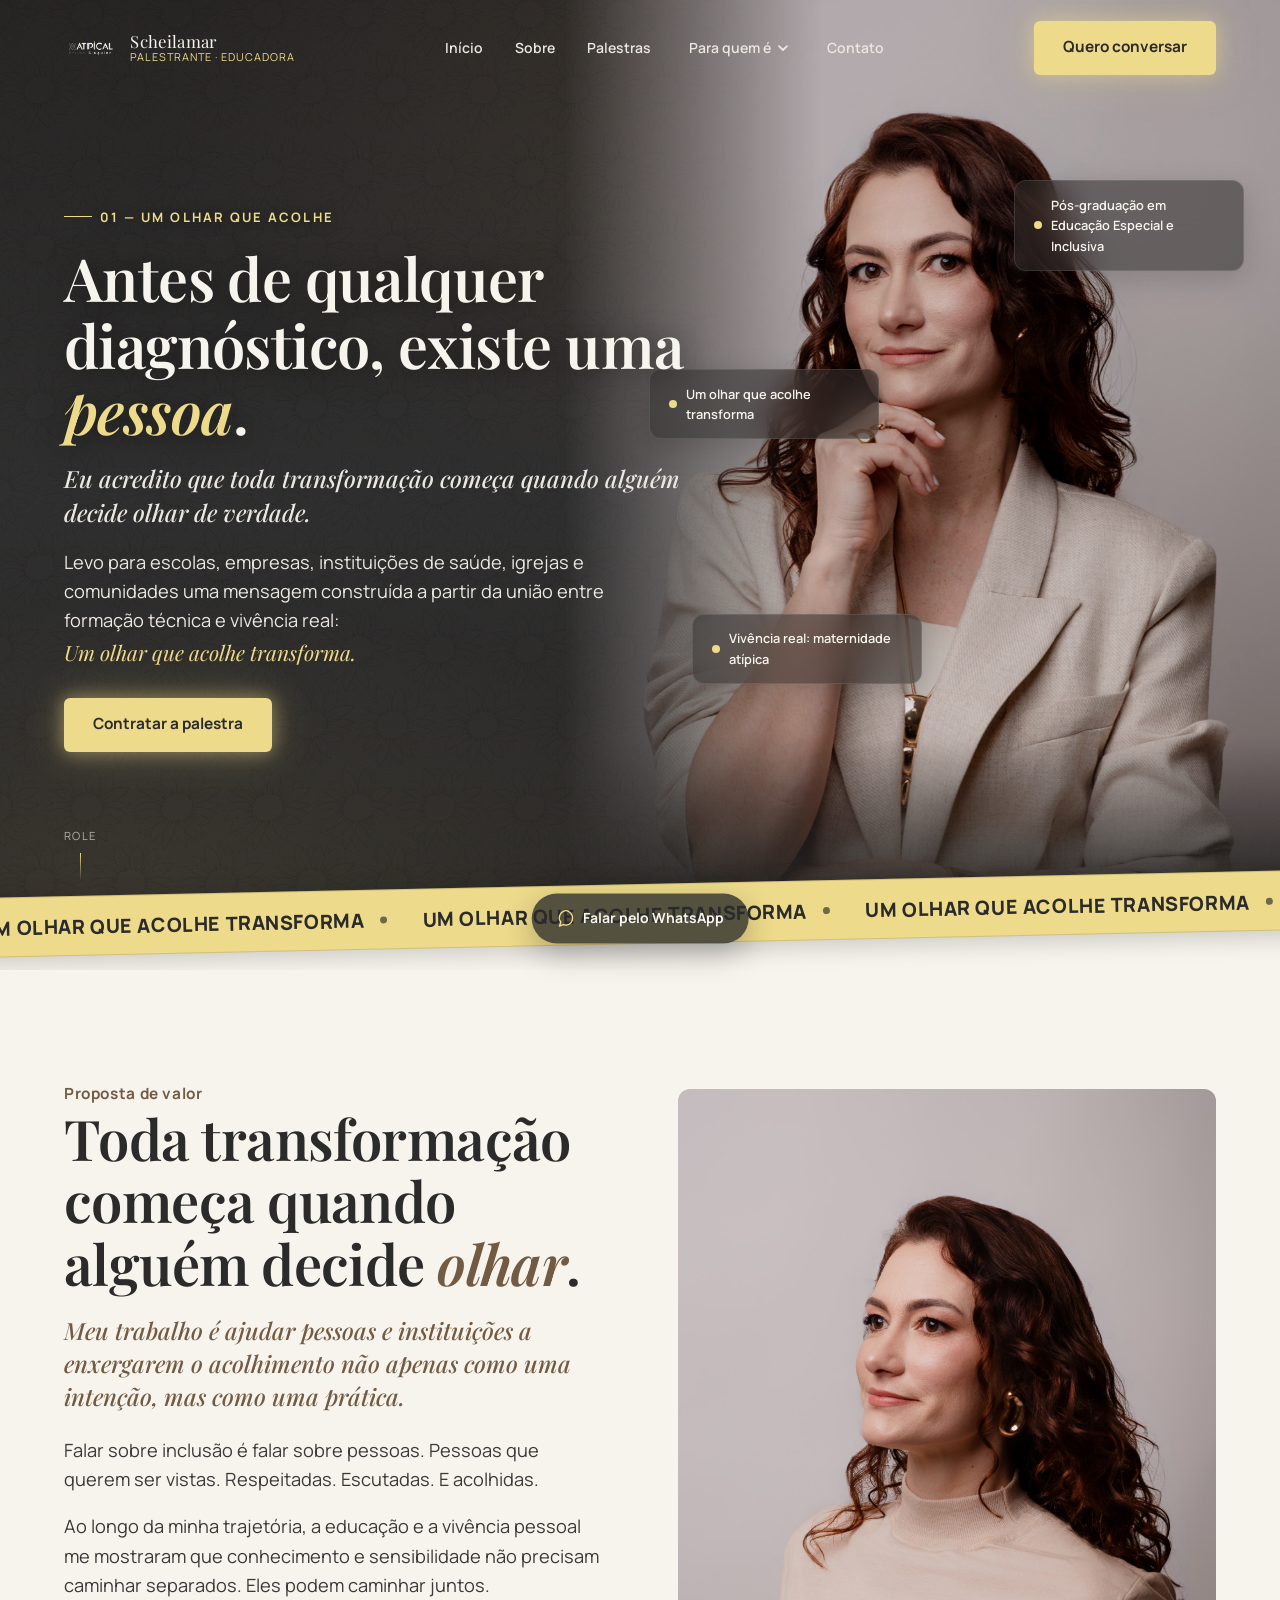
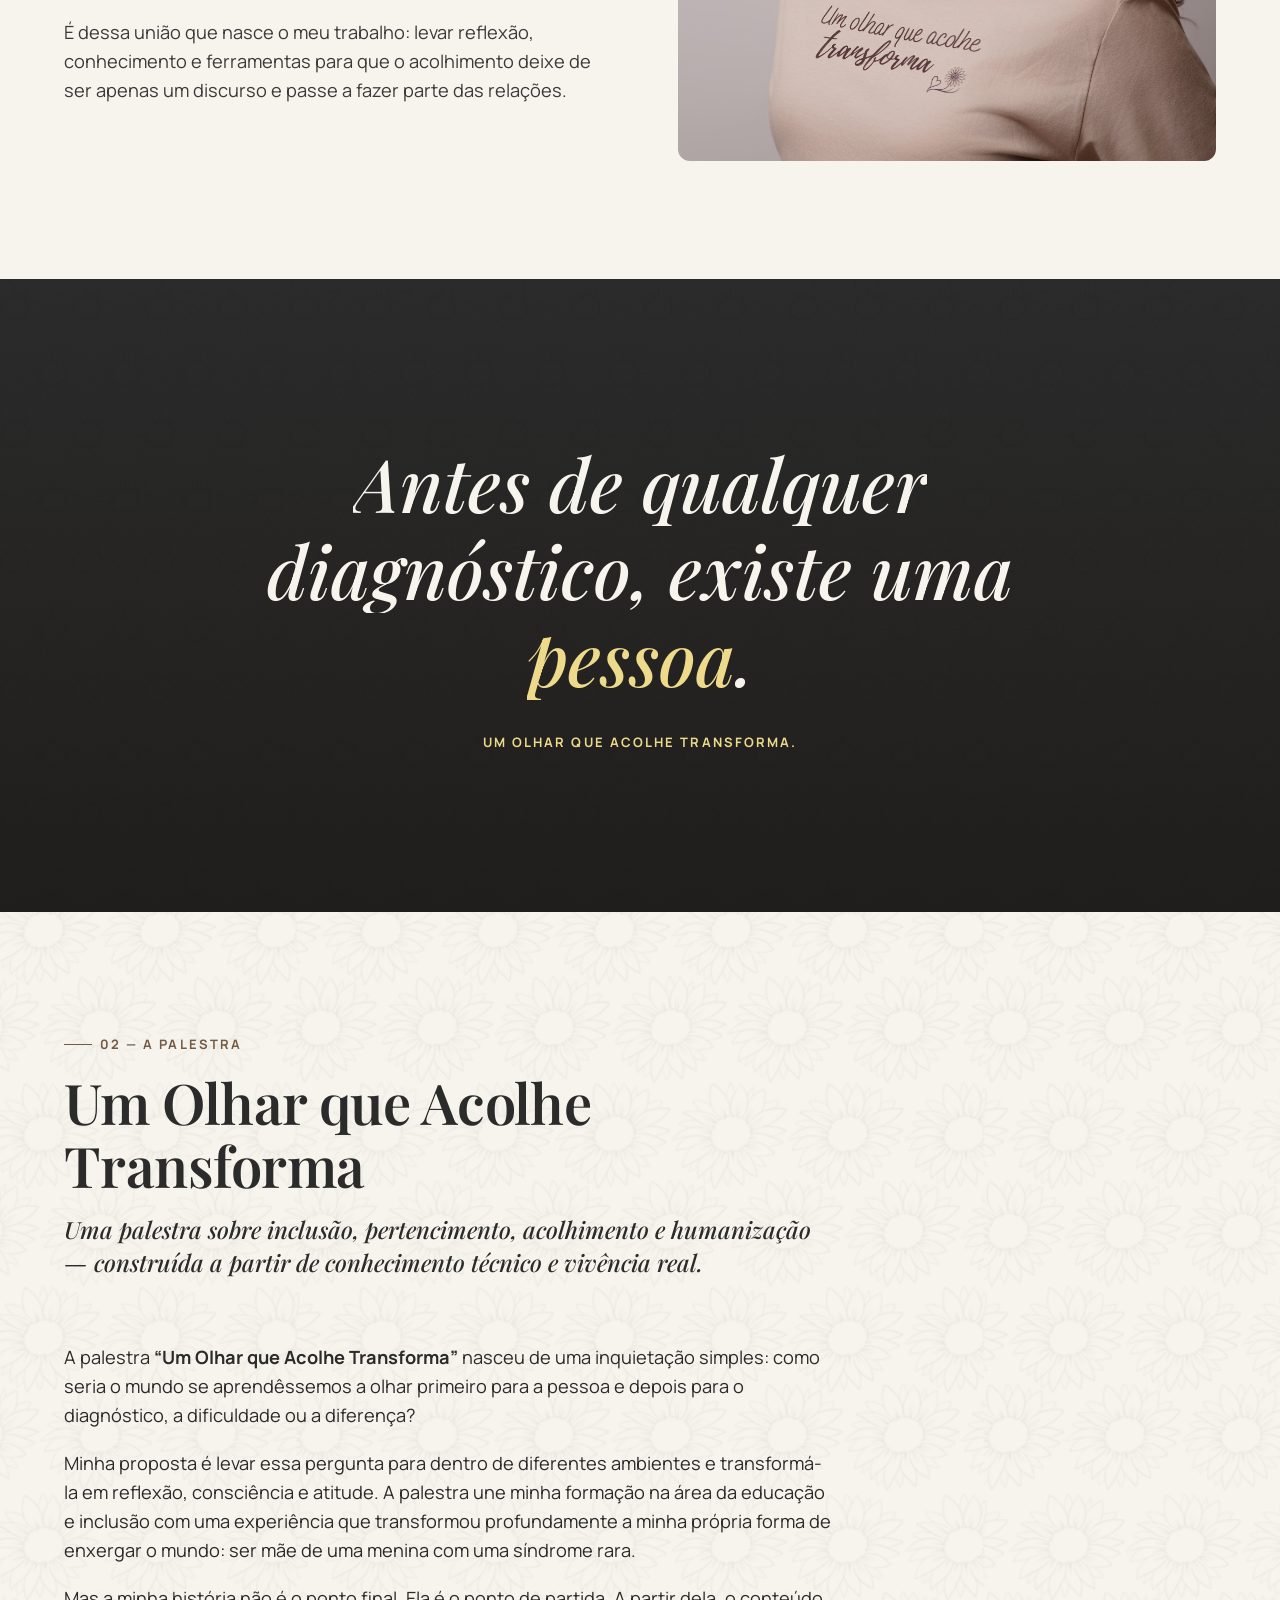
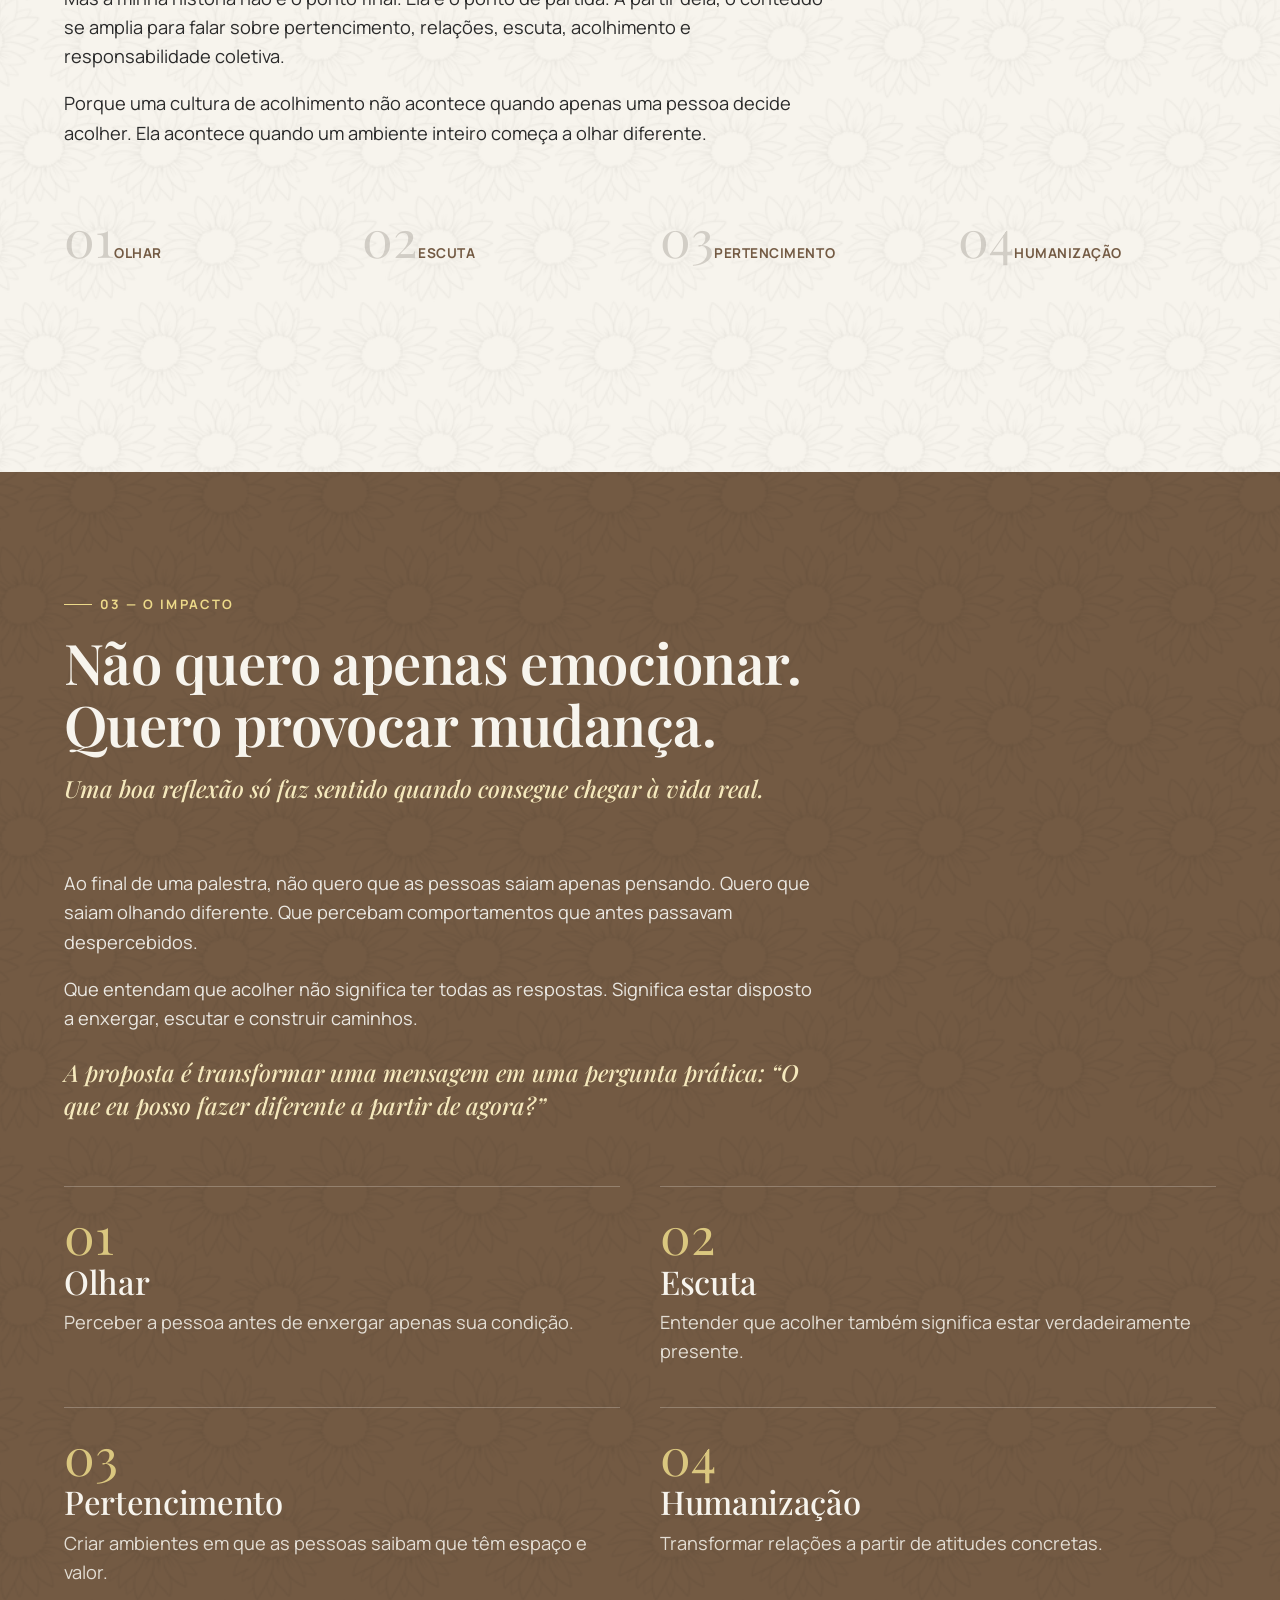
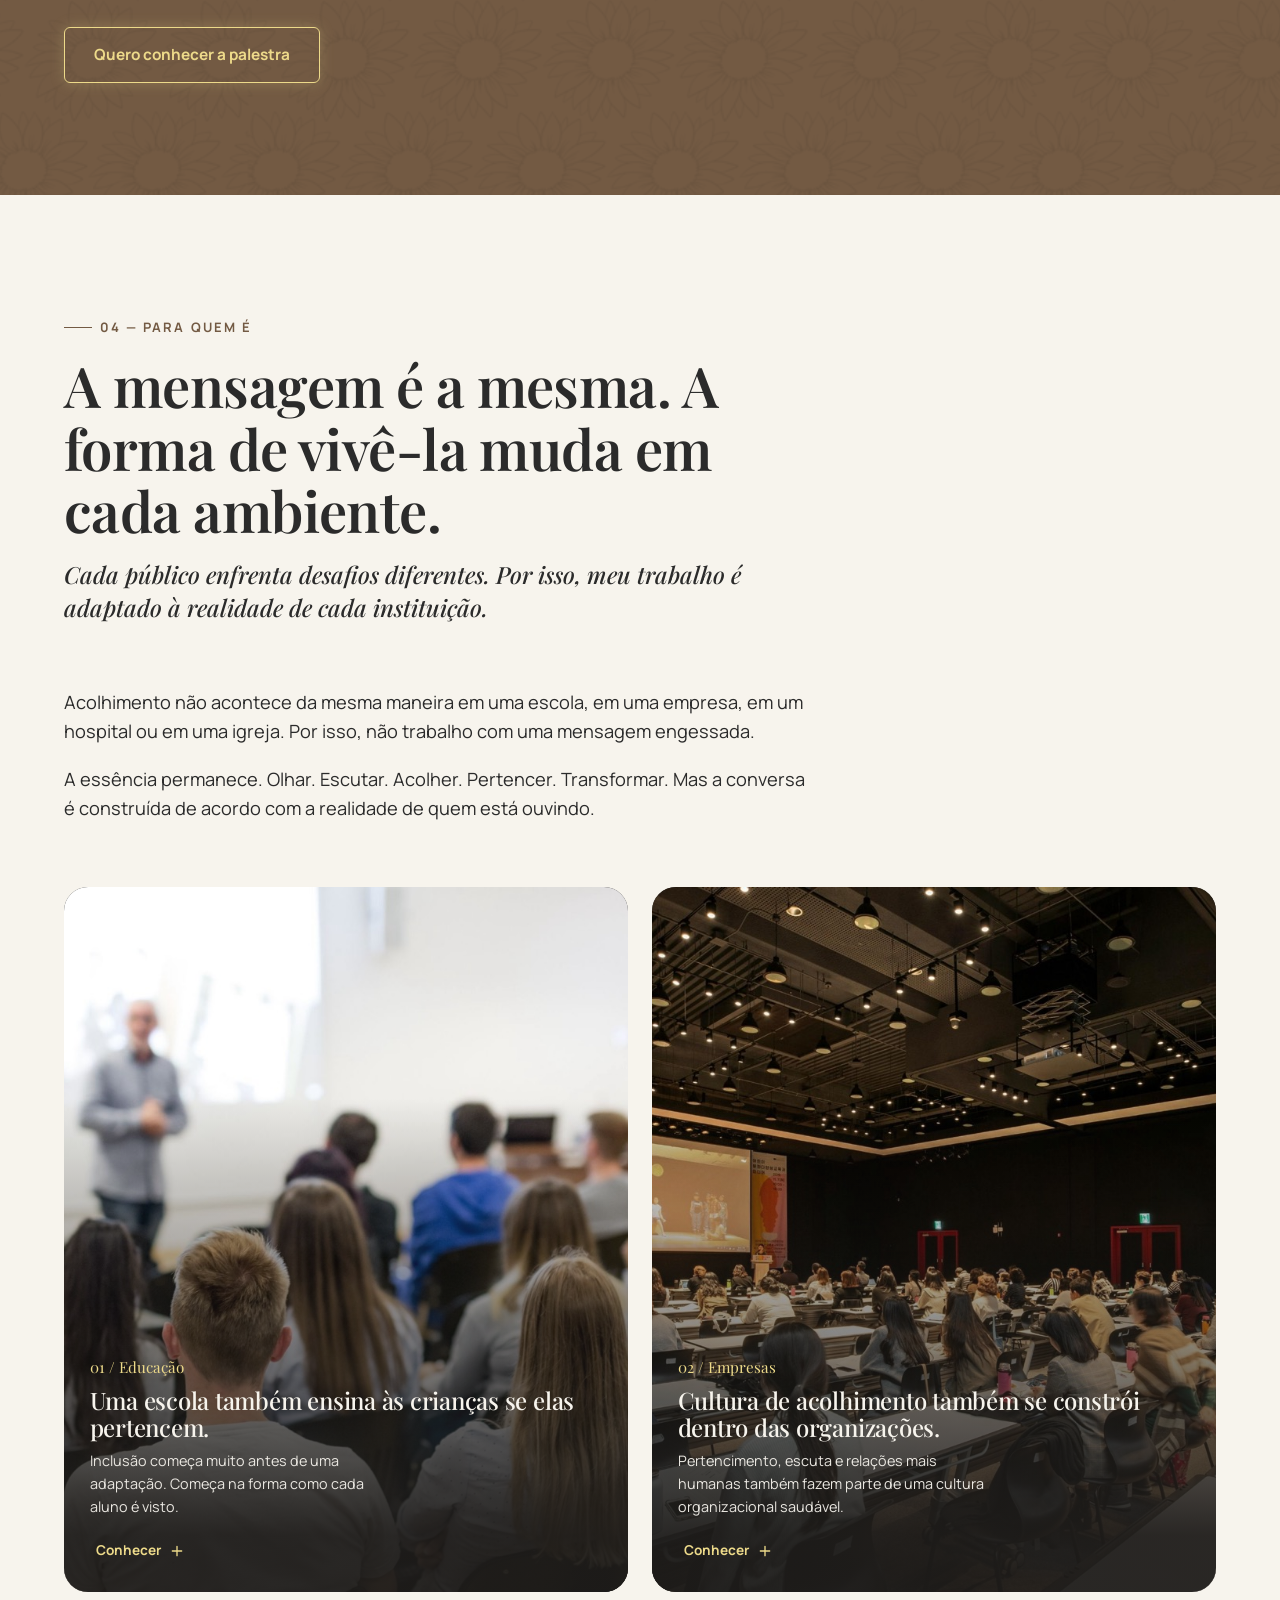
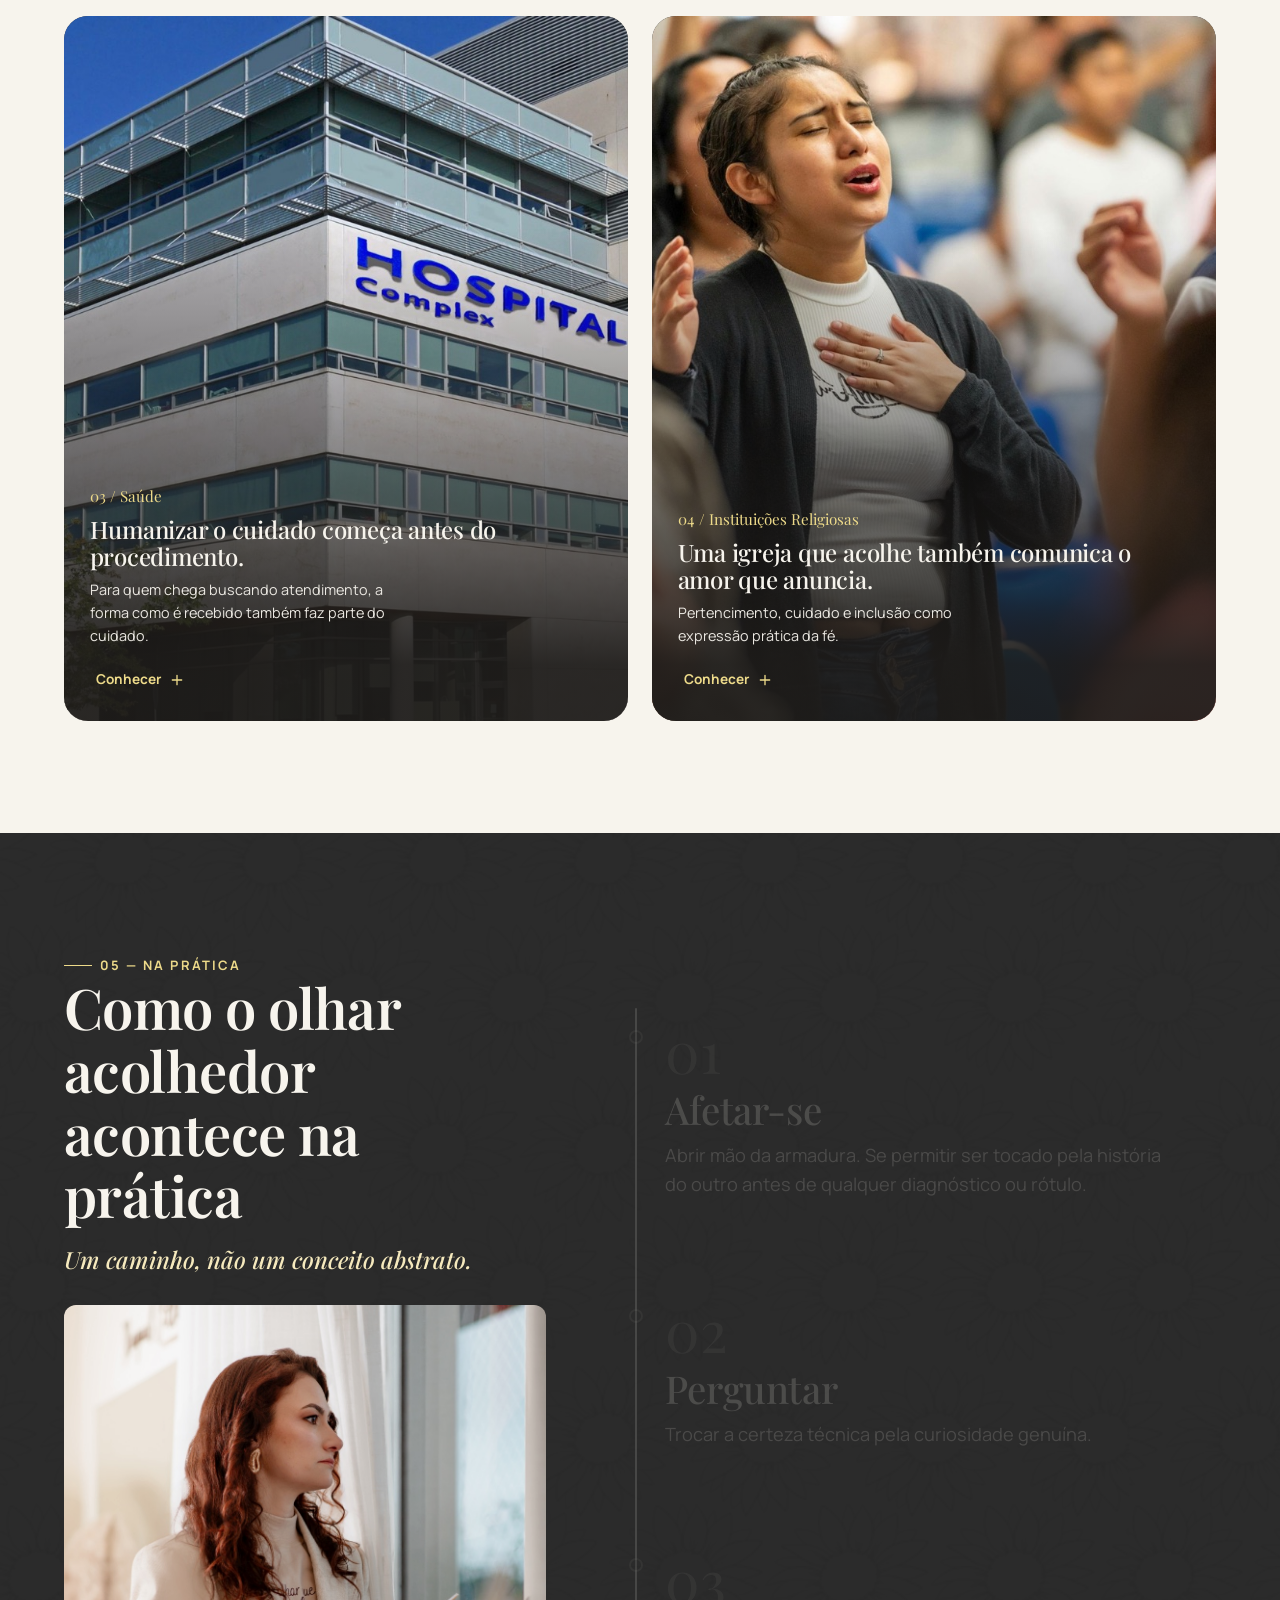
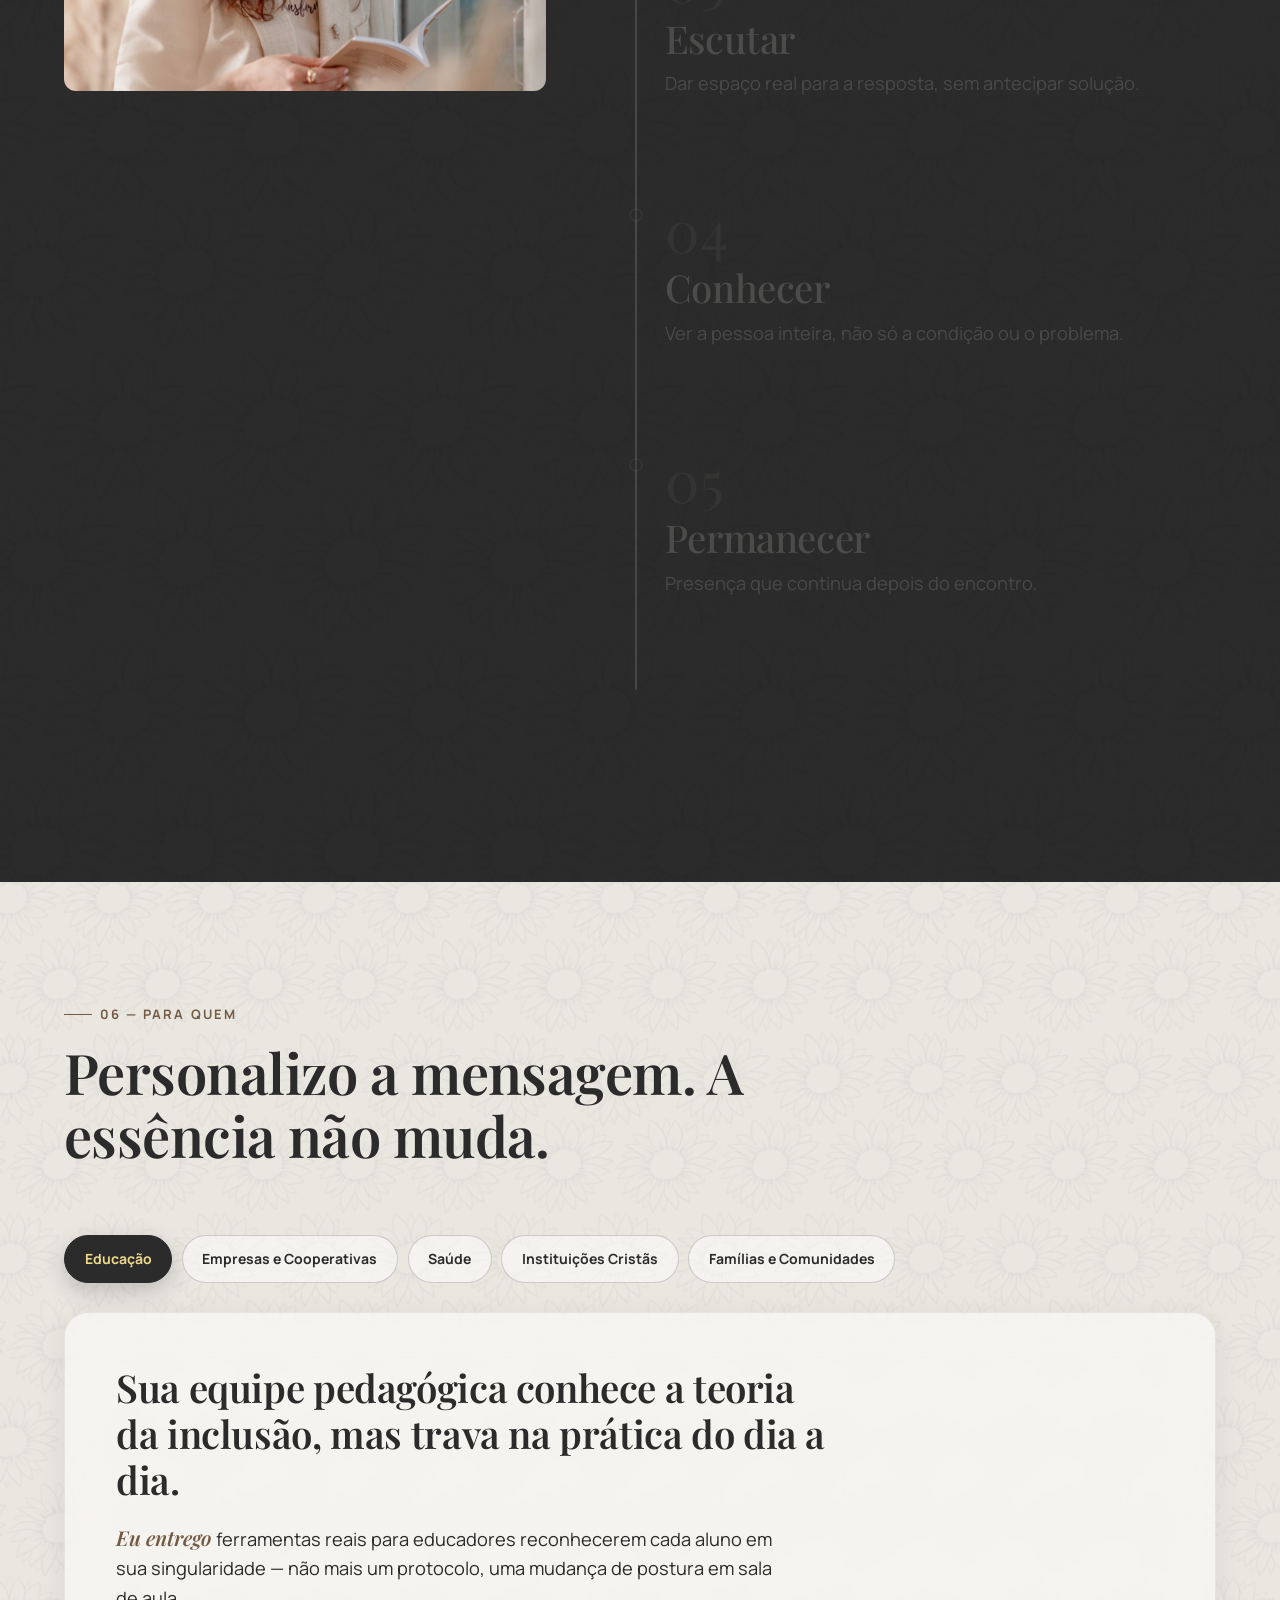
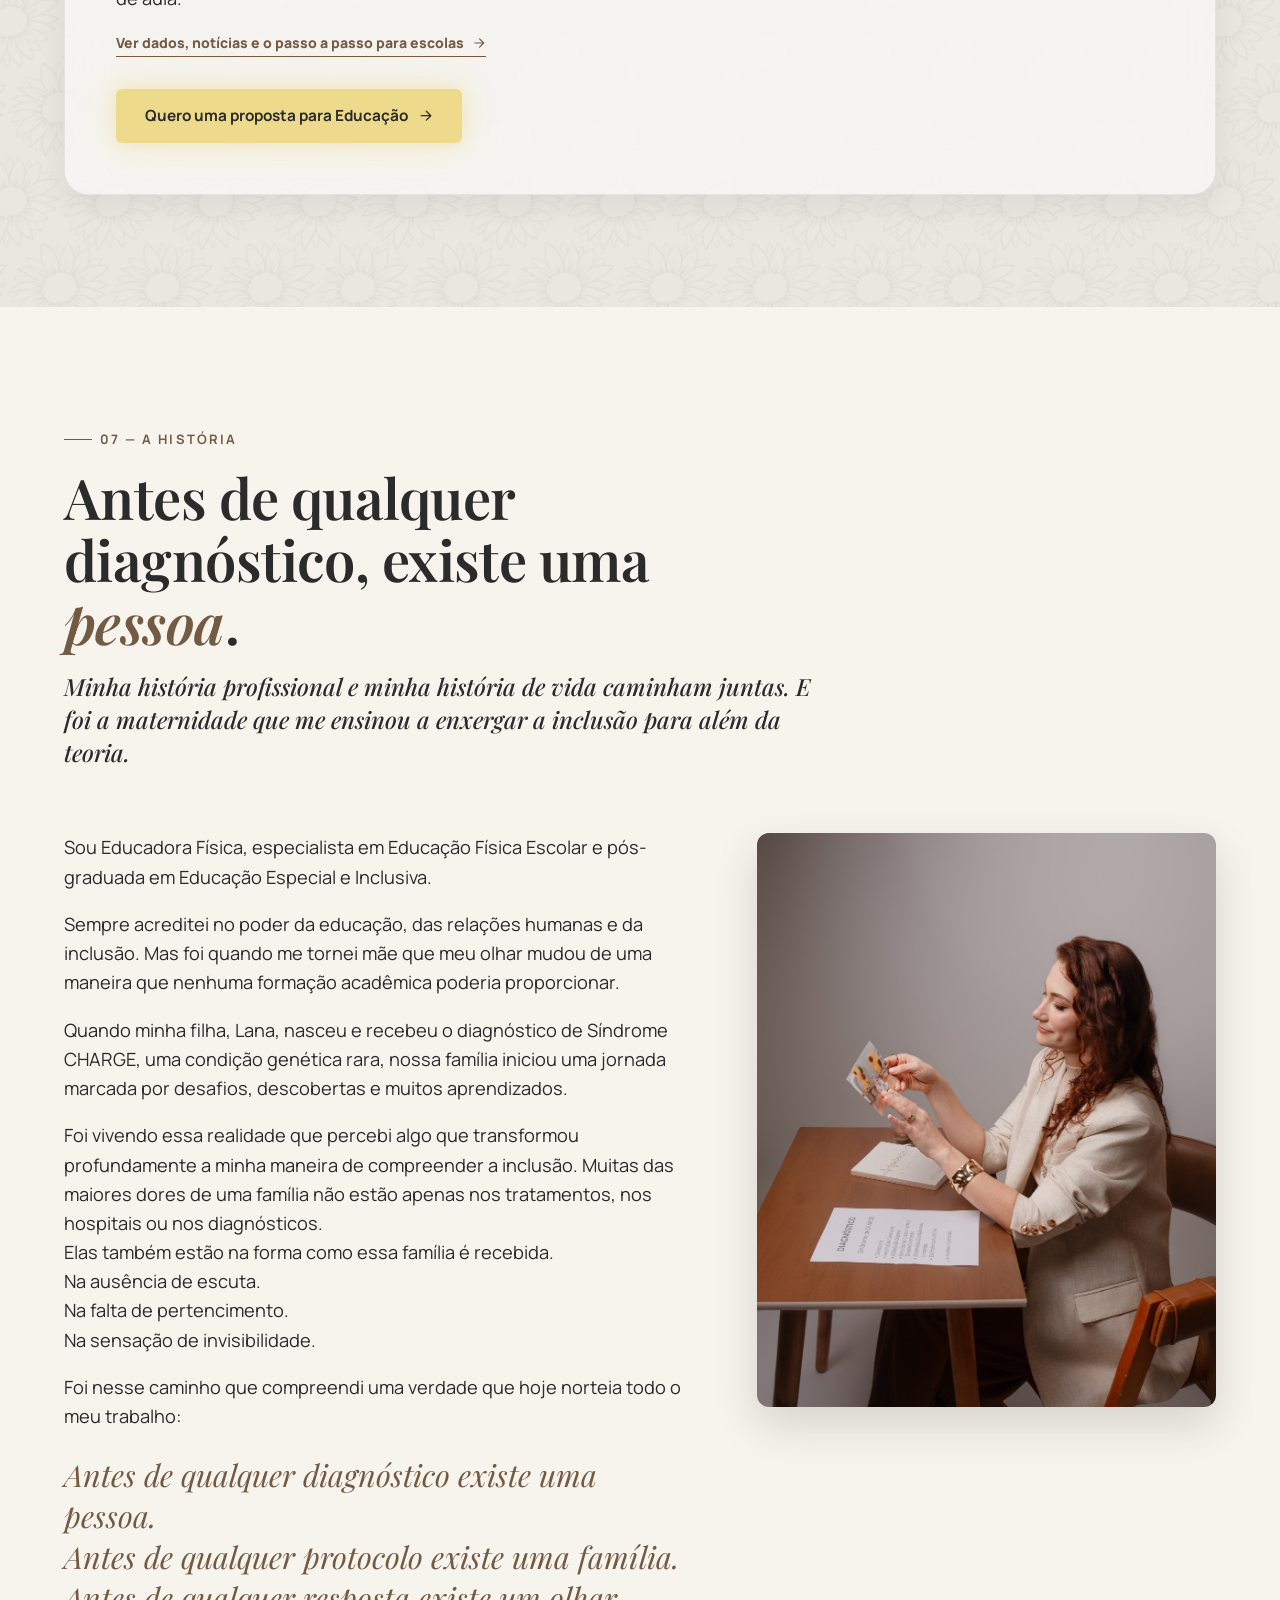
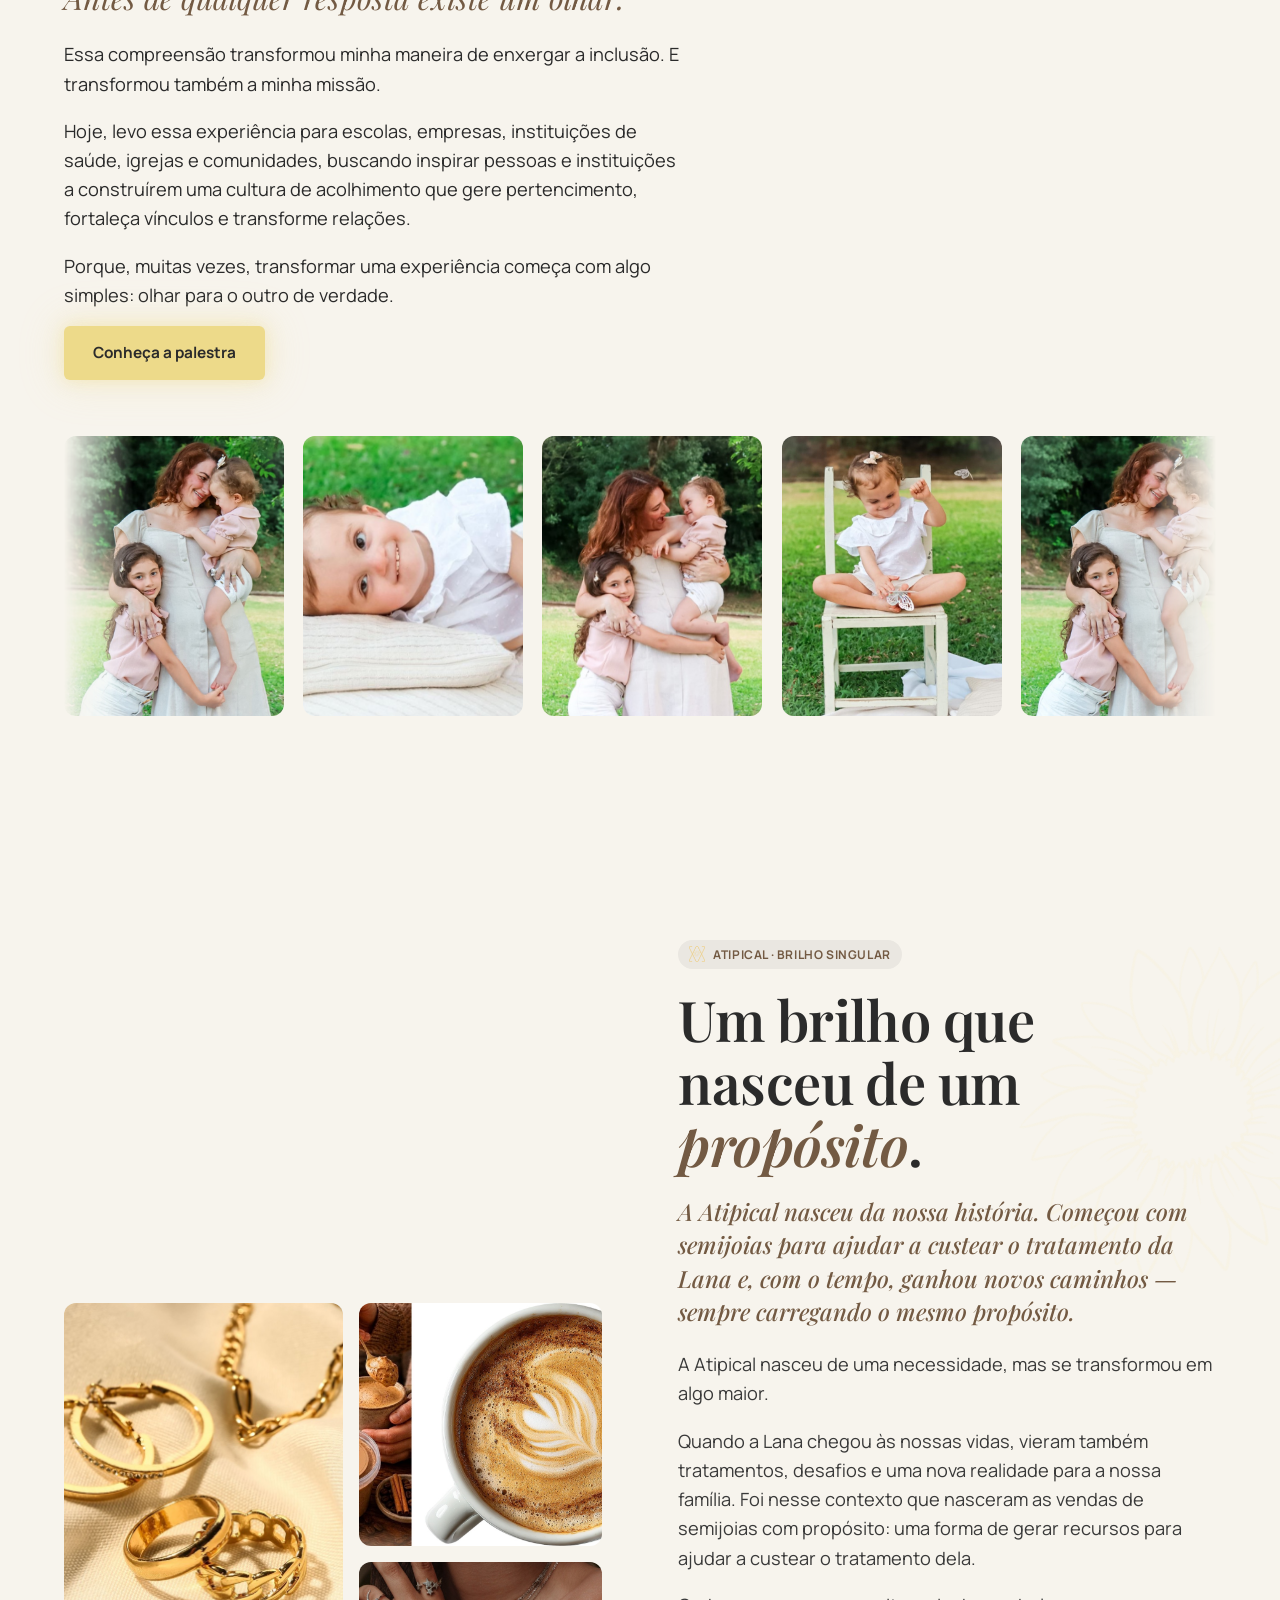
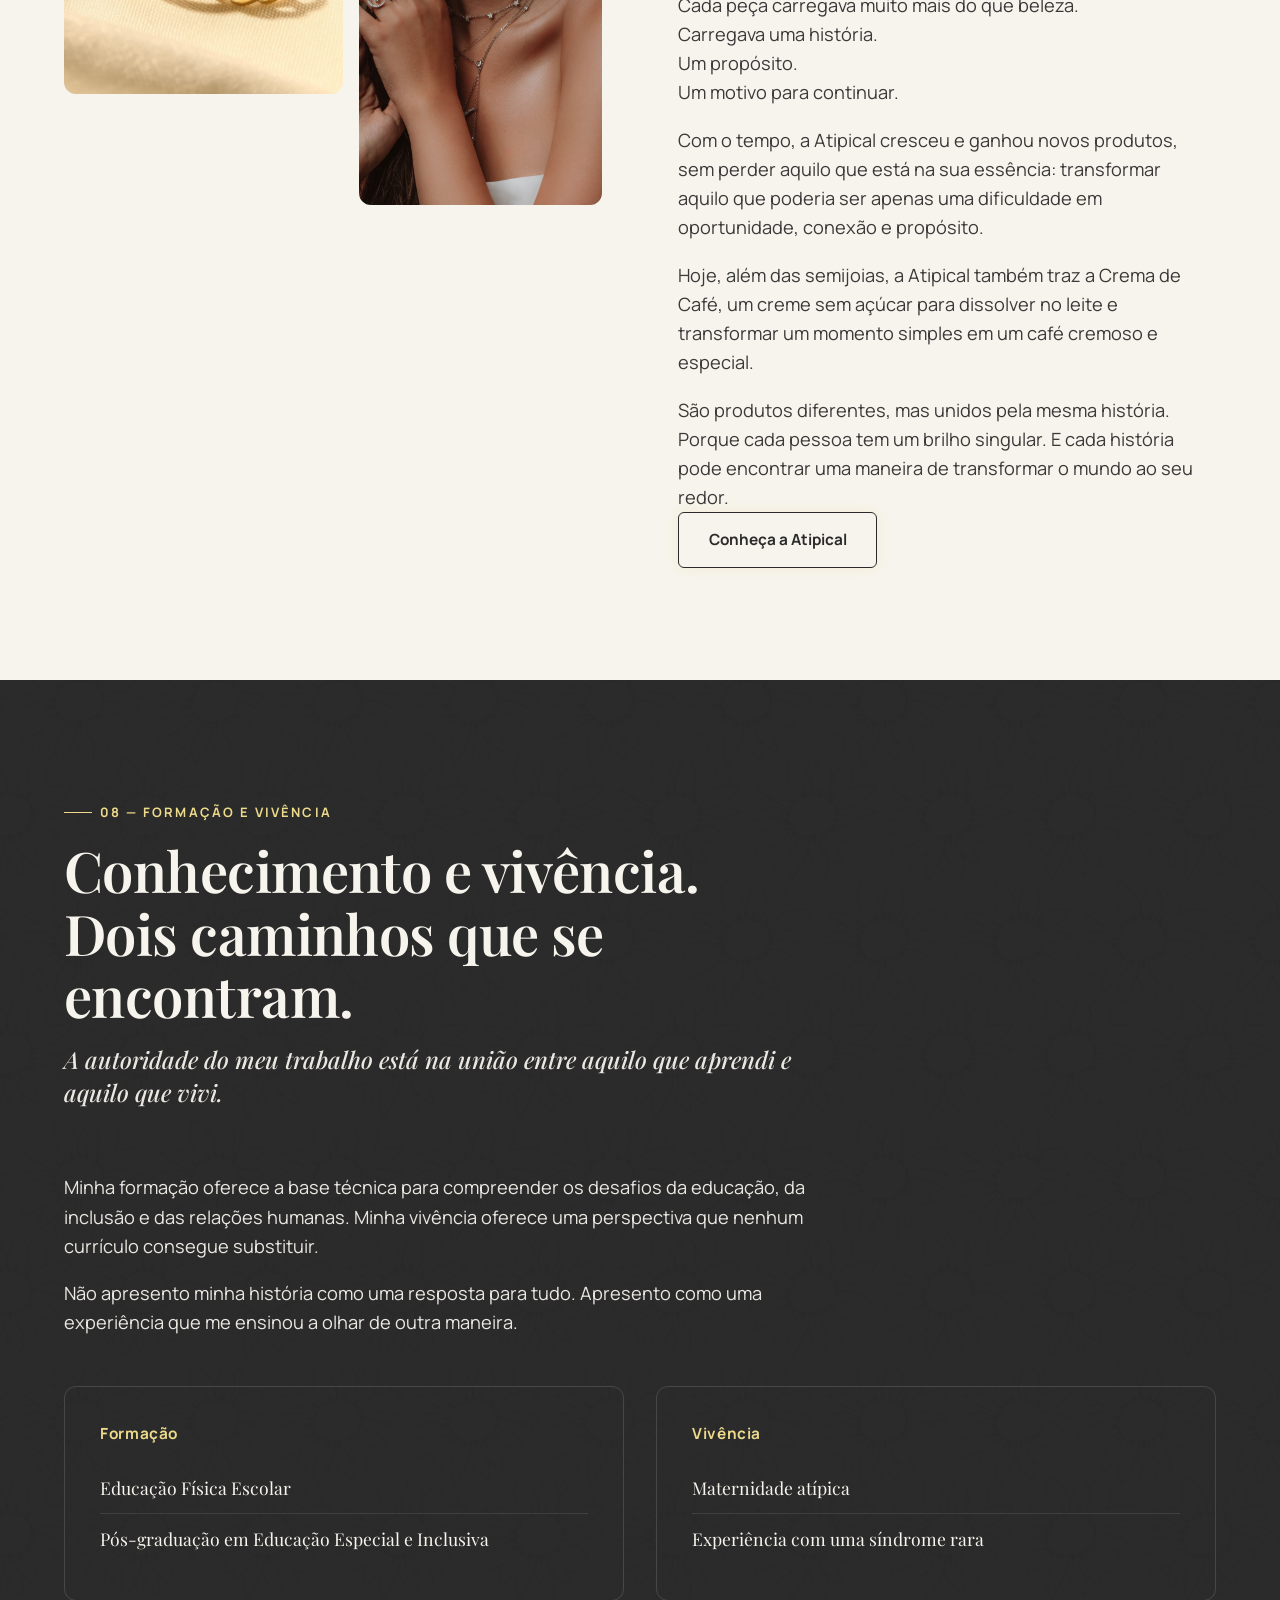
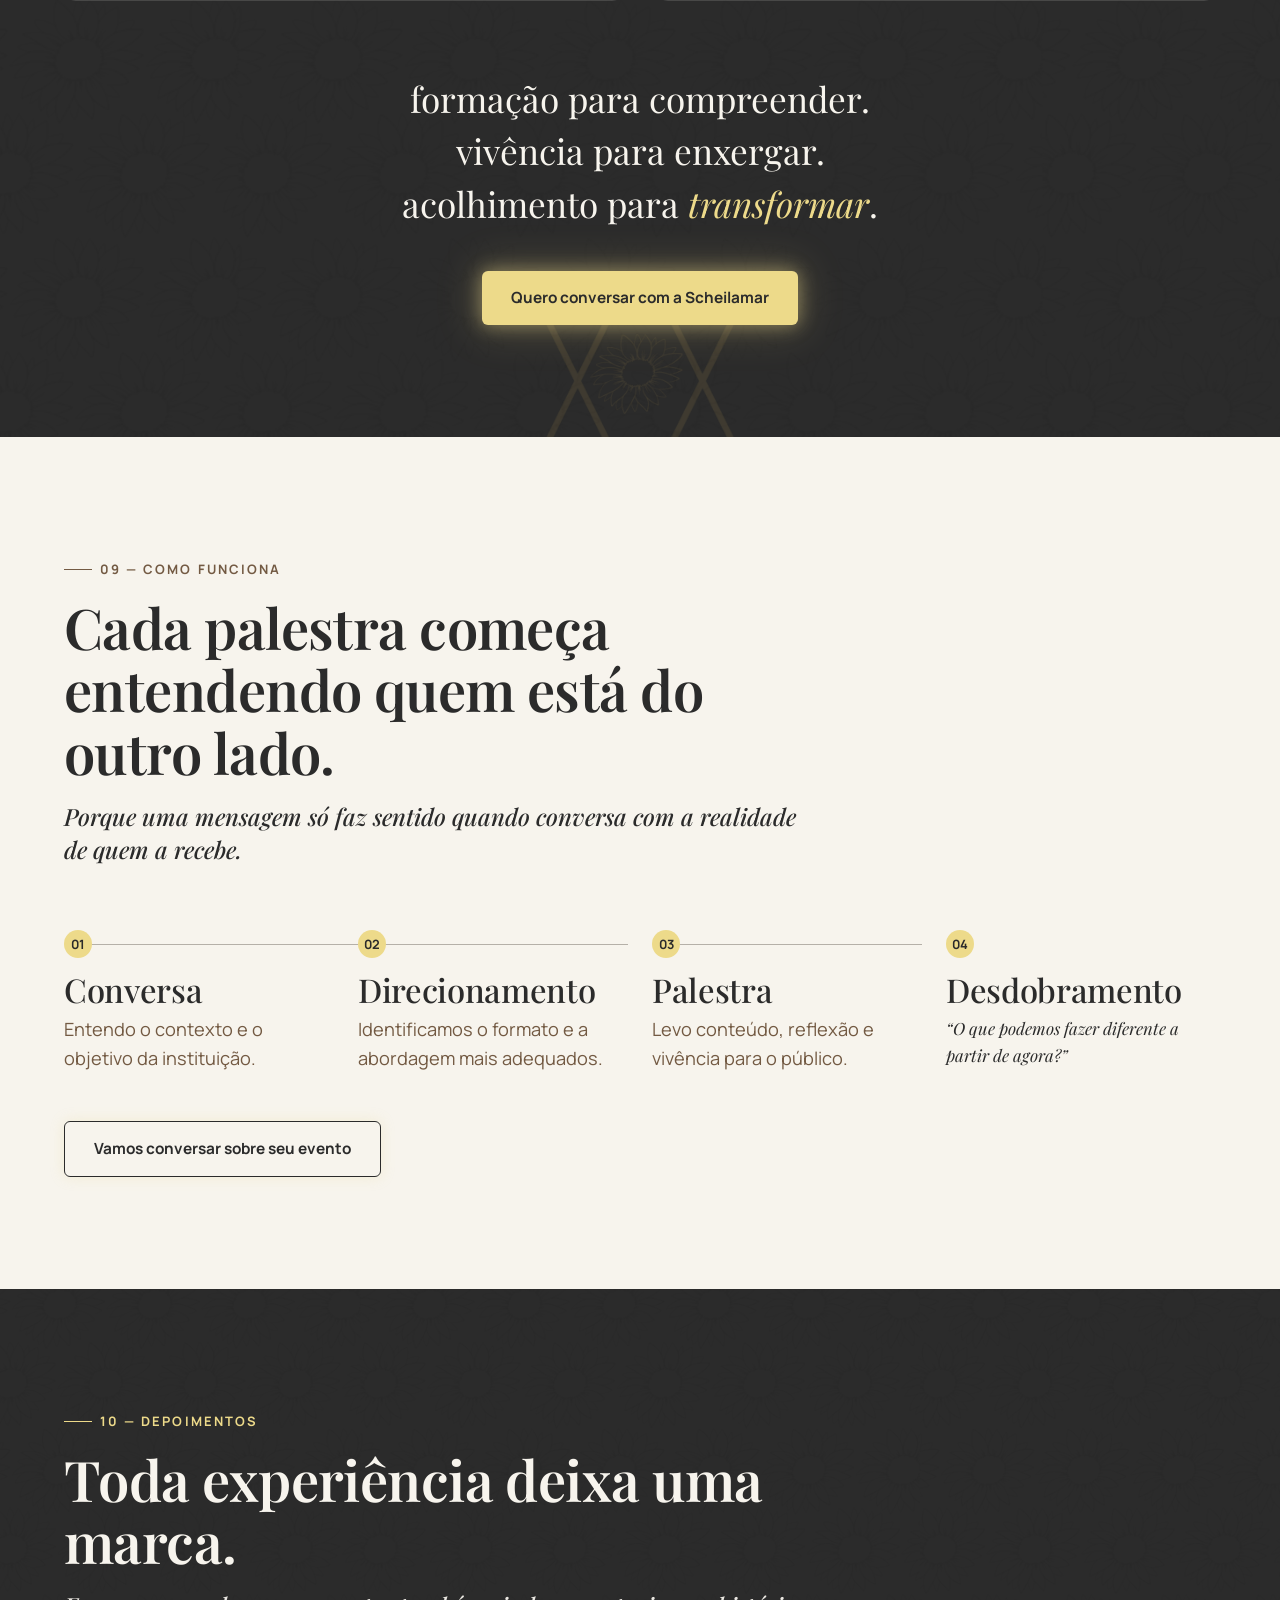
<file: index.html>
<!DOCTYPE html>
<html lang="pt-BR">
<head>
<meta charset="UTF-8">
<meta name="viewport" content="width=device-width, initial-scale=1.0">
<title>Scheilamar | Palestrante em Inclusão, Acolhimento e Humanização</title>
<meta name="description" content="Conheça Scheilamar, palestrante e educadora especialista em inclusão, acolhimento e humanização. Palestras para escolas, empresas, saúde e igrejas.">
<meta name="theme-color" content="#2B2B2B">
<link rel="icon" href="assets/img/logo-escuro.png" type="image/png">

<link rel="preconnect" href="https://fonts.googleapis.com">
<link rel="preconnect" href="https://fonts.gstatic.com" crossorigin>
<link href="https://fonts.googleapis.com/css2?family=Playfair+Display:ital,wght@0,500;0,600;0,700;1,500;1,600&family=Manrope:wght@400;500;600;700;800&display=swap" rel="stylesheet">

<link rel="preload" as="image" href="assets/img/hero-inicio.jpg" fetchpriority="high">
<link rel="stylesheet" href="css/styles.css">
</head>
<body>
<a href="#main" class="skip-link">Pular para o conteúdo</a>

<!-- ============ HEADER ============ -->
<header class="site-header" id="site-header">
  <div class="container">
    <a href="#inicio" class="brand" aria-label="Scheilamar — início">
      <img src="assets/img/logo-claro.png" alt="Atípical — Brilho Singular">
      <span class="brand-text">
        <span class="brand-name">Scheilamar</span>
        <span class="brand-role">Palestrante · Educadora</span>
      </span>
    </a>

    <nav class="main-nav" aria-label="Navegação principal">
      <ul>
        <li><a href="#inicio">Início</a></li>
        <li><a href="#sobre">Sobre</a></li>
        <li><a href="#palestra">Palestras</a></li>
        <li class="has-sub">
          <button type="button" class="sub-toggle" aria-expanded="false" aria-haspopup="true" aria-controls="sub-para-quem">Para quem é <svg viewBox="0 0 12 12" fill="none" stroke="currentColor" stroke-width="1.8" stroke-linecap="round" stroke-linejoin="round" aria-hidden="true"><path d="M2 4.2 6 8l4-3.8"/></svg></button>
          <ul class="sub-menu" id="sub-para-quem">
            <li><a href="educacao/">Educação<small>Escolas, redes de ensino e educadores</small></a></li>
            <li><a href="empresas/">Empresas<small>Liderança, clima e cultura de acolhimento</small></a></li>
            <li><a href="saude/">Saúde<small>Humanização e escuta no atendimento</small></a></li>
            <li><a href="instituicoes-religiosas/">Instituições Religiosas<small>Igrejas e comunidades de fé</small></a></li>
            <li class="sub-all"><a href="#para-quem-e">Ver todos os públicos <span aria-hidden="true">→</span></a></li>
          </ul>
        </li>
        <li><a href="#contato">Contato</a></li>
      </ul>
    </nav>

    <div class="header-actions">
      <a href="#contato" class="btn btn-primary">Quero conversar</a>
      <button class="nav-toggle" id="nav-toggle" aria-label="Abrir menu" aria-expanded="false" aria-controls="mobile-nav">
        <span></span><span></span><span></span>
      </button>
    </div>
  </div>
</header>

<nav class="mobile-nav" id="mobile-nav" aria-label="Navegação mobile">
  <a href="#inicio">Início</a>
  <a href="#sobre">Sobre</a>
  <a href="#palestra">Palestras</a>
  <div class="m-sub">
    <button type="button" class="m-sub-toggle" aria-expanded="false" aria-controls="m-sub-list">Para quem é <svg viewBox="0 0 12 12" fill="none" stroke="currentColor" stroke-width="1.8" stroke-linecap="round" stroke-linejoin="round" aria-hidden="true"><path d="M2 4.2 6 8l4-3.8"/></svg></button>
    <div class="m-sub-list" id="m-sub-list"><div>
      <a href="educacao/">Educação</a>
      <a href="empresas/">Empresas</a>
      <a href="saude/">Saúde</a>
      <a href="instituicoes-religiosas/">Instituições Religiosas</a>
      <a href="#para-quem-e">Ver todos</a>
    </div></div>
  </div>
  <a href="#contato">Contato</a>
  <a href="#contato" class="btn btn-primary">Quero conversar</a>
</nav>

<main id="main">

  <!-- ============ HERO ============ -->
  <section class="hero noise grain" id="inicio">
    <div class="hero-media">
      <img class="hero-photo" src="assets/img/hero-inicio.jpg" alt="Retrato de Scheilamar, educadora e palestrante" width="1700" height="2581" fetchpriority="high">
      <div class="floating-badge glass badge-1">
        <span class="dot" aria-hidden="true"></span>
        Pós-graduação em Educação Especial e Inclusiva
      </div>
      <div class="floating-badge glass badge-2">
        <span class="dot" aria-hidden="true"></span>
        Vivência real: maternidade atípica
      </div>
      <div class="floating-badge glass badge-3">
        <span class="dot" aria-hidden="true"></span>
        Um olhar que acolhe transforma
      </div>
    </div>

    <div class="container hero-grid">
      <div class="hero-text">
        <p class="eyebrow">01 — Um olhar que acolhe</p>
        <h1>Antes de qualquer diagnóstico, existe uma <em class="accent">pessoa</em>.</h1>
        <p class="lede hero-in hero-in-1">Eu acredito que toda transformação começa quando alguém decide olhar de verdade.</p>
        <p class="copy copy--on-dark hero-in hero-in-2">
          Levo para escolas, empresas, instituições de saúde, igrejas e comunidades uma mensagem construída a partir da união entre formação técnica e vivência real:<br>
          <span class="hero-signature">Um olhar que acolhe transforma.</span>
        </p>
        <div class="hero-ctas hero-in hero-in-3">
          <a href="#contato" class="btn btn-primary">Contratar a palestra</a>
        </div>
      </div>
    </div>

    <div class="hero-scroll-cue" aria-hidden="true">
      <span>Role</span>
      <span class="line"></span>
    </div>
  </section>

  <!-- ============ FAIXA / MARQUEE ============ -->
  <div class="marquee-wrap">
    <div class="marquee" aria-hidden="true">
      <div class="marquee-track">
        <span class="marquee-item">Um olhar que acolhe transforma<span class="dot"></span></span>
        <span class="marquee-item">Um olhar que acolhe transforma<span class="dot"></span></span>
        <span class="marquee-item">Um olhar que acolhe transforma<span class="dot"></span></span>
        <span class="marquee-item">Um olhar que acolhe transforma<span class="dot"></span></span>
        <span class="marquee-item">Um olhar que acolhe transforma<span class="dot"></span></span>
        <span class="marquee-item">Um olhar que acolhe transforma<span class="dot"></span></span>
        <span class="marquee-item">Um olhar que acolhe transforma<span class="dot"></span></span>
        <span class="marquee-item">Um olhar que acolhe transforma<span class="dot"></span></span>
        <span class="marquee-item">Um olhar que acolhe transforma<span class="dot"></span></span>
        <span class="marquee-item">Um olhar que acolhe transforma<span class="dot"></span></span>
        <span class="marquee-item">Um olhar que acolhe transforma<span class="dot"></span></span>
        <span class="marquee-item">Um olhar que acolhe transforma<span class="dot"></span></span>
      </div>
    </div>
  </div>

  <!-- ============ APRESENTAÇÃO ============ -->
  <section class="section bg-offwhite" id="apresentacao">
    <div class="container split">
      <div class="split-text reveal">
        <p class="section-kicker">Proposta de valor</p>
        <h2>Toda transformação começa quando alguém decide <em class="accent-brown">olhar</em>.</h2>
        <p class="lede">Meu trabalho é ajudar pessoas e instituições a enxergarem o acolhimento não apenas como uma intenção, mas como uma prática.</p>
        <div class="copy">
          <p>Falar sobre inclusão é falar sobre pessoas. Pessoas que querem ser vistas. Respeitadas. Escutadas. E acolhidas.</p>
          <p>Ao longo da minha trajetória, a educação e a vivência pessoal me mostraram que conhecimento e sensibilidade não precisam caminhar separados. Eles podem caminhar juntos.</p>
          <p>É dessa união que nasce o meu trabalho: levar reflexão, conhecimento e ferramentas para que o acolhimento deixe de ser apenas um discurso e passe a fazer parte das relações.</p>
        </div>
        <a href="#palestra" class="btn-ghost reveal" style="margin-top:1.5rem; display:inline-block;">Conhecer a palestra →</a>
      </div>
      <div class="split-media reveal reveal-delay-1">
        <img src="assets/img/proposta-de-valor.jpg" alt="Scheilamar de perfil, usando a camiseta com a frase Um olhar que acolhe transforma" loading="lazy" width="1002" height="1500">
      </div>
    </div>
  </section>

  <!-- ============ MANIFESTO ============ -->
  <section class="manifesto noise">
    <div class="container">
      <p class="manifesto-text split-words reveal" data-split>Antes de qualquer diagnóstico, existe uma <em class="accent">pessoa</em>.</p>
      <p class="manifesto-sub reveal reveal-delay-1">Um olhar que acolhe transforma.</p>
    </div>
  </section>

  <!-- ============ A PALESTRA ============ -->
  <section class="section bg-offwhite noise noise--light" id="palestra">
    <div class="container">
      <div class="section-head reveal">
        <p class="eyebrow eyebrow--dark">02 — A palestra</p>
        <h2>Um Olhar que Acolhe Transforma</h2>
        <p class="lede">Uma palestra sobre inclusão, pertencimento, acolhimento e humanização — construída a partir de conhecimento técnico e vivência real.</p>
      </div>
      <div class="copy reveal" style="max-width:70ch;">
        <p>A palestra <strong>“Um Olhar que Acolhe Transforma”</strong> nasceu de uma inquietação simples: como seria o mundo se aprendêssemos a olhar primeiro para a pessoa e depois para o diagnóstico, a dificuldade ou a diferença?</p>
        <p>Minha proposta é levar essa pergunta para dentro de diferentes ambientes e transformá-la em reflexão, consciência e atitude. A palestra une minha formação na área da educação e inclusão com uma experiência que transformou profundamente a minha própria forma de enxergar o mundo: ser mãe de uma menina com uma síndrome rara.</p>
        <p>Mas a minha história não é o ponto final. Ela é o ponto de partida. A partir dela, o conteúdo se amplia para falar sobre pertencimento, relações, escuta, acolhimento e responsabilidade coletiva.</p>
        <p>Porque uma cultura de acolhimento não acontece quando apenas uma pessoa decide acolher. Ela acontece quando um ambiente inteiro começa a olhar diferente.</p>
      </div>

      <div class="pillars reveal reveal-delay-1">
        <div class="pillar"><span class="pillar-num">01</span><span class="pillar-label">Olhar</span></div>
        <div class="pillar"><span class="pillar-num">02</span><span class="pillar-label">Escuta</span></div>
        <div class="pillar"><span class="pillar-num">03</span><span class="pillar-label">Pertencimento</span></div>
        <div class="pillar"><span class="pillar-num">04</span><span class="pillar-label">Humanização</span></div>
      </div>

      <a href="#contato" class="btn btn-primary btn-wrap reveal" style="margin-top:2.5rem;">Quero levar essa mensagem<br class="br-mobile"> para minha instituição</a>
    </div>
  </section>

  <!-- ============ O QUE A PALESTRA PROVOCA ============ -->
  <section class="section provoke noise">
    <div class="container">
      <div class="section-head reveal">
        <p class="eyebrow">03 — O impacto</p>
        <h2>Não quero apenas emocionar. Quero provocar mudança.</h2>
        <p class="lede">Uma boa reflexão só faz sentido quando consegue chegar à vida real.</p>
      </div>
      <div class="copy copy--on-dark reveal" style="max-width:68ch; margin-bottom:1rem;">
        <p>Ao final de uma palestra, não quero que as pessoas saiam apenas pensando. Quero que saiam olhando diferente. Que percebam comportamentos que antes passavam despercebidos.</p>
        <p>Que entendam que acolher não significa ter todas as respostas. Significa estar disposto a enxergar, escutar e construir caminhos.</p>
        <p class="lede" style="margin-top:1.4rem;">A proposta é transformar uma mensagem em uma pergunta prática: <em>“O que eu posso fazer diferente a partir de agora?”</em></p>
      </div>

      <div class="provoke-grid">
        <div class="provoke-item reveal">
          <span class="pillar-num">01</span>
          <h3>Olhar</h3>
          <p>Perceber a pessoa antes de enxergar apenas sua condição.</p>
        </div>
        <div class="provoke-item reveal reveal-delay-1">
          <span class="pillar-num">02</span>
          <h3>Escuta</h3>
          <p>Entender que acolher também significa estar verdadeiramente presente.</p>
        </div>
        <div class="provoke-item reveal">
          <span class="pillar-num">03</span>
          <h3>Pertencimento</h3>
          <p>Criar ambientes em que as pessoas saibam que têm espaço e valor.</p>
        </div>
        <div class="provoke-item reveal reveal-delay-1">
          <span class="pillar-num">04</span>
          <h3>Humanização</h3>
          <p>Transformar relações a partir de atitudes concretas.</p>
        </div>
      </div>

      <a href="#para-quem-e" class="btn btn-secondary reveal" style="margin-top:2.5rem;">Quero conhecer a palestra</a>
    </div>
  </section>

  <!-- ============ PARA QUEM É ============ -->
  <section class="section bg-offwhite" id="para-quem-e">
    <div class="container">
      <div class="section-head reveal">
        <p class="eyebrow eyebrow--dark">04 — Para quem é</p>
        <h2>A mensagem é a mesma. A forma de vivê-la muda em cada ambiente.</h2>
        <p class="lede">Cada público enfrenta desafios diferentes. Por isso, meu trabalho é adaptado à realidade de cada instituição.</p>
      </div>
      <div class="copy reveal" style="max-width:68ch;">
        <p>Acolhimento não acontece da mesma maneira em uma escola, em uma empresa, em um hospital ou em uma igreja. Por isso, não trabalho com uma mensagem engessada.</p>
        <p>A essência permanece. Olhar. Escutar. Acolher. Pertencer. Transformar. Mas a conversa é construída de acordo com a realidade de quem está ouvindo.</p>
      </div>

      <div class="audience-grid">

        <article class="audience-card reveal" data-audience-card data-tipo="Escola">
          <div class="audience-card-img"><img src="assets/img/card-educacao.jpg" alt="Sala de aula durante uma palestra sobre educação e inclusão" loading="lazy" width="1600" height="900"></div>
          <div class="audience-card-icon" aria-hidden="true">
            <svg viewBox="0 0 24 24" fill="none" stroke="currentColor" stroke-width="1.6" stroke-linecap="round" stroke-linejoin="round"><path d="M2 9.5 12 5l10 4.5-10 4.5-10-4.5Z"/><path d="M6 11.5v4.5c0 1.4 2.7 3 6 3s6-1.6 6-3v-4.5"/><path d="M21 9.5v6"/></svg>
          </div>
          <div class="audience-card-body">
            <span class="audience-card-num">01 / Educação</span>
            <h3 class="audience-card-title">Uma escola também ensina às crianças se elas pertencem.</h3>
            <p class="audience-card-hook">Inclusão começa muito antes de uma adaptação. Começa na forma como cada aluno é visto.</p>
            <button class="audience-toggle" type="button" aria-expanded="false">
              Conhecer
              <svg viewBox="0 0 24 24" fill="none" stroke="currentColor" stroke-width="2" stroke-linecap="round"><path d="M12 5v14M5 12h14"/></svg>
            </button>
            <div class="audience-detail"><div><div class="audience-detail-inner">
              <p>A escola pode ser um dos primeiros lugares onde uma criança descobre o que significa pertencer. E também pode ser um dos primeiros lugares onde ela percebe que é diferente.</p>
              <p>Minha formação em Educação Física Escolar e minha pós-graduação em Educação Especial e Inclusiva fazem parte dessa conversa. Mas a proposta vai além da teoria: é olhar para a realidade do educador e construir uma reflexão que possa chegar à prática.</p>
              <p>Para professores, equipes pedagógicas, gestores e comunidades escolares, a palestra aborda o acolhimento como parte da construção de uma escola em que cada pessoa possa ser vista, respeitada e incluída.</p>
              <a href="#contato" class="btn btn-sm btn-secondary--on-light" data-cta-tipo="Escola">Quero conversar sobre uma palestra para minha escola</a>
              <a href="educacao/" class="audience-more">Ver a página para escolas →</a>
            </div></div></div>
          </div>
        </article>

        <article class="audience-card reveal reveal-delay-1" data-audience-card data-tipo="Empresa">
          <div class="audience-card-img"><img src="assets/img/card-empresa.jpg" alt="Equipe reunida em uma palestra corporativa" loading="lazy" width="1600" height="900"></div>
          <div class="audience-card-icon" aria-hidden="true">
            <svg viewBox="0 0 24 24" fill="none" stroke="currentColor" stroke-width="1.6" stroke-linecap="round" stroke-linejoin="round"><rect x="3" y="7.5" width="18" height="12" rx="1.5"/><path d="M8 7.5V6a2 2 0 0 1 2-2h4a2 2 0 0 1 2 2v1.5"/><path d="M3 13h18"/></svg>
          </div>
          <div class="audience-card-body">
            <span class="audience-card-num">02 / Empresas</span>
            <h3 class="audience-card-title">Cultura de acolhimento também se constrói dentro das organizações.</h3>
            <p class="audience-card-hook">Pertencimento, escuta e relações mais humanas também fazem parte de uma cultura organizacional saudável.</p>
            <button class="audience-toggle" type="button" aria-expanded="false">
              Conhecer
              <svg viewBox="0 0 24 24" fill="none" stroke="currentColor" stroke-width="2" stroke-linecap="round"><path d="M12 5v14M5 12h14"/></svg>
            </button>
            <div class="audience-detail"><div><div class="audience-detail-inner">
              <p>Uma empresa é feita de pessoas. E a forma como essas pessoas são vistas, ouvidas e tratadas influencia diretamente as relações que acontecem todos os dias.</p>
              <p>Minha palestra leva o tema do acolhimento para o ambiente organizacional de maneira prática e conectada à realidade das equipes. A conversa pode ser adaptada para momentos de formação, desenvolvimento de equipes, liderança e ações como a SIPAT.</p>
              <p>O objetivo não é transformar acolhimento em discurso corporativo. É mostrar que pequenas mudanças na forma de olhar, escutar e se relacionar podem produzir mudanças importantes na cultura de um ambiente.</p>
              <a href="#contato" class="btn btn-sm btn-secondary--on-light" data-cta-tipo="Empresa">Quero conversar sobre uma palestra para minha equipe</a>
              <a href="empresas/" class="audience-more">Ver a página para empresas →</a>
            </div></div></div>
          </div>
        </article>

        <article class="audience-card reveal" data-audience-card data-tipo="Instituição de saúde">
          <div class="audience-card-img"><img src="assets/img/card-saude.jpg" alt="Instituição de saúde onde a humanização do atendimento faz diferença" loading="lazy" width="1600" height="900"></div>
          <div class="audience-card-icon" aria-hidden="true">
            <svg viewBox="0 0 24 24" fill="none" stroke="currentColor" stroke-width="1.6" stroke-linecap="round" stroke-linejoin="round"><path d="M20.8 8.6c0 4.4-8.8 10.4-8.8 10.4S3.2 13 3.2 8.6a4.6 4.6 0 0 1 8.8-1.9 4.6 4.6 0 0 1 8.8 1.9Z"/><path d="M7 11h2l1.2-2.4L11.6 13l1.2-2h2.2"/></svg>
          </div>
          <div class="audience-card-body">
            <span class="audience-card-num">03 / Saúde</span>
            <h3 class="audience-card-title">Humanizar o cuidado começa antes do procedimento.</h3>
            <p class="audience-card-hook">Para quem chega buscando atendimento, a forma como é recebido também faz parte do cuidado.</p>
            <button class="audience-toggle" type="button" aria-expanded="false">
              Conhecer
              <svg viewBox="0 0 24 24" fill="none" stroke="currentColor" stroke-width="2" stroke-linecap="round"><path d="M12 5v14M5 12h14"/></svg>
            </button>
            <div class="audience-detail"><div><div class="audience-detail-inner">
              <p>Para uma família que recebe um diagnóstico, existem perguntas que nenhum protocolo consegue responder sozinho. Existe medo. Existe insegurança. Existe a necessidade de ser escutada.</p>
              <p>Minha vivência como mãe de uma criança com uma síndrome rara me aproximou de uma realidade que muitas famílias vivem diariamente. Somada à minha formação, essa experiência me permite abordar o tema com sensibilidade, mas também com responsabilidade.</p>
              <p>A proposta é refletir sobre como a equipe pode enxergar não apenas o paciente, mas a pessoa e a família que estão diante dela.</p>
              <a href="#contato" class="btn btn-sm btn-secondary--on-light" data-cta-tipo="Instituição de saúde">Quero conversar sobre uma palestra para minha instituição</a>
              <a href="saude/" class="audience-more">Ver a página para saúde →</a>
            </div></div></div>
          </div>
        </article>

        <article class="audience-card reveal reveal-delay-1" data-audience-card data-tipo="Igreja">
          <div class="audience-card-img"><img src="assets/img/card-igreja.jpg" alt="Comunidade reunida em um momento de louvor na igreja" loading="lazy" width="1600" height="900"></div>
          <div class="audience-card-icon" aria-hidden="true">
            <svg viewBox="0 0 24 24" fill="none" stroke="currentColor" stroke-width="1.6" stroke-linecap="round" stroke-linejoin="round"><path d="M12 2v4M9 4h6"/><path d="M6 22v-8.5c0-3.3 2.7-6 6-6s6 2.7 6 6V22"/><path d="M12 12v10M3 22h18"/></svg>
          </div>
          <div class="audience-card-body">
            <span class="audience-card-num">04 / Instituições Religiosas</span>
            <h3 class="audience-card-title">Uma igreja que acolhe também comunica o amor que anuncia.</h3>
            <p class="audience-card-hook">Pertencimento, cuidado e inclusão como expressão prática da fé.</p>
            <button class="audience-toggle" type="button" aria-expanded="false">
              Conhecer
              <svg viewBox="0 0 24 24" fill="none" stroke="currentColor" stroke-width="2" stroke-linecap="round"><path d="M12 5v14M5 12h14"/></svg>
            </button>
            <div class="audience-detail"><div><div class="audience-detail-inner">
              <p>Toda comunidade deseja ser um lugar de pertencimento. Mas, para algumas famílias, encontrar esse lugar pode ser mais difícil do que parece. Famílias atípicas muitas vezes chegam carregando não apenas suas necessidades, mas também experiências de incompreensão, isolamento e cansaço.</p>
              <p>A igreja pode ser diferente. Pode ser lugar de presença. De cuidado. De escuta. De comunidade.</p>
              <p>Nesta palestra, conversamos sobre o acolhimento como expressão concreta do amor ao próximo e sobre como a comunidade cristã pode construir ambientes onde pessoas e famílias sejam verdadeiramente recebidas.</p>
              <a href="#contato" class="btn btn-sm btn-secondary--on-light" data-cta-tipo="Igreja">Quero levar essa mensagem para minha igreja</a>
              <a href="instituicoes-religiosas/" class="audience-more">Ver a página para instituições religiosas →</a>
            </div></div></div>
          </div>
        </article>

      </div>
    </div>
  </section>

  <!-- ============ COMO O OLHAR ACOLHEDOR ACONTECE NA PRÁTICA ============ -->
  <section class="practice noise" id="pratica">
    <div class="container practice-grid">
      <div class="practice-side">
        <p class="eyebrow">05 — Na prática</p>
        <h2>Como o olhar acolhedor acontece na prática</h2>
        <p class="lede">Um caminho, não um conceito abstrato.</p>
        <figure class="practice-photo">
          <img src="assets/img/toda-transformacao.jpg" alt="Scheilamar de perfil, olhando pela janela" loading="lazy" width="1002" height="1500">
        </figure>
      </div>

      <div class="practice-steps" id="practice-steps">
        <div class="practice-line" aria-hidden="true"><span class="practice-line-fill"></span></div>

        <article class="practice-step">
          <span class="practice-num">01</span>
          <h3>Afetar-se</h3>
          <p>Abrir mão da armadura. Se permitir ser tocado pela história do outro antes de qualquer diagnóstico ou rótulo.</p>
        </article>
        <article class="practice-step">
          <span class="practice-num">02</span>
          <h3>Perguntar</h3>
          <p>Trocar a certeza técnica pela curiosidade genuína.</p>
        </article>
        <article class="practice-step">
          <span class="practice-num">03</span>
          <h3>Escutar</h3>
          <p>Dar espaço real para a resposta, sem antecipar solução.</p>
        </article>
        <article class="practice-step">
          <span class="practice-num">04</span>
          <h3>Conhecer</h3>
          <p>Ver a pessoa inteira, não só a condição ou o problema.</p>
        </article>
        <article class="practice-step">
          <span class="practice-num">05</span>
          <h3>Permanecer</h3>
          <p>Presença que continua depois do encontro.</p>
        </article>

        <p class="practice-closing">É esse processo — não só a boa intenção — que transforma acolhimento em cultura, dentro de escolas, empresas e instituições de saúde.</p>
      </div>
    </div>
  </section>

  <!-- ============ PARA QUEM (ABAS) ============ -->
  <section class="section tabs-section noise noise--light" id="para-quem">
    <div class="container">
      <div class="section-head reveal">
        <p class="eyebrow eyebrow--dark">06 — Para quem</p>
        <h2>Personalizo a mensagem. A essência não muda.</h2>
      </div>

      <div class="tabs reveal" id="audience-tabs">
        <div class="tab-list" role="tablist" aria-label="Escolha o seu público">
          <button class="tab" role="tab" id="tab-educacao" aria-selected="true" aria-controls="panel-educacao" data-label="Educação" data-tipo="Escola">Educação</button>
          <button class="tab" role="tab" id="tab-empresas" aria-selected="false" aria-controls="panel-empresas" tabindex="-1" data-label="Empresas e Cooperativas" data-tipo="Empresa">Empresas e Cooperativas</button>
          <button class="tab" role="tab" id="tab-saude" aria-selected="false" aria-controls="panel-saude" tabindex="-1" data-label="Saúde" data-tipo="Instituição de saúde">Saúde</button>
          <button class="tab" role="tab" id="tab-cristas" aria-selected="false" aria-controls="panel-cristas" tabindex="-1" data-label="Instituições Cristãs" data-tipo="Igreja">Instituições Cristãs</button>
          <button class="tab" role="tab" id="tab-familias" aria-selected="false" aria-controls="panel-familias" tabindex="-1" data-label="Famílias e Comunidades" data-tipo="Comunidade">Famílias e Comunidades</button>
        </div>

        <div class="tab-panels glass-light">
          <div class="tab-panel is-active" role="tabpanel" id="panel-educacao" aria-labelledby="tab-educacao">
            <p class="tab-pain">Sua equipe pedagógica conhece a teoria da inclusão, mas trava na prática do dia a dia.</p>
            <p class="tab-deliver"><strong>Eu entrego</strong> ferramentas reais para educadores reconhecerem cada aluno em sua singularidade — não mais um protocolo, uma mudança de postura em sala de aula.</p>
            <a class="tab-more" href="educacao/">Ver dados, notícias e o passo a passo para escolas <svg viewBox="0 0 24 24" fill="none" stroke="currentColor" stroke-width="2" stroke-linecap="round" stroke-linejoin="round" aria-hidden="true"><path d="M5 12h14M13 5l7 7-7 7"/></svg></a>
          </div>
          <div class="tab-panel" role="tabpanel" id="panel-empresas" aria-labelledby="tab-empresas" hidden>
            <p class="tab-pain">Clima pesado, rotatividade alta, e a exigência da NR-1 batendo na porta.</p>
            <p class="tab-deliver"><strong>Eu entrego</strong> uma cultura de acolhimento que vira vantagem competitiva — lideranças mais empáticas, equipes mais conectadas.</p>
            <a class="tab-more" href="empresas/">Ver dados, notícias e o passo a passo para empresas <svg viewBox="0 0 24 24" fill="none" stroke="currentColor" stroke-width="2" stroke-linecap="round" stroke-linejoin="round" aria-hidden="true"><path d="M5 12h14M13 5l7 7-7 7"/></svg></a>
          </div>
          <div class="tab-panel" role="tabpanel" id="panel-saude" aria-labelledby="tab-saude" hidden>
            <p class="tab-pain">Sua equipe é tecnicamente excelente, mas o paciente ainda sai sentindo que não foi visto.</p>
            <p class="tab-deliver"><strong>Eu entrego</strong> humanização do atendimento desde a escuta — antes do procedimento, a pessoa.</p>
            <a class="tab-more" href="saude/">Ver dados, notícias e o passo a passo para saúde <svg viewBox="0 0 24 24" fill="none" stroke="currentColor" stroke-width="2" stroke-linecap="round" stroke-linejoin="round" aria-hidden="true"><path d="M5 12h14M13 5l7 7-7 7"/></svg></a>
          </div>
          <div class="tab-panel" role="tabpanel" id="panel-cristas" aria-labelledby="tab-cristas" hidden>
            <p class="tab-pain">Famílias atípicas na sua comunidade se sentem invisíveis, mesmo cercadas de boa intenção.</p>
            <p class="tab-deliver"><strong>Eu entrego</strong> um olhar prático sobre acolhimento como expressão de fé — não só discurso, atitude.</p>
            <a class="tab-more" href="instituicoes-religiosas/">Ver dados, notícias e o passo a passo para instituições religiosas <svg viewBox="0 0 24 24" fill="none" stroke="currentColor" stroke-width="2" stroke-linecap="round" stroke-linejoin="round" aria-hidden="true"><path d="M5 12h14M13 5l7 7-7 7"/></svg></a>
          </div>
          <div class="tab-panel" role="tabpanel" id="panel-familias" aria-labelledby="tab-familias" hidden>
            <p class="tab-pain">Ninguém ao redor entende de verdade o que vocês estão vivendo.</p>
            <p class="tab-deliver"><strong>Eu entrego</strong> um espaço onde a dor vira propósito e ninguém caminha sozinho.</p>
          </div>

          <a href="#contato" class="btn btn-primary tab-cta" id="tabs-cta" data-cta-tipo="Escola">
            <span>Quero uma proposta para <span id="tabs-cta-label">Educação</span></span>
            <svg viewBox="0 0 24 24" fill="none" stroke="currentColor" stroke-width="2" stroke-linecap="round" stroke-linejoin="round"><path d="M5 12h14M13 5l7 7-7 7"/></svg>
          </a>
        </div>
      </div>
    </div>
  </section>

  <!-- ============ A HISTÓRIA POR TRÁS DO OLHAR ============ -->
  <section class="section bg-offwhite" id="sobre">
    <div class="container">
      <div class="section-head reveal">
        <p class="eyebrow eyebrow--dark">07 — A história</p>
        <h2>Antes de qualquer diagnóstico, existe uma <em class="accent-brown">pessoa</em>.</h2>
        <p class="lede">Minha história profissional e minha história de vida caminham juntas. E foi a maternidade que me ensinou a enxergar a inclusão para além da teoria.</p>
      </div>

      <div class="story-grid">
        <figure class="story-photo reveal">
          <img src="assets/img/antes-diagnostico.jpg" alt="Scheilamar sentada à mesa, observando uma peça de joia, com a folha do diagnóstico da Síndrome de CHARGE ao lado" loading="lazy" width="1500" height="2247">
        </figure>
        <div class="story-copy">
      <div class="copy reveal" style="max-width:70ch;">
        <p>Sou Educadora Física, especialista em Educação Física Escolar e pós-graduada em Educação Especial e Inclusiva.</p>
        <p>Sempre acreditei no poder da educação, das relações humanas e da inclusão. Mas foi quando me tornei mãe que meu olhar mudou de uma maneira que nenhuma formação acadêmica poderia proporcionar.</p>
        <p>Quando minha filha, Lana, nasceu e recebeu o diagnóstico de Síndrome CHARGE, uma condição genética rara, nossa família iniciou uma jornada marcada por desafios, descobertas e muitos aprendizados.</p>
        <p>Foi vivendo essa realidade que percebi algo que transformou profundamente a minha maneira de compreender a inclusão. Muitas das maiores dores de uma família não estão apenas nos tratamentos, nos hospitais ou nos diagnósticos.<br>
        Elas também estão na forma como essa família é recebida.<br>
        Na ausência de escuta.<br>
        Na falta de pertencimento.<br>
        Na sensação de invisibilidade.</p>
        <p>Foi nesse caminho que compreendi uma verdade que hoje norteia todo o meu trabalho:</p>
      </div>

      <p class="about-highlight reveal">
        Antes de qualquer diagnóstico existe uma pessoa.<br>
        Antes de qualquer protocolo existe uma família.<br>
        Antes de qualquer resposta existe um olhar.
      </p>

      <div class="copy reveal" style="max-width:70ch;">
        <p>Essa compreensão transformou minha maneira de enxergar a inclusão. E transformou também a minha missão.</p>
        <p>Hoje, levo essa experiência para escolas, empresas, instituições de saúde, igrejas e comunidades, buscando inspirar pessoas e instituições a construírem uma cultura de acolhimento que gere pertencimento, fortaleça vínculos e transforme relações.</p>
        <p>Porque, muitas vezes, transformar uma experiência começa com algo simples: olhar para o outro de verdade.</p>
      </div>

      <a href="#palestra" class="btn btn-primary reveal" style="margin-top:1rem;">Conheça a palestra</a>
        </div>
      </div>

      <div class="photo-carousel reveal" style="margin-top:3.5rem;">
        <div class="photo-carousel-track" aria-hidden="true">
          <img src="assets/img/lana-1.jpg" alt="Scheilamar com as filhas, entre elas Lana" loading="lazy" width="220" height="280">
          <img src="assets/img/lana-3.jpg" alt="Lana sorrindo" loading="lazy" width="220" height="280">
          <img src="assets/img/lana-2.jpg" alt="Scheilamar e Lana" loading="lazy" width="220" height="280">
          <img src="assets/img/lana-4.jpg" alt="Lana brincando no jardim" loading="lazy" width="220" height="280">
          <img src="assets/img/lana-1.jpg" alt="" loading="lazy" width="220" height="280">
          <img src="assets/img/lana-3.jpg" alt="" loading="lazy" width="220" height="280">
          <img src="assets/img/lana-2.jpg" alt="" loading="lazy" width="220" height="280">
          <img src="assets/img/lana-4.jpg" alt="" loading="lazy" width="220" height="280">
        </div>
      </div>
    </div>
  </section>

  <!-- ============ ATIPICAL | BRILHO SINGULAR ============ -->
  <section class="section bg-offwhite" id="atipical" style="position:relative; overflow:hidden;">
    <div class="rotate-deco rotate-slower" style="width:340px; height:340px; right:-6%; top:8%;" aria-hidden="true">
      <img src="assets/img/girassol.png" alt="">
    </div>
    <div class="container split split--reverse">
      <div class="split-text reveal">
        <span class="atipical-badge"><img src="assets/img/icone.png" alt="">Atipical · Brilho Singular</span>
        <h2>Um brilho que nasceu de um <em class="accent-brown">propósito</em>.</h2>
        <p class="lede">A Atipical nasceu da nossa história. Começou com semijoias para ajudar a custear o tratamento da Lana e, com o tempo, ganhou novos caminhos — sempre carregando o mesmo propósito.</p>
        <div class="copy">
          <p>A Atipical nasceu de uma necessidade, mas se transformou em algo maior.</p>
          <p>Quando a Lana chegou às nossas vidas, vieram também tratamentos, desafios e uma nova realidade para a nossa família. Foi nesse contexto que nasceram as vendas de semijoias com propósito: uma forma de gerar recursos para ajudar a custear o tratamento dela.</p>
          <p>Cada peça carregava muito mais do que beleza.<br>Carregava uma história.<br>Um propósito.<br>Um motivo para continuar.</p>
          <p>Com o tempo, a Atipical cresceu e ganhou novos produtos, sem perder aquilo que está na sua essência: transformar aquilo que poderia ser apenas uma dificuldade em oportunidade, conexão e propósito.</p>
          <p>Hoje, além das semijoias, a Atipical também traz a Crema de Café, um creme sem açúcar para dissolver no leite e transformar um momento simples em um café cremoso e especial.</p>
          <p>São produtos diferentes, mas unidos pela mesma história. Porque cada pessoa tem um brilho singular. E cada história pode encontrar uma maneira de transformar o mundo ao seu redor.</p>
        </div>
        <a href="#" id="wa-atipical-btn" target="_blank" rel="noopener" class="btn btn-secondary--on-light btn-secondary">Conheça a Atipical</a>
      </div>
      <div class="reveal reveal-delay-1">
        <div class="atipical-gallery">
          <img class="tall" src="assets/img/atipical-joias-1.jpg" alt="Semijoias douradas da coleção Atipical" loading="lazy">
          <img class="small" src="assets/img/atipical-cafe.jpg" alt="Crema de Café Atipical, sem açúcar" loading="lazy">
          <img class="small" src="assets/img/atipical-joias-2.jpg" alt="Semijoias Atipical em uso" loading="lazy">
        </div>
      </div>
    </div>
  </section>

  <!-- ============ FORMAÇÃO + VIVÊNCIA ============ -->
  <section class="section formation noise" id="formacao" style="position:relative; overflow:hidden;">
    <div class="rotate-deco rotate-slow" style="width:220px; height:220px; left:50%; margin-left:-110px; bottom:-4%; opacity:.1;" aria-hidden="true">
      <img src="assets/img/icone.png" alt="">
    </div>
    <div class="container">
      <div class="section-head reveal">
        <p class="eyebrow">08 — Formação e vivência</p>
        <h2>Conhecimento e vivência. Dois caminhos que se encontram.</h2>
        <p class="lede" style="color:var(--gray-light);">A autoridade do meu trabalho está na união entre aquilo que aprendi e aquilo que vivi.</p>
      </div>

      <div class="copy copy--on-dark reveal" style="max-width:68ch; margin-bottom:1rem;">
        <p>Minha formação oferece a base técnica para compreender os desafios da educação, da inclusão e das relações humanas. Minha vivência oferece uma perspectiva que nenhum currículo consegue substituir.</p>
        <p>Não apresento minha história como uma resposta para tudo. Apresento como uma experiência que me ensinou a olhar de outra maneira.</p>
      </div>

      <div class="formation-grid">
        <div class="formation-block reveal">
          <span class="section-kicker">Formação</span>
          <ul>
            <li>Educação Física Escolar</li>
            <li>Pós-graduação em Educação Especial e Inclusiva</li>
          </ul>
        </div>
        <div class="formation-block reveal reveal-delay-1">
          <span class="section-kicker">Vivência</span>
          <ul>
            <li>Maternidade atípica</li>
            <li>Experiência com uma síndrome rara</li>
          </ul>
        </div>
      </div>

      <p class="formation-phrase reveal">
        <span>formação para compreender.</span>
        <span>vivência para enxergar.</span>
        <span>acolhimento para <em class="accent">transformar</em>.</span>
      </p>

      <div style="text-align:center; margin-top:2.5rem;">
        <a href="#contato" class="btn btn-primary reveal">Quero conversar com a Scheilamar</a>
      </div>
    </div>
  </section>

  <!-- ============ COMO FUNCIONA ============ -->
  <section class="section bg-offwhite" id="como-funciona">
    <div class="container">
      <div class="section-head reveal">
        <p class="eyebrow eyebrow--dark">09 — Como funciona</p>
        <h2>Cada palestra começa entendendo quem está do outro lado.</h2>
        <p class="lede">Porque uma mensagem só faz sentido quando conversa com a realidade de quem a recebe.</p>
      </div>

      <div class="steps">
        <div class="step reveal">
          <span class="step-num">01</span>
          <h3>Conversa</h3>
          <p>Entendo o contexto e o objetivo da instituição.</p>
        </div>
        <div class="step reveal reveal-delay-1">
          <span class="step-num">02</span>
          <h3>Direcionamento</h3>
          <p>Identificamos o formato e a abordagem mais adequados.</p>
        </div>
        <div class="step reveal reveal-delay-2">
          <span class="step-num">03</span>
          <h3>Palestra</h3>
          <p>Levo conteúdo, reflexão e vivência para o público.</p>
        </div>
        <div class="step reveal reveal-delay-3">
          <span class="step-num">04</span>
          <h3>Desdobramento</h3>
          <p class="step-quote">“O que podemos fazer diferente a partir de agora?”</p>
        </div>
      </div>

      <a href="#contato" class="btn btn-secondary--on-light btn-secondary reveal" style="margin-top:3rem;">Vamos conversar sobre seu evento</a>
    </div>
  </section>

  <!-- ============ DEPOIMENTOS ============ -->
  <section class="section proof noise" id="depoimentos">
    <div class="container">
      <div class="section-head reveal">
        <p class="eyebrow">10 — Depoimentos</p>
        <h2>Toda experiência deixa uma marca.</h2>
        <p class="lede" style="color:var(--gray-light);">E quero que cada novo encontro também ajude a construir essa história.</p>
      </div>
      <div class="copy copy--on-dark reveal" style="max-width:66ch;">
        <p>Meu trabalho está em construção, e eu acredito na importância de construir essa trajetória com verdade. Aqui estão reunidas mensagens reais de quem já esteve comigo.</p>
      </div>

      <div class="quotes">
        <div class="quote-card glass reveal">
          <span class="quote-mark">“</span>
          <p class="quote-text">Muito tocante, Scheila! Tive que parar pra chorar... Vou mandar para algumas pessoas.</p>
          <p class="quote-attr">Mensagem recebida após a palestra</p>
        </div>
        <div class="quote-card glass reveal reveal-delay-1">
          <span class="quote-mark">“</span>
          <p class="quote-text">Amei quando fala que sua filha tem um diagnóstico, mas ela não é o diagnóstico. Eu realmente estava precisando ouvir isso tudo.</p>
          <p class="quote-attr"><strong>Luciana</strong> — mensagem recebida após a palestra</p>
        </div>
        <div class="quote-card glass reveal reveal-delay-2">
          <span class="quote-mark">“</span>
          <p class="quote-text">O que você faz é raro, não se trata de um discurso sobre inclusão, é um relato do que você vive. Você domina a oratória não pela técnica, mas pela verdade que carrega.</p>
          <p class="quote-attr">Mensagem recebida após a palestra</p>
        </div>
      </div>
    </div>
  </section>

  <!-- ============ FAQ ============ -->
  <section class="section bg-offwhite" id="faq">
    <div class="container">
      <div class="section-head reveal">
        <p class="eyebrow eyebrow--dark">11 — Perguntas</p>
        <h2>Antes de marcarmos uma conversa, talvez você queira saber...</h2>
      </div>

      <div class="faq-list" id="faq-list">
        <div class="faq-item reveal" data-faq>
          <button class="faq-q" aria-expanded="false">
            <span class="faq-q-text"><span class="faq-q-num">01</span>Para quais públicos a Scheilamar realiza palestras?</span>
            <span class="faq-q-icon" aria-hidden="true"></span>
          </button>
          <div class="faq-a"><div><p>Meu trabalho pode ser adaptado para escolas, empresas e cooperativas, instituições de saúde, igrejas, instituições cristãs, famílias e comunidades.</p></div></div>
        </div>
        <div class="faq-item reveal" data-faq>
          <button class="faq-q" aria-expanded="false">
            <span class="faq-q-text"><span class="faq-q-num">02</span>A palestra é sempre a mesma?</span>
            <span class="faq-q-icon" aria-hidden="true"></span>
          </button>
          <div class="faq-a"><div><p>A essência é a mesma: “Um Olhar que Acolhe Transforma”. Mas a abordagem é adaptada ao público, ao contexto e aos objetivos de cada instituição.</p></div></div>
        </div>
        <div class="faq-item reveal" data-faq>
          <button class="faq-q" aria-expanded="false">
            <span class="faq-q-text"><span class="faq-q-num">03</span>Qual é o tema principal da palestra?</span>
            <span class="faq-q-icon" aria-hidden="true"></span>
          </button>
          <div class="faq-a"><div><p>A palestra aborda acolhimento, inclusão, pertencimento e humanização, conectando esses temas à realidade do público que participa do encontro.</p></div></div>
        </div>
        <div class="faq-item reveal" data-faq>
          <button class="faq-q" aria-expanded="false">
            <span class="faq-q-text"><span class="faq-q-num">04</span>A palestra é indicada para empresas?</span>
            <span class="faq-q-icon" aria-hidden="true"></span>
          </button>
          <div class="faq-a"><div><p>Sim. Para empresas e cooperativas, a abordagem pode ser direcionada para cultura organizacional, relações humanas, pertencimento, liderança, acolhimento e ações de formação, incluindo a SIPAT.</p></div></div>
        </div>
        <div class="faq-item reveal" data-faq>
          <button class="faq-q" aria-expanded="false">
            <span class="faq-q-text"><span class="faq-q-num">05</span>A palestra pode ser realizada em escolas?</span>
            <span class="faq-q-icon" aria-hidden="true"></span>
          </button>
          <div class="faq-a"><div><p>Sim. Para instituições de ensino, a conversa pode ser direcionada para educadores, equipes pedagógicas, gestores e comunidade escolar, considerando os desafios relacionados à inclusão e ao pertencimento.</p></div></div>
        </div>
        <div class="faq-item reveal" data-faq>
          <button class="faq-q" aria-expanded="false">
            <span class="faq-q-text"><span class="faq-q-num">06</span>A palestra pode ser adaptada para instituições de saúde?</span>
            <span class="faq-q-icon" aria-hidden="true"></span>
          </button>
          <div class="faq-a"><div><p>Sim. Nesse contexto, a abordagem pode aprofundar temas relacionados à humanização do atendimento, escuta, comunicação com famílias e acolhimento de pessoas em situações de vulnerabilidade.</p></div></div>
        </div>
        <div class="faq-item reveal" data-faq>
          <button class="faq-q" aria-expanded="false">
            <span class="faq-q-text"><span class="faq-q-num">07</span>A Scheilamar realiza palestras para igrejas?</span>
            <span class="faq-q-icon" aria-hidden="true"></span>
          </button>
          <div class="faq-a"><div><p>Sim. O trabalho pode ser realizado em igrejas e instituições cristãs, abordando acolhimento, pertencimento e inclusão como expressões práticas do cuidado e do amor ao próximo.</p></div></div>
        </div>
        <div class="faq-item reveal" data-faq>
          <button class="faq-q" aria-expanded="false">
            <span class="faq-q-text"><span class="faq-q-num">08</span>Como faço para contratar uma palestra?</span>
            <span class="faq-q-icon" aria-hidden="true"></span>
          </button>
          <div class="faq-a"><div><p>O primeiro passo é conversar comigo. Quero entender o contexto da sua instituição, o público e o objetivo do encontro. A partir disso, podemos definir o formato mais adequado.</p></div></div>
        </div>
      </div>
    </div>
  </section>

  <!-- ============ CTA FINAL ============ -->
  <section class="cta-final noise">
    <div class="container reveal">
      <h2>Talvez a transformação comece com uma mudança simples: olhar diferente.</h2>
      <p class="copy copy--on-dark">Se você acredita que sua escola, empresa, instituição, igreja ou comunidade pode construir relações mais acolhedoras, vamos conversar.</p>
      <span class="hero-signature">Um olhar que acolhe transforma.</span>
      <div>
        <a href="#contato" class="btn btn-primary">Quero conversar sobre uma palestra</a>
      </div>
    </div>
  </section>

  <!-- ============ CONTATO ============ -->
  <section class="section bg-offwhite" id="contato">
    <div class="container">
      <div class="section-head reveal">
        <p class="eyebrow eyebrow--dark">12 — Contato</p>
        <h2>Vamos conversar?</h2>
        <p class="lede">Conte um pouco sobre sua instituição, seu público e o que você gostaria de construir com essa palestra.</p>
      </div>

      <div class="contact-grid">
        <div class="contact-info reveal">
          <p class="copy" style="margin-bottom:1.5rem;">Não precisa ter tudo definido. O primeiro passo é uma conversa. A partir dela, podemos entender juntos qual formato e abordagem fazem mais sentido para o seu público.</p>

          <div class="contact-info-item">
            <svg viewBox="0 0 24 24" fill="none" stroke="currentColor" stroke-width="1.8" stroke-linecap="round" stroke-linejoin="round"><path d="M17 2.1c-4.9-1.7-9.9 1-11.6 5.9-1.1 3.1-.5 6.4 1.4 9L5 22l5.2-1.7c1.4.5 2.9.7 4.4.5 5.1-.8 8.6-5.6 7.8-10.7-.6-3.7-3.2-6.8-6.7-8"/></svg>
            <div>
              <span class="label">WhatsApp</span>
              <a href="#" id="wa-direct-link" target="_blank" rel="noopener">42 9 9146-3040</a>
            </div>
          </div>

          <div class="contact-info-item">
            <svg viewBox="0 0 24 24" fill="none" stroke="currentColor" stroke-width="1.8" stroke-linecap="round" stroke-linejoin="round"><rect x="3" y="3" width="18" height="18" rx="5"/><circle cx="12" cy="12" r="4"/><circle cx="17.2" cy="6.8" r="1" fill="currentColor" stroke="none"/></svg>
            <div>
              <span class="label">Instagram</span>
              <a href="https://www.instagram.com/scheilamartosta/" target="_blank" rel="noopener">@scheilamartosta</a>
            </div>
          </div>

          <a href="#" id="wa-direct-btn" target="_blank" rel="noopener" class="btn btn-secondary--on-light" style="margin-top:2rem;">
            <svg viewBox="0 0 24 24" fill="none" stroke="currentColor" stroke-width="1.8" stroke-linecap="round" stroke-linejoin="round"><path d="M17 2.1c-4.9-1.7-9.9 1-11.6 5.9-1.1 3.1-.5 6.4 1.4 9L5 22l5.2-1.7c1.4.5 2.9.7 4.4.5 5.1-.8 8.6-5.6 7.8-10.7-.6-3.7-3.2-6.8-6.7-8"/></svg>
            Falar pelo WhatsApp
          </a>
        </div>

        <form class="form-card glass-light reveal reveal-delay-1" id="contact-form" novalidate>
          <div class="form-row form-row--2">
            <div class="field">
              <label for="f-nome">Nome</label>
              <input type="text" id="f-nome" name="nome" required autocomplete="name">
            </div>
            <div class="field">
              <label for="f-cargo">Cargo / Função</label>
              <input type="text" id="f-cargo" name="cargo" placeholder="Ex: Coordenadora pedagógica" required>
            </div>
          </div>
          <div class="form-row form-row--2">
            <div class="field">
              <label for="f-instituicao">Instituição</label>
              <input type="text" id="f-instituicao" name="instituicao" required>
            </div>
            <div class="field">
              <label for="f-tipo">Tipo de instituição</label>
              <select id="f-tipo" name="tipo" required>
                <option value="" disabled selected>Selecione</option>
                <option>Escola</option>
                <option>Empresa</option>
                <option>Cooperativa</option>
                <option>Instituição de saúde</option>
                <option>Igreja</option>
                <option>Comunidade</option>
                <option>Outro</option>
              </select>
            </div>
          </div>
          <div class="form-row form-row--2">
            <div class="field">
              <label for="f-email">E-mail</label>
              <input type="email" id="f-email" name="email" required autocomplete="email">
            </div>
            <div class="field">
              <label for="f-whatsapp">WhatsApp</label>
              <input type="tel" id="f-whatsapp" name="whatsapp" placeholder="(00) 00000-0000" required autocomplete="tel">
            </div>
          </div>
          <div class="form-row">
            <div class="field">
              <label for="f-mensagem">Mensagem</label>
              <textarea id="f-mensagem" name="mensagem" placeholder="Conte um pouco sobre seu público e o objetivo do encontro."></textarea>
            </div>
          </div>
          <button type="submit" class="btn btn-primary form-submit">
            Enviar mensagem
            <svg viewBox="0 0 24 24" fill="none" stroke="currentColor" stroke-width="2" stroke-linecap="round" stroke-linejoin="round"><path d="M5 12h14M13 5l7 7-7 7"/></svg>
          </button>
          <p class="form-note">Ao enviar, abriremos o WhatsApp da Scheilamar com sua mensagem já preenchida.</p>
        </form>
      </div>
    </div>
  </section>

</main>

<!-- ============ FOOTER ============ -->
<footer class="site-footer">
  <div class="container">
    <div class="footer-top">
      <div class="footer-brand">
        <img src="assets/img/logo-claro.png" alt="Atípical — Brilho Singular">
        <p class="role">Scheilamar · Palestrante | Educadora | Especialista em Inclusão, Acolhimento e Humanização</p>
        <p class="manifesto-line">Antes de qualquer diagnóstico existe uma pessoa.<br>Um olhar que acolhe transforma.</p>
      </div>
      <div class="footer-col">
        <h4>Navegação</h4>
        <ul>
          <li><a href="#inicio">Início</a></li>
          <li><a href="#sobre">Sobre mim</a></li>
          <li><a href="#palestra">Palestras</a></li>
          <li><a href="#para-quem-e">Para quem é</a></li>
          <li><a href="educacao/">Para escolas</a></li>
          <li><a href="empresas/">Para empresas</a></li>
          <li><a href="saude/">Para saúde</a></li>
          <li><a href="instituicoes-religiosas/">Para instituições religiosas</a></li>
        </ul>
      </div>
      <div class="footer-col">
        <h4>Contato</h4>
        <ul>
          <li><a href="#contato">Fale comigo</a></li>
          <li><a href="https://www.instagram.com/scheilamartosta/" target="_blank" rel="noopener">Instagram</a></li>
        </ul>
      </div>
      <div class="footer-col">
        <h4>Vamos conversar</h4>
        <a href="#contato" class="btn btn-primary btn-sm">Quero conversar</a>
      </div>
    </div>
    <div class="footer-bottom">
      <span>© <span id="year"></span> Scheilamar. Todos os direitos reservados.</span>
      <span class="footer-credit">Site desenvolvido por <a href="https://instagram.com/avancmkt" target="_blank" rel="noopener">AVANC Comercial &amp; Marketing</a></span>
    </div>
  </div>
</footer>

<a href="#" id="wa-fixed" class="wa-fixed" target="_blank" rel="noopener">
  <svg viewBox="0 0 24 24" fill="none" stroke="currentColor" stroke-width="1.8" stroke-linecap="round" stroke-linejoin="round"><path d="M17 2.1c-4.9-1.7-9.9 1-11.6 5.9-1.1 3.1-.5 6.4 1.4 9L5 22l5.2-1.7c1.4.5 2.9.7 4.4.5 5.1-.8 8.6-5.6 7.8-10.7-.6-3.7-3.2-6.8-6.7-8"/></svg>
  Falar pelo WhatsApp
</a>

<script src="js/main.js"></script>
</body>
</html>
</file>
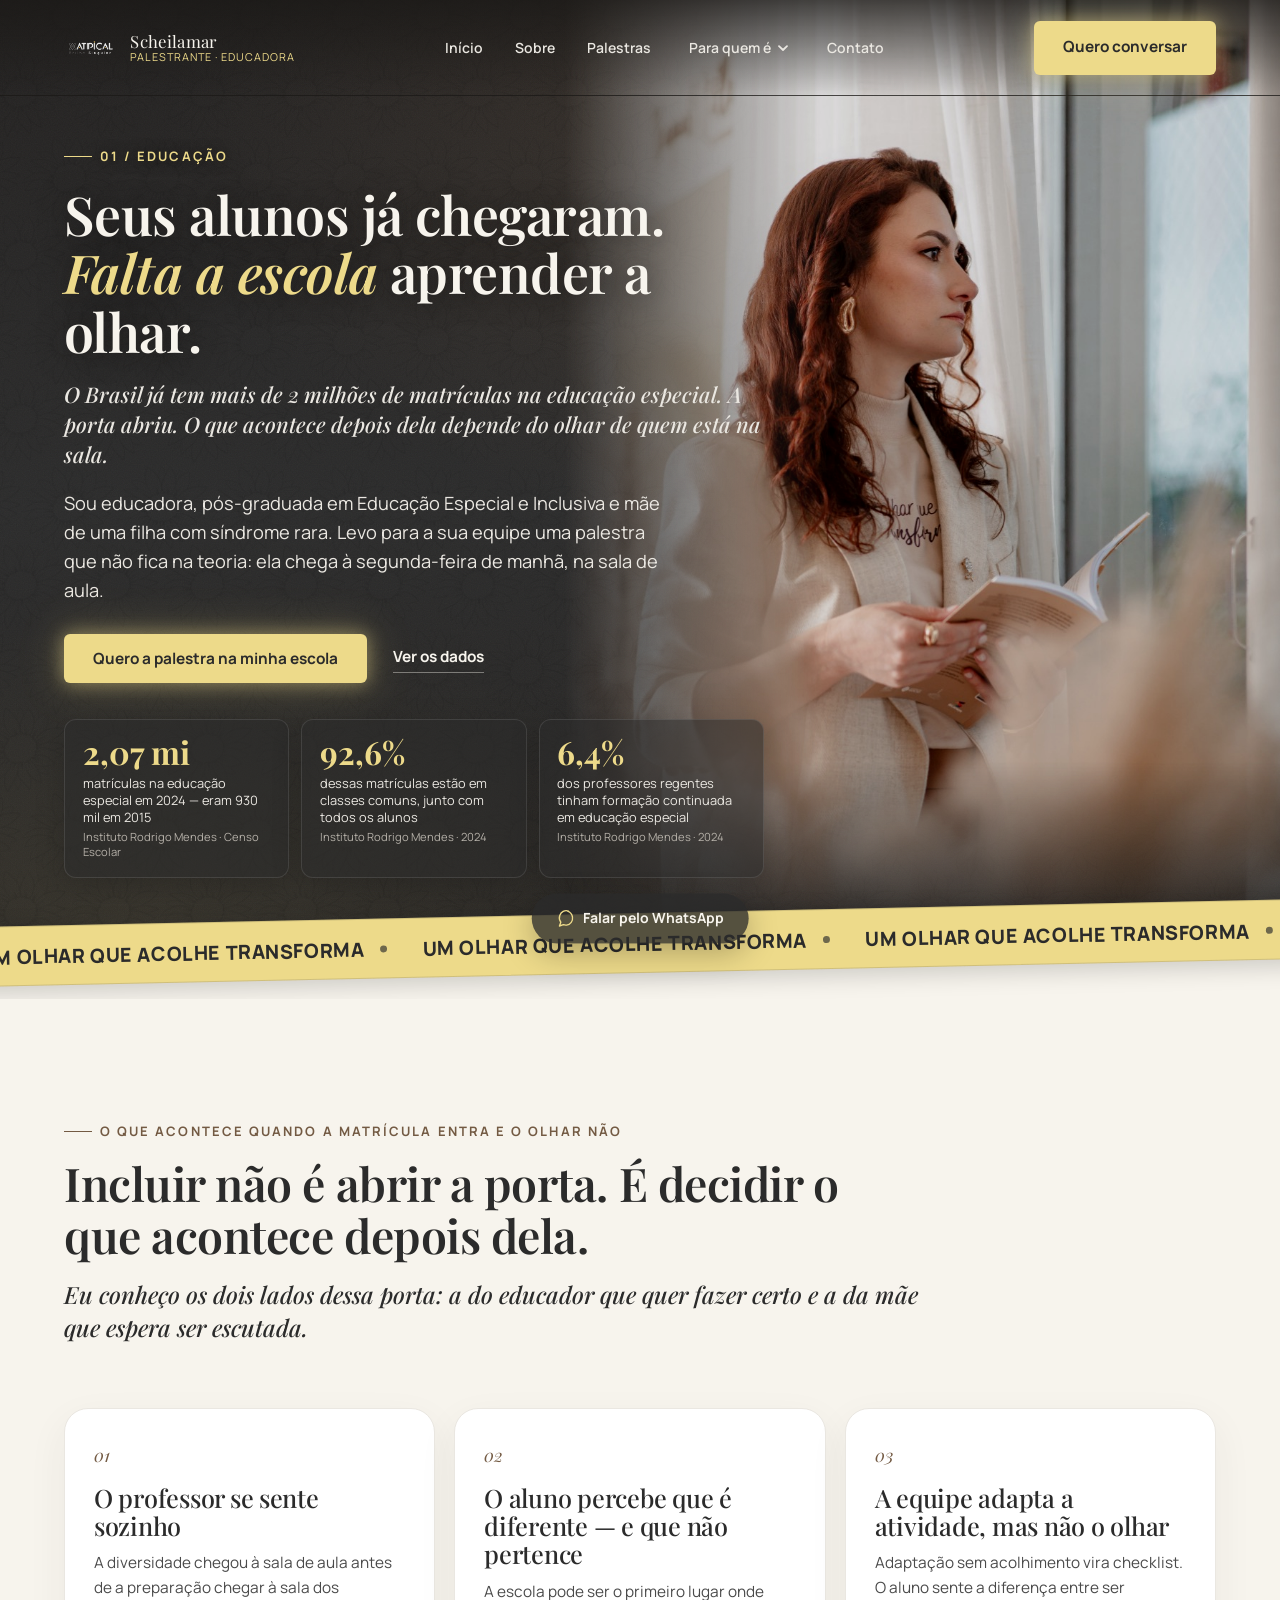
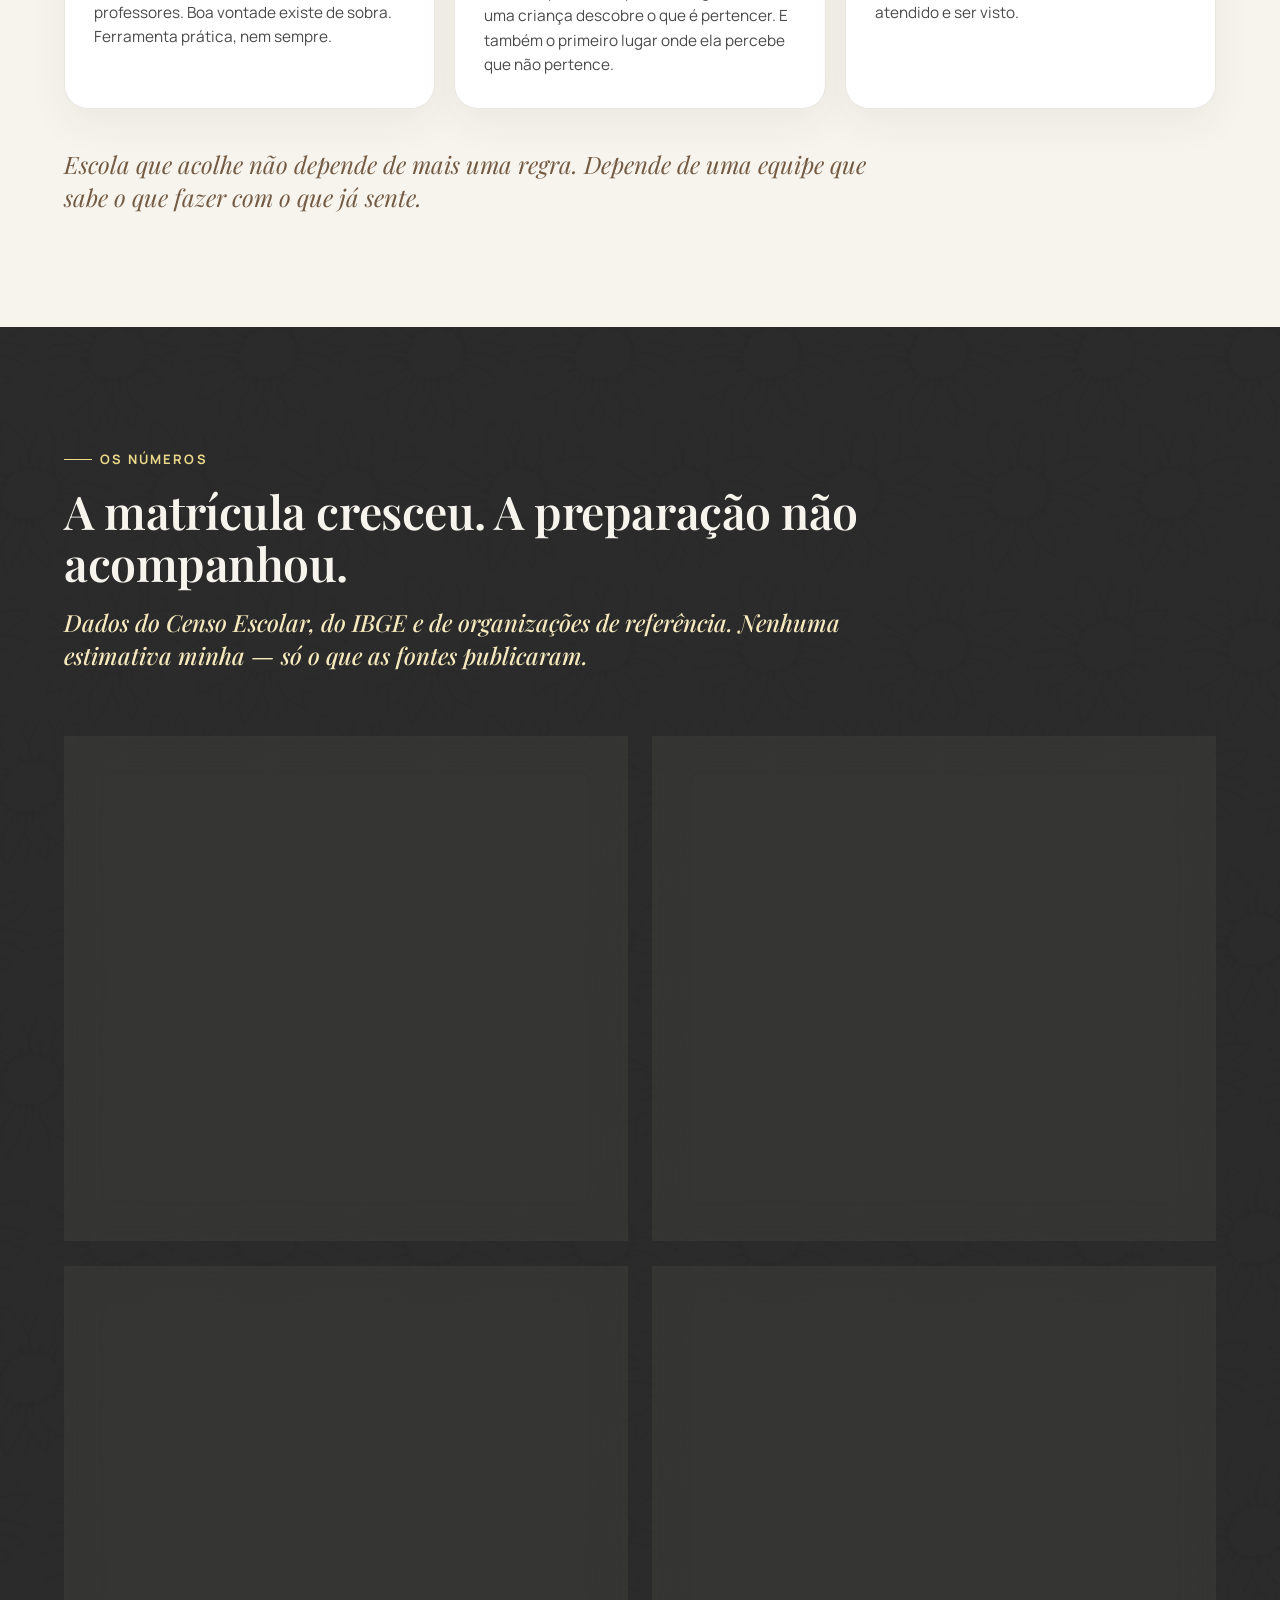
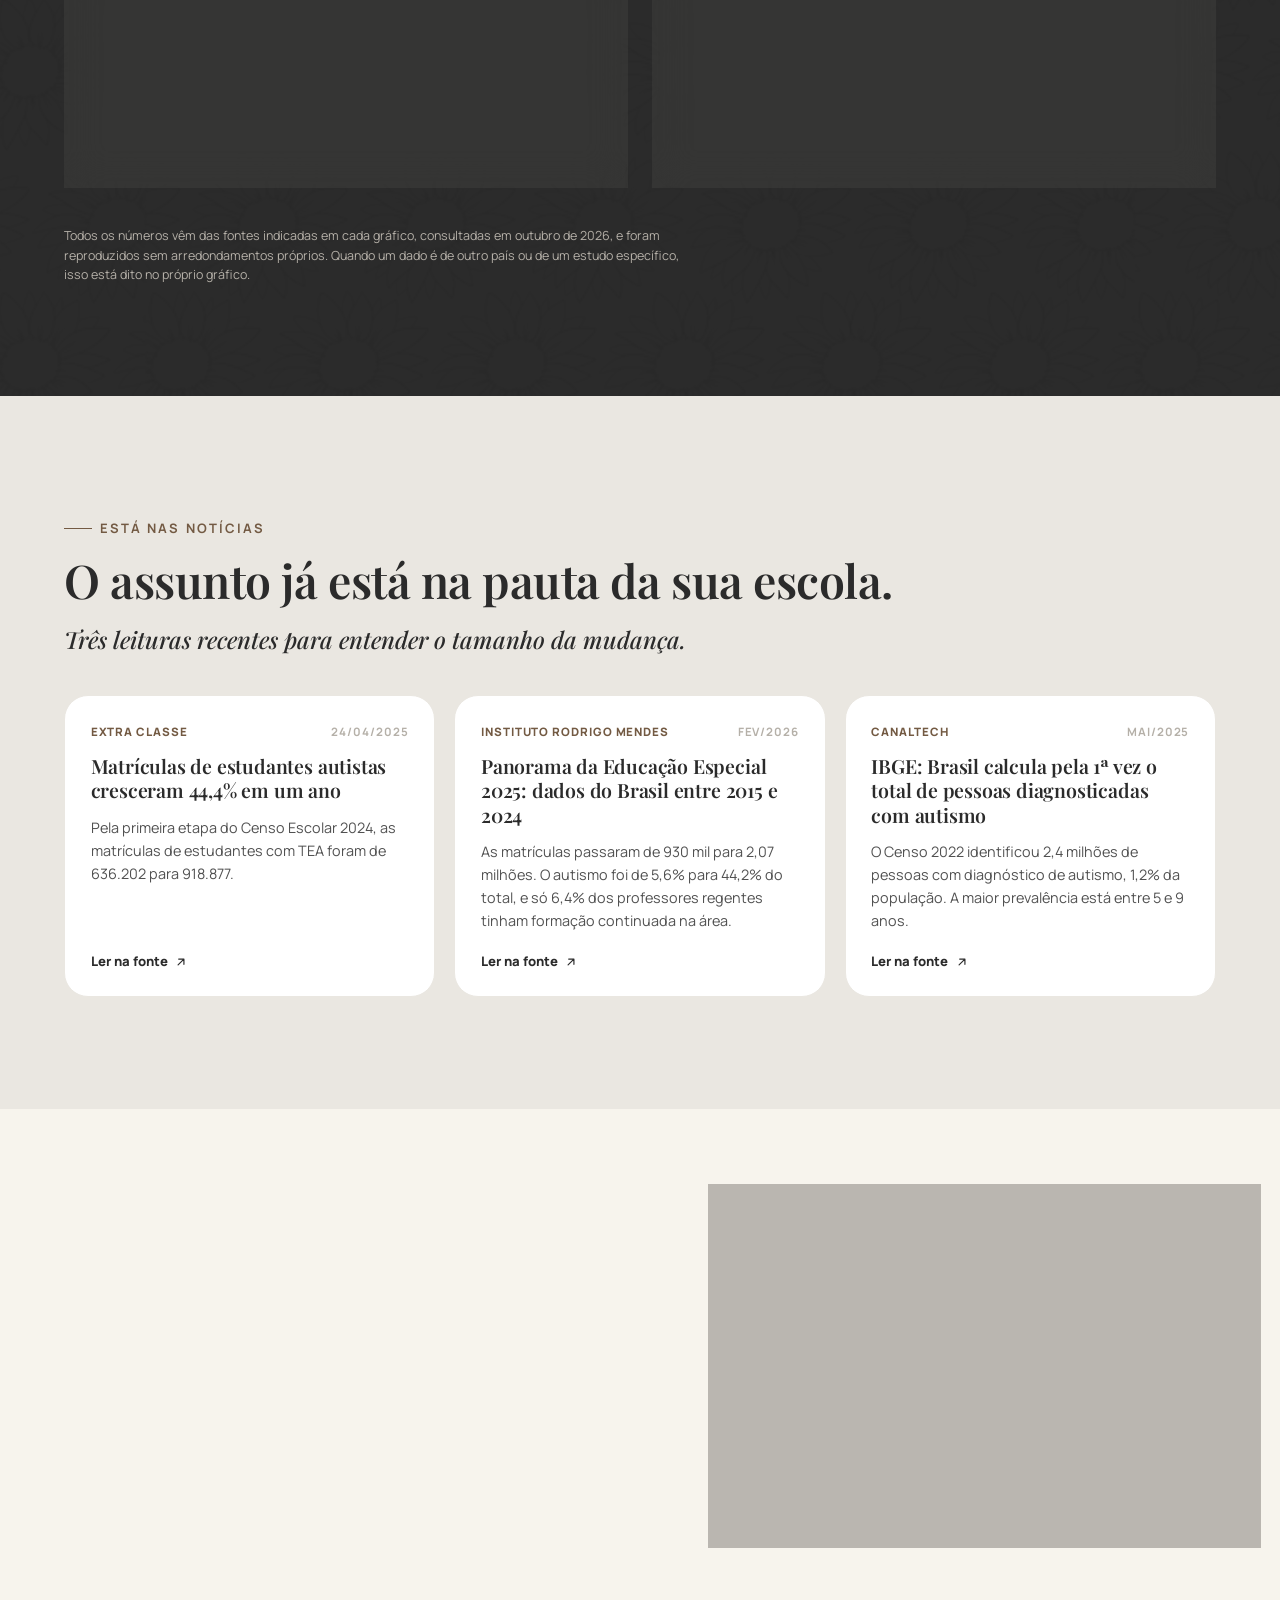
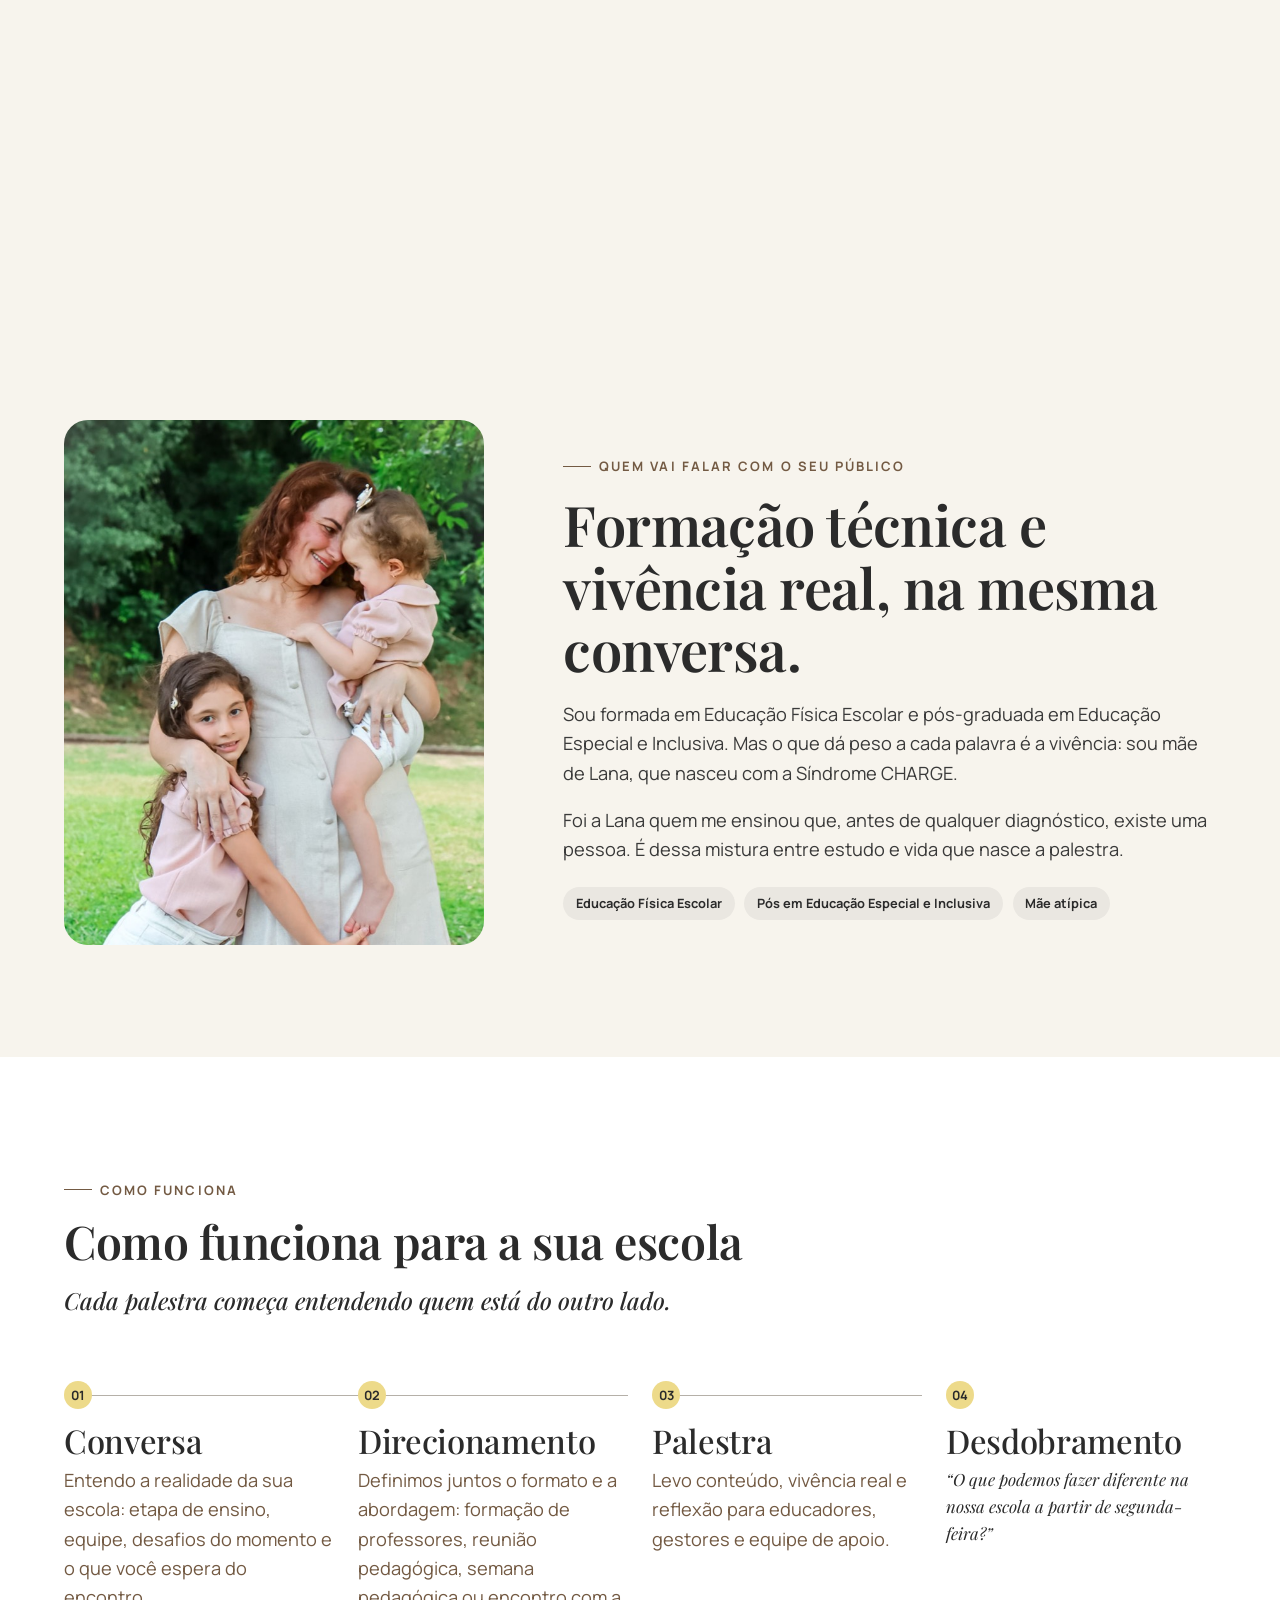
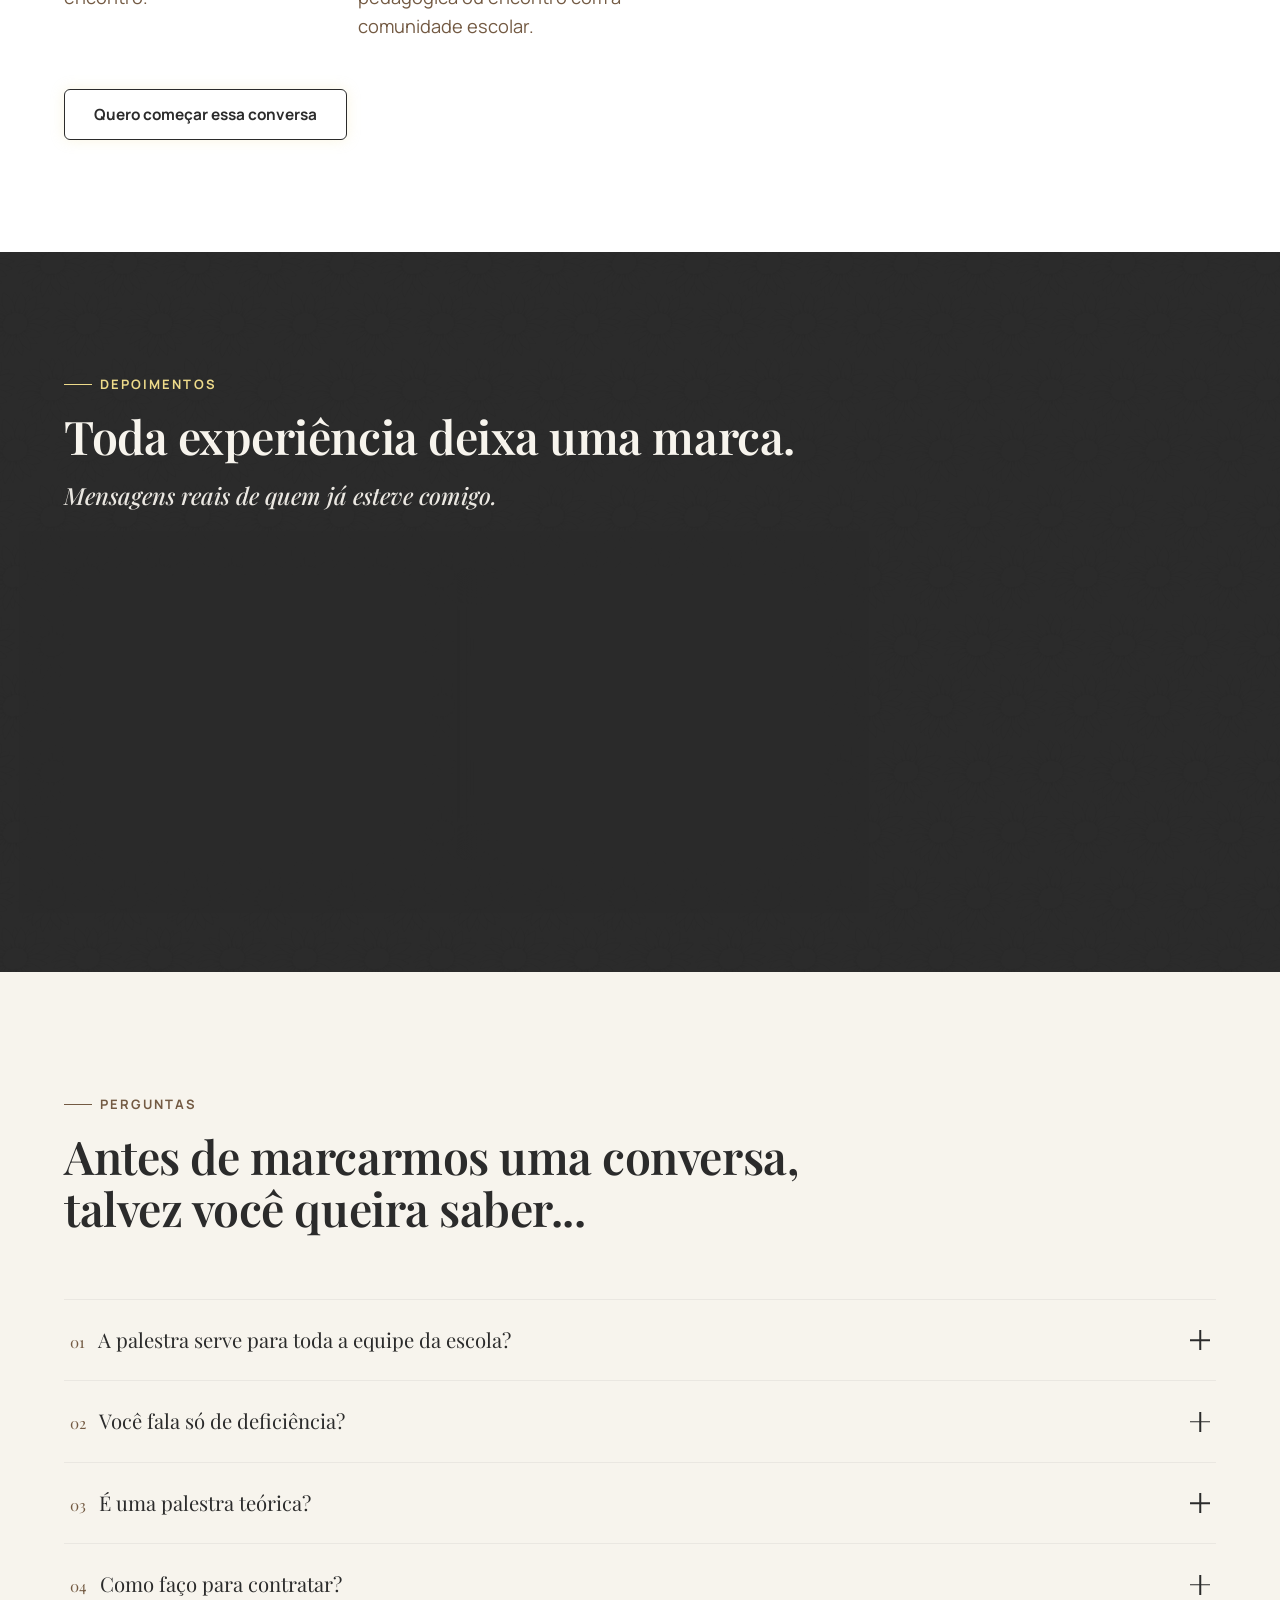
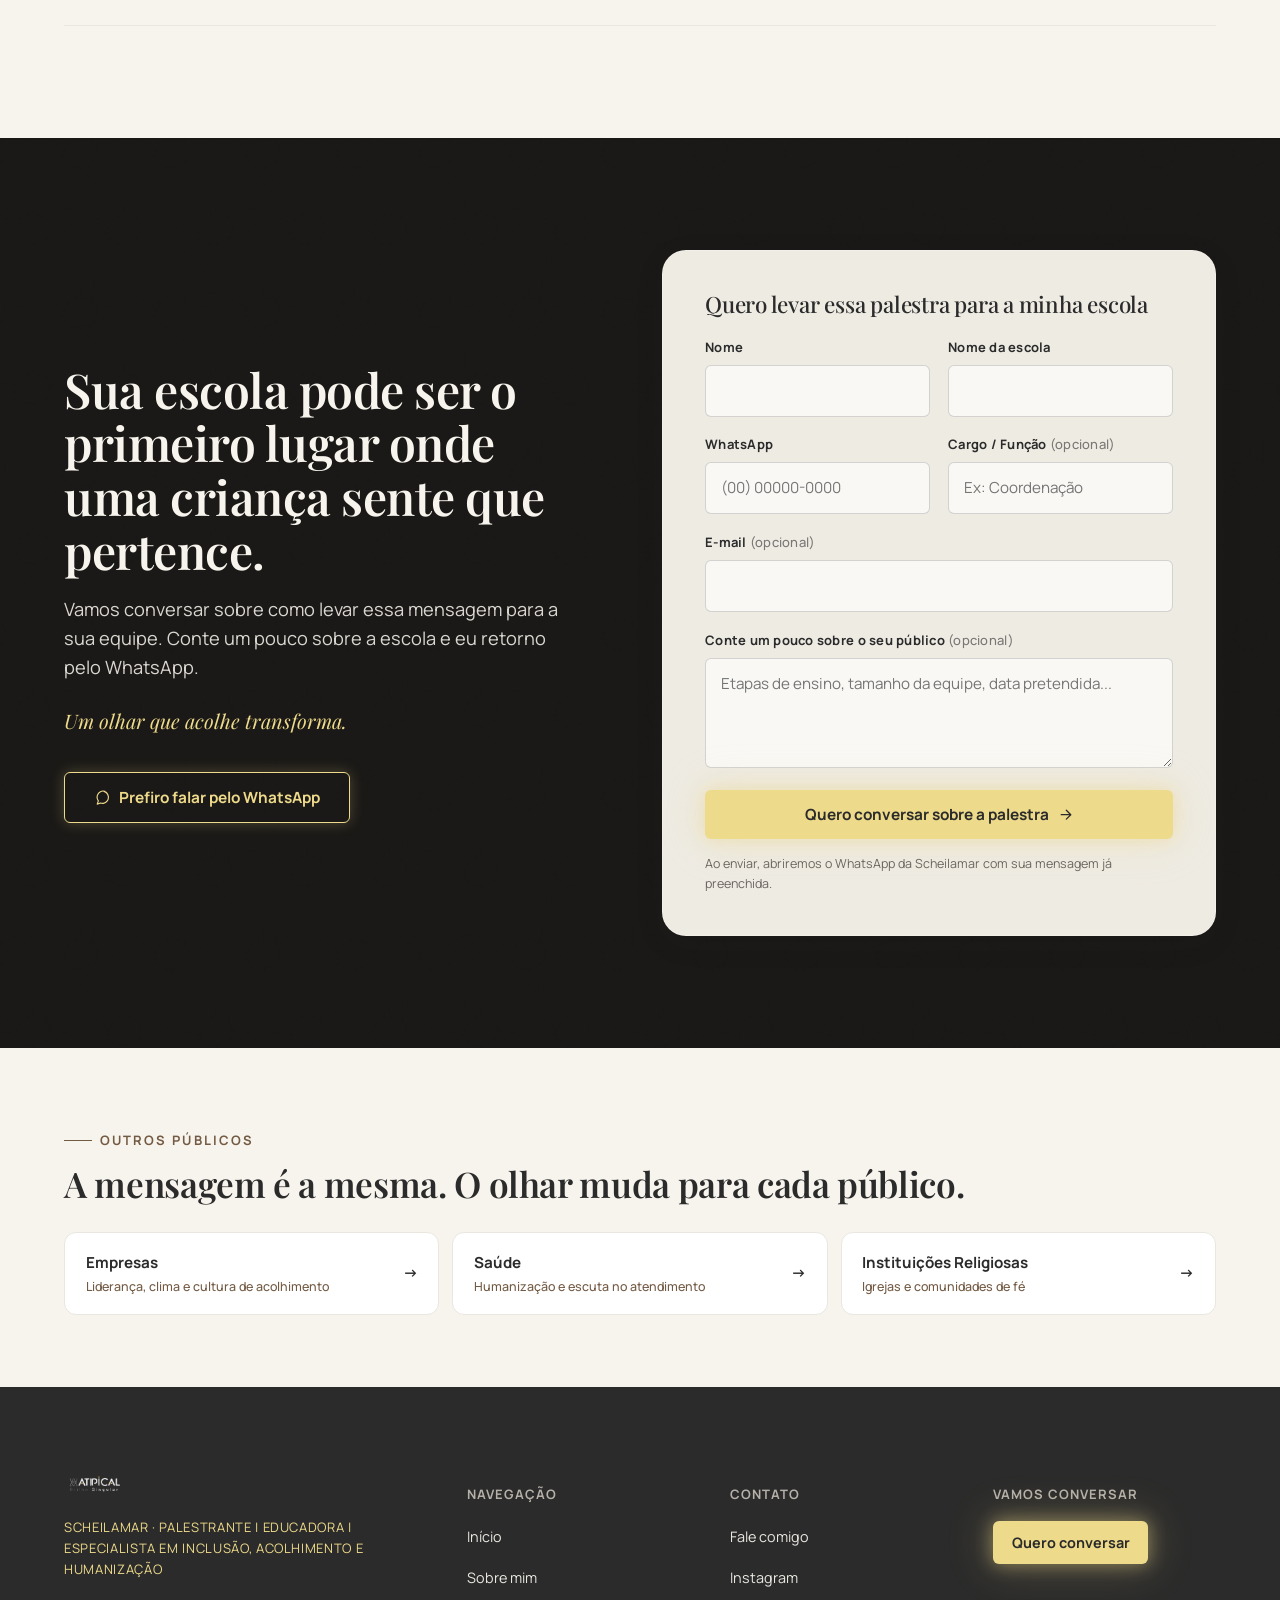
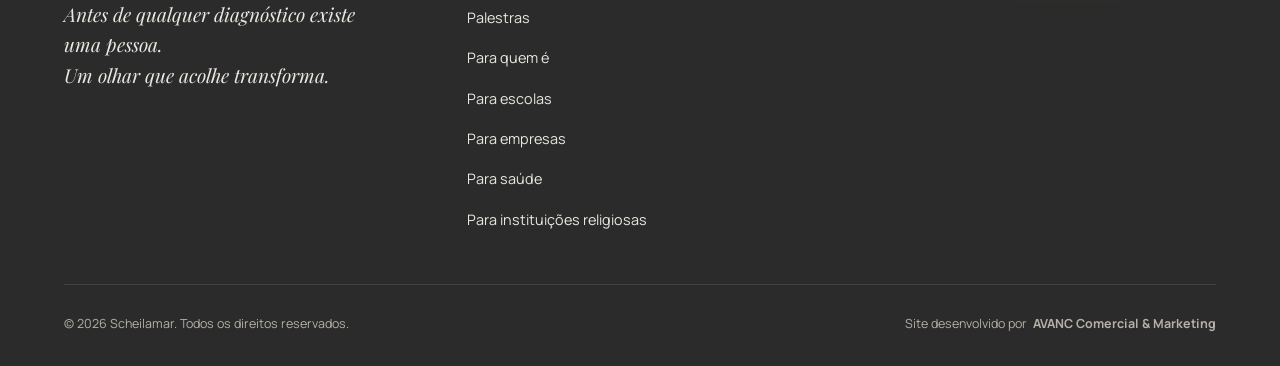
<file: educacao/index.html>
<!DOCTYPE html>
<html lang="pt-BR">
<head>
<meta charset="UTF-8">
<meta name="viewport" content="width=device-width, initial-scale=1.0">
<title>Palestra para escolas e educadores sobre inclusão e pertencimento | Scheilamar</title>
<meta name="description" content="Seus alunos já chegaram — falta a escola aprender a olhar. Palestra de Scheilamar para educadores, gestores e comunidades escolares sobre inclusão, pertencimento e acolhimento na prática.">
<meta name="theme-color" content="#2B2B2B">
<meta property="og:type" content="website">
<meta property="og:locale" content="pt_BR">
<meta property="og:title" content="Palestra para escolas e educadores sobre inclusão e pertencimento | Scheilamar">
<meta property="og:description" content="Seus alunos já chegaram — falta a escola aprender a olhar. Palestra de Scheilamar para educadores, gestores e comunidades escolares sobre inclusão, pertencimento e acolhimento na prática.">
<link rel="icon" href="../assets/img/logo-escuro.png" type="image/png">
<script>document.documentElement.classList.add('js');</script>

<link rel="preconnect" href="https://fonts.googleapis.com">
<link rel="preconnect" href="https://fonts.gstatic.com" crossorigin>
<link href="https://fonts.googleapis.com/css2?family=Playfair+Display:ital,wght@0,500;0,600;0,700;1,500;1,600&family=Manrope:wght@400;500;600;700;800&display=swap" rel="stylesheet">

<link rel="preload" as="image" href="../assets/img/toda-transformacao.jpg" fetchpriority="high">
<link rel="stylesheet" href="../css/styles.css">
<link rel="stylesheet" href="../css/landing.css">
</head>
<body class="lp">
<a href="#main" class="skip-link">Pular para o conteúdo</a>

<header class="site-header" id="site-header">
  <div class="container">
    <a href="../index.html" class="brand" aria-label="Scheilamar — página inicial">
      <img src="../assets/img/logo-claro.png" alt="Atípical — Brilho Singular">
      <span class="brand-text">
        <span class="brand-name">Scheilamar</span>
        <span class="brand-role">Palestrante · Educadora</span>
      </span>
    </a>

    <nav class="main-nav" aria-label="Navegação principal">
      <ul>
        <li><a href="../index.html#inicio">Início</a></li>
        <li><a href="../index.html#sobre">Sobre</a></li>
        <li><a href="../index.html#palestra">Palestras</a></li>
        <li class="has-sub">
          <button type="button" class="sub-toggle" aria-expanded="false" aria-haspopup="true" aria-controls="sub-para-quem">Para quem é <svg viewBox="0 0 12 12" fill="none" stroke="currentColor" stroke-width="1.8" stroke-linecap="round" stroke-linejoin="round" aria-hidden="true"><path d="M2 4.2 6 8l4-3.8"/></svg></button>
          <ul class="sub-menu" id="sub-para-quem">
            <li><a href="../educacao/" aria-current="page">Educação<small>Escolas, redes de ensino e educadores</small></a></li>
            <li><a href="../empresas/">Empresas<small>Liderança, clima e cultura de acolhimento</small></a></li>
            <li><a href="../saude/">Saúde<small>Humanização e escuta no atendimento</small></a></li>
            <li><a href="../instituicoes-religiosas/">Instituições Religiosas<small>Igrejas e comunidades de fé</small></a></li>
            <li class="sub-all"><a href="../index.html#para-quem-e">Ver todos os públicos <span aria-hidden="true">→</span></a></li>
          </ul>
        </li>
        <li><a href="#contato">Contato</a></li>
      </ul>
    </nav>

    <div class="header-actions">
      <a href="#contato" class="btn btn-primary">Quero conversar</a>
      <button class="nav-toggle" id="nav-toggle" aria-label="Abrir menu" aria-expanded="false" aria-controls="mobile-nav">
        <span></span><span></span><span></span>
      </button>
    </div>
  </div>
</header>

<nav class="mobile-nav" id="mobile-nav" aria-label="Navegação mobile">
  <a href="../index.html#inicio">Início</a>
  <a href="../index.html#sobre">Sobre</a>
  <a href="../index.html#palestra">Palestras</a>
  <div class="m-sub">
    <button type="button" class="m-sub-toggle" aria-expanded="false" aria-controls="m-sub-list">Para quem é <svg viewBox="0 0 12 12" fill="none" stroke="currentColor" stroke-width="1.8" stroke-linecap="round" stroke-linejoin="round" aria-hidden="true"><path d="M2 4.2 6 8l4-3.8"/></svg></button>
    <div class="m-sub-list" id="m-sub-list"><div>
      <a href="../educacao/">Educação</a>
      <a href="../empresas/">Empresas</a>
      <a href="../saude/">Saúde</a>
      <a href="../instituicoes-religiosas/">Instituições Religiosas</a>
      <a href="../index.html#para-quem-e">Ver todos</a>
    </div></div>
  </div>
  <a href="#contato">Contato</a>
  <a href="#contato" class="btn btn-primary">Quero conversar</a>
</nav>

<main id="main">

  <section class="hero lp-hero noise grain" id="inicio">
    <div class="hero-media">
      <img class="hero-photo" src="../assets/img/toda-transformacao.jpg" alt="Scheilamar de perfil, olhando pela janela com um livro nas mãos" width="1000" height="1500" fetchpriority="high" style="object-position:50% 18%;">
    </div>

    <div class="container hero-grid">
      <div class="hero-text">
        <p class="eyebrow">01 / Educação</p>
        <h1>Seus alunos já chegaram. <em class="accent">Falta a escola</em> aprender a olhar.</h1>
        <p class="lede hero-in hero-in-1">O Brasil já tem mais de 2 milhões de matrículas na educação especial. A porta abriu. O que acontece depois dela depende do olhar de quem está na sala.</p>
        <p class="copy copy--on-dark hero-in hero-in-2">Sou educadora, pós-graduada em Educação Especial e Inclusiva e mãe de uma filha com síndrome rara. Levo para a sua equipe uma palestra que não fica na teoria: ela chega à segunda-feira de manhã, na sala de aula.</p>
        <div class="hero-ctas hero-in hero-in-3">
          <a href="#contato" class="btn btn-primary">Quero a palestra na minha escola</a>
          <a href="#dados" class="lp-link">Ver os dados</a>
        </div>
        <div class="lp-stats hero-in hero-in-3">
<div class="lp-stat glass"><span class="lp-stat-num" data-count="2.07" data-decimals="2" data-prefix="" data-suffix=" mi">2,07 mi</span><span class="lp-stat-txt">matrículas na educação especial em 2024 — eram 930 mil em 2015<small>Instituto Rodrigo Mendes · Censo Escolar</small></span></div>
<div class="lp-stat glass"><span class="lp-stat-num" data-count="92.6" data-decimals="1" data-prefix="" data-suffix="%">92,6%</span><span class="lp-stat-txt">dessas matrículas estão em classes comuns, junto com todos os alunos<small>Instituto Rodrigo Mendes · 2024</small></span></div>
<div class="lp-stat glass"><span class="lp-stat-num" data-count="6.4" data-decimals="1" data-prefix="" data-suffix="%">6,4%</span><span class="lp-stat-txt">dos professores regentes tinham formação continuada em educação especial<small>Instituto Rodrigo Mendes · 2024</small></span></div>
        </div>
      </div>
    </div>
  </section>

  <div class="marquee-wrap">
    <div class="marquee" aria-hidden="true">
      <div class="marquee-track">
        <span class="marquee-item">Um olhar que acolhe transforma<span class="dot"></span></span>
        <span class="marquee-item">Um olhar que acolhe transforma<span class="dot"></span></span>
        <span class="marquee-item">Um olhar que acolhe transforma<span class="dot"></span></span>
        <span class="marquee-item">Um olhar que acolhe transforma<span class="dot"></span></span>
        <span class="marquee-item">Um olhar que acolhe transforma<span class="dot"></span></span>
        <span class="marquee-item">Um olhar que acolhe transforma<span class="dot"></span></span>
        <span class="marquee-item">Um olhar que acolhe transforma<span class="dot"></span></span>
        <span class="marquee-item">Um olhar que acolhe transforma<span class="dot"></span></span>
      </div>
    </div>
  </div>

  <section class="section bg-offwhite" id="problema">
    <div class="container">
      <div class="section-head lp-section-head reveal">
        <p class="eyebrow eyebrow--dark">O que acontece quando a matrícula entra e o olhar não</p>
        <h2>Incluir não é abrir a porta. É decidir o que acontece depois dela.</h2>
        <p class="lede">Eu conheço os dois lados dessa porta: a do educador que quer fazer certo e a da mãe que espera ser escutada.</p>
      </div>
      <div class="lp-pain-grid">
<article class="lp-pain-card reveal reveal-delay-0"><span class="num">01</span><h3>O professor se sente sozinho</h3><p>A diversidade chegou à sala de aula antes de a preparação chegar à sala dos professores. Boa vontade existe de sobra. Ferramenta prática, nem sempre.</p></article>
<article class="lp-pain-card reveal reveal-delay-1"><span class="num">02</span><h3>O aluno percebe que é diferente — e que não pertence</h3><p>A escola pode ser o primeiro lugar onde uma criança descobre o que é pertencer. E também o primeiro lugar onde ela percebe que não pertence.</p></article>
<article class="lp-pain-card reveal reveal-delay-2"><span class="num">03</span><h3>A equipe adapta a atividade, mas não o olhar</h3><p>Adaptação sem acolhimento vira checklist. O aluno sente a diferença entre ser atendido e ser visto.</p></article>
      </div>
      <p class="lp-pain-close reveal">Escola que acolhe não depende de mais uma regra. Depende de uma equipe que sabe o que fazer com o que já sente.</p>
    </div>
  </section>

  <section class="section lp-data noise" id="dados">
    <div class="container">
      <div class="section-head lp-section-head reveal">
        <p class="eyebrow">Os números</p>
        <h2>A matrícula cresceu. A preparação não acompanhou.</h2>
        <p class="lede">Dados do Censo Escolar, do IBGE e de organizações de referência. Nenhuma estimativa minha — só o que as fontes publicaram.</p>
      </div>
      <div class="chart-grid">
<figure class="chart-card glass reveal" data-chart>
  <h3>Matrículas na educação especial<span>Estudantes com deficiência, TEA ou altas habilidades</span></h3>
  <div class="cols"><div class="col"><span class="col-val">930 mil</span><div class="col-bar is-dim" style="--v:36.84"></div></div><div class="col"><span class="col-val">2,07 mi</span><div class="col-bar" style="--v:82.0"></div></div></div><div class="cols-labels"><span class="col-label">2015</span><span class="col-label">2024</span></div>
  <p class="chart-note">Mais que dobrou em nove anos. Entre 2023 e 2024, o INEP registrou <strong>+17,2%</strong> só em um ano.</p>
  <figcaption class="chart-src">Fonte: <a href="https://institutorodrigomendes.org.br/panorama-educacao-especial-2025/" target="_blank" rel="noopener">Instituto Rodrigo Mendes — Panorama da Educação Especial 2025</a></figcaption>
</figure>
<figure class="chart-card glass reveal" data-chart>
  <h3>O autismo no centro da sala de aula<span>Participação do TEA nas matrículas da educação especial</span></h3>
  <div class="donuts"><div class="donut"><svg viewBox="0 0 120 120" aria-hidden="true"><circle class="trk" cx="60" cy="60" r="50" pathLength="100"/><circle class="arc is-dim" cx="60" cy="60" r="50" pathLength="100" style="--p:5.6"/></svg><span class="donut-val">5,6%</span><div class="donut-cap">das matrículas em 2015</div></div><div class="donut"><svg viewBox="0 0 120 120" aria-hidden="true"><circle class="trk" cx="60" cy="60" r="50" pathLength="100"/><circle class="arc" cx="60" cy="60" r="50" pathLength="100" style="--p:44.2"/></svg><span class="donut-val">44,2%</span><div class="donut-cap">das matrículas em 2024</div></div></div>
  <p class="chart-note">Em um ano, as matrículas de estudantes com TEA saltaram de <strong>636.202</strong> (2023) para <strong>918.877</strong> (2024): <strong>+44,4%</strong>.</p>
  <figcaption class="chart-src">Fonte: <a href="https://institutorodrigomendes.org.br/panorama-educacao-especial-2025/" target="_blank" rel="noopener">Instituto Rodrigo Mendes</a> · <a href="https://www.extraclasse.org.br/educacao/2025/04/matriculas-de-estudantes-com-autistas-cresceram-444-em-um-ano/" target="_blank" rel="noopener">Extra Classe (Censo Escolar 2024)</a></figcaption>
</figure>
<figure class="chart-card glass reveal" data-chart>
  <h3>A matrícula entrou. O preparo, não.<span>Dados de 2024</span></h3>
  <div class="hbars">
<div class="hbar-row"><div class="hbar-head"><span>Matrículas em classes comuns</span><b>92,6%</b></div><div class="hbar-track"><div class="hbar-fill" style="--v:92.6"></div></div></div>
<div class="hbar-row"><div class="hbar-head"><span>Professores regentes com formação continuada em educação especial</span><b>6,4%</b></div><div class="hbar-track"><div class="hbar-fill is-hot" style="--v:6.4"></div></div></div>
</div>
  <p class="chart-note">O aluno está na sala. A formação de quem está à frente dele ainda é exceção. <strong>Mais de 20% das escolas</strong> também não tinham nenhum item de acessibilidade.</p>
  <figcaption class="chart-src">Fonte: <a href="https://institutorodrigomendes.org.br/panorama-educacao-especial-2025/" target="_blank" rel="noopener">Instituto Rodrigo Mendes — Panorama da Educação Especial 2025</a></figcaption>
</figure>
<figure class="chart-card glass reveal" data-chart>
  <h3>Pessoas com deficiência e a escolaridade</h3>
  <div class="hbar-group"><p class="hbar-group-title">Concluíram ao menos o ensino médio</p><div class="hbars">
<div class="hbar-row"><div class="hbar-head"><span>Pessoas com deficiência</span><b>25,6%</b></div><div class="hbar-track"><div class="hbar-fill is-hot" style="--v:42.67"></div></div></div>
<div class="hbar-row"><div class="hbar-head"><span>Sem deficiência</span><b>57,3%</b></div><div class="hbar-track"><div class="hbar-fill is-dim" style="--v:95.5"></div></div></div>
</div></div>
<div class="hbar-group"><p class="hbar-group-title">Analfabetismo</p><div class="hbars">
<div class="hbar-row"><div class="hbar-head"><span>Pessoas com deficiência</span><b>19,5%</b></div><div class="hbar-track"><div class="hbar-fill is-hot" style="--v:32.5"></div></div></div>
<div class="hbar-row"><div class="hbar-head"><span>Sem deficiência</span><b>4,1%</b></div><div class="hbar-track"><div class="hbar-fill is-dim" style="--v:6.83"></div></div></div>
</div></div>
  <p class="chart-note">O Brasil tem <strong>18,6 milhões</strong> de pessoas com deficiência (8,9% da população de 2 anos ou mais). A escola é onde essa diferença começa — ou deixa de existir.</p>
  <figcaption class="chart-src">Fonte: <a href="https://agenciadenoticias.ibge.gov.br/pt/agencia-noticias/37317-pessoas-com-deficiencia-tem-menor-acesso-a-educacao-ao-trabalho-e-a-renda.html" target="_blank" rel="noopener">IBGE — PNAD Contínua 2022, módulo Pessoas com Deficiência</a></figcaption>
</figure>
      </div>
      <p class="lp-disclaimer reveal">Todos os números vêm das fontes indicadas em cada gráfico, consultadas em outubro de 2026, e foram reproduzidos sem arredondamentos próprios. Quando um dado é de outro país ou de um estudo específico, isso está dito no próprio gráfico.</p>
    </div>
  </section>

  <section class="section bg-gray" id="noticias" style="background:var(--gray-light);">
    <div class="container">
      <div class="section-head lp-section-head reveal" style="margin-bottom:0;">
        <p class="eyebrow eyebrow--dark">Está nas notícias</p>
        <h2>O assunto já está na pauta da sua escola.</h2>
        <p class="lede">Três leituras recentes para entender o tamanho da mudança.</p>
      </div>
      <div class="news-grid">
<a class="news-card reveal reveal-delay-0" href="https://www.extraclasse.org.br/educacao/2025/04/matriculas-de-estudantes-com-autistas-cresceram-444-em-um-ano/" target="_blank" rel="noopener"><div class="news-meta"><span>Extra Classe</span><time datetime="2025-04-24">24/04/2025</time></div><h3>Matrículas de estudantes autistas cresceram 44,4% em um ano</h3><p>Pela primeira etapa do Censo Escolar 2024, as matrículas de estudantes com TEA foram de 636.202 para 918.877.</p><span class="news-link">Ler na fonte <svg viewBox="0 0 24 24" fill="none" stroke="currentColor" stroke-width="2" stroke-linecap="round" stroke-linejoin="round" aria-hidden="true"><path d="M7 17 17 7M8 7h9v9"/></svg></span></a>
<a class="news-card reveal reveal-delay-1" href="https://institutorodrigomendes.org.br/panorama-educacao-especial-2025/" target="_blank" rel="noopener"><div class="news-meta"><span>Instituto Rodrigo Mendes</span><time datetime="2026-02">fev/2026</time></div><h3>Panorama da Educação Especial 2025: dados do Brasil entre 2015 e 2024</h3><p>As matrículas passaram de 930 mil para 2,07 milhões. O autismo foi de 5,6% para 44,2% do total, e só 6,4% dos professores regentes tinham formação continuada na área.</p><span class="news-link">Ler na fonte <svg viewBox="0 0 24 24" fill="none" stroke="currentColor" stroke-width="2" stroke-linecap="round" stroke-linejoin="round" aria-hidden="true"><path d="M7 17 17 7M8 7h9v9"/></svg></span></a>
<a class="news-card reveal reveal-delay-2" href="https://canaltech.com.br/saude/ibge-brasil-calcula-pela-1a-vez-o-total-de-pessoas-diagnosticadas-com-autismo/" target="_blank" rel="noopener"><div class="news-meta"><span>Canaltech</span><time datetime="2025-05">mai/2025</time></div><h3>IBGE: Brasil calcula pela 1ª vez o total de pessoas diagnosticadas com autismo</h3><p>O Censo 2022 identificou 2,4 milhões de pessoas com diagnóstico de autismo, 1,2% da população. A maior prevalência está entre 5 e 9 anos.</p><span class="news-link">Ler na fonte <svg viewBox="0 0 24 24" fill="none" stroke="currentColor" stroke-width="2" stroke-linecap="round" stroke-linejoin="round" aria-hidden="true"><path d="M7 17 17 7M8 7h9v9"/></svg></span></a>
      </div>
    </div>
  </section>

  <section class="section lp-turn noise" id="a-virada">
    <div class="container lp-turn-grid">
      <div class="reveal">
        <p class="eyebrow">A virada</p>
        <h2 style="margin-top:1rem;margin-bottom:1.2rem;">Antes de qualquer adaptação, existe um olhar.</h2>
        <div class="copy copy--on-dark"><p>Os números mostram o tamanho do desafio. Minha palestra trata do que fica antes dele: a forma como cada aluno é visto.</p><p>Parto de uma sequência simples, que qualquer educador consegue levar para a prática. E fecho sempre com uma pergunta: o que muda na minha sala, a partir de amanhã?</p></div>
        <div class="lp-seq" aria-label="A sequência do olhar afetuoso"><span><b>01</b>Afetar-se</span><span><b>02</b>Perguntar</span><span><b>03</b>Escutar</span><span><b>04</b>Conhecer</span><span><b>05</b>Permanecer</span></div>
        <p class="lp-anchor">“A coragem de se permitir ser afetado pela singularidade do outro.”</p>
      </div>
      <div class="lp-benefits glass reveal reveal-delay-1">
        <h3>O que a sua equipe leva</h3>
        <ul style="display:grid;gap:1rem;"><li><svg viewBox="0 0 24 24" fill="none" stroke="currentColor" stroke-width="2" stroke-linecap="round" stroke-linejoin="round" aria-hidden="true"><circle cx="12" cy="12" r="10"/><path d="m8 12.4 2.8 2.8L16 9.6"/></svg><span>Uma linguagem comum para falar de diversidade sem rótulo e sem medo.</span></li><li><svg viewBox="0 0 24 24" fill="none" stroke="currentColor" stroke-width="2" stroke-linecap="round" stroke-linejoin="round" aria-hidden="true"><circle cx="12" cy="12" r="10"/><path d="m8 12.4 2.8 2.8L16 9.6"/></svg><span>Perguntas práticas para fazer ao aluno e à família antes de adaptar qualquer coisa.</span></li><li><svg viewBox="0 0 24 24" fill="none" stroke="currentColor" stroke-width="2" stroke-linecap="round" stroke-linejoin="round" aria-hidden="true"><circle cx="12" cy="12" r="10"/><path d="m8 12.4 2.8 2.8L16 9.6"/></svg><span>Uma reflexão para o dia seguinte: o que muda na sala, no corredor, na reunião pedagógica?</span></li></ul>
      </div>
    </div>
  </section>

  <section class="section bg-offwhite" id="quem-fala">
    <div class="container lp-who">
      <img class="reveal" src="../assets/img/lana-1.jpg" alt="Scheilamar com as filhas, entre elas Lana" loading="lazy" width="666" height="1000">
      <div class="lp-who-text reveal reveal-delay-1">
        <p class="eyebrow eyebrow--dark" style="margin-bottom:1rem;">Quem vai falar com o seu público</p>
        <h2 style="margin-bottom:1.2rem;">Formação técnica e vivência real, na mesma conversa.</h2>
        <div class="copy"><p>Sou formada em Educação Física Escolar e pós-graduada em Educação Especial e Inclusiva. Mas o que dá peso a cada palavra é a vivência: sou mãe de Lana, que nasceu com a Síndrome CHARGE.</p><p>Foi a Lana quem me ensinou que, antes de qualquer diagnóstico, existe uma pessoa. É dessa mistura entre estudo e vida que nasce a palestra.</p></div>
        <div class="lp-who-creds"><span>Educação Física Escolar</span><span>Pós em Educação Especial e Inclusiva</span><span>Mãe atípica</span></div>
      </div>
    </div>
  </section>

  <section class="section bg-white" id="como-funciona">
    <div class="container">
      <div class="section-head lp-section-head reveal">
        <p class="eyebrow eyebrow--dark">Como funciona</p>
        <h2>Como funciona para a sua escola</h2>
        <p class="lede">Cada palestra começa entendendo quem está do outro lado.</p>
      </div>
      <div class="steps">
<div class="step reveal reveal-delay-0"><span class="step-num">01</span><h3>Conversa</h3><p>Entendo a realidade da sua escola: etapa de ensino, equipe, desafios do momento e o que você espera do encontro.</p></div>
<div class="step reveal reveal-delay-1"><span class="step-num">02</span><h3>Direcionamento</h3><p>Definimos juntos o formato e a abordagem: formação de professores, reunião pedagógica, semana pedagógica ou encontro com a comunidade escolar.</p></div>
<div class="step reveal reveal-delay-2"><span class="step-num">03</span><h3>Palestra</h3><p>Levo conteúdo, vivência real e reflexão para educadores, gestores e equipe de apoio.</p></div>
<div class="step reveal reveal-delay-3"><span class="step-num">04</span><h3>Desdobramento</h3><p class="step-quote">“O que podemos fazer diferente na nossa escola a partir de segunda-feira?”</p></div>
      </div>
      <a href="#contato" class="btn btn-secondary--on-light btn-secondary reveal lp-steps-cta">Quero começar essa conversa</a>
    </div>
  </section>

  <section class="section proof noise" id="depoimentos">
    <div class="container">
      <div class="section-head lp-section-head reveal" style="margin-bottom:0;">
        <p class="eyebrow">Depoimentos</p>
        <h2>Toda experiência deixa uma marca.</h2>
        <p class="lede" style="color:var(--gray-light);">Mensagens reais de quem já esteve comigo.</p>
      </div>
      <div class="quotes">
        <div class="quote-card glass reveal reveal-delay-0">
          <span class="quote-mark">“</span>
          <p class="quote-text">Amei quando fala que sua filha tem um diagnóstico, mas ela não é o diagnóstico. Eu realmente estava precisando ouvir isso tudo.</p>
          <p class="quote-attr"><strong>Luciana</strong> — mensagem recebida após a palestra</p>
        </div>
        <div class="quote-card glass reveal reveal-delay-1">
          <span class="quote-mark">“</span>
          <p class="quote-text">O que você faz é raro, não se trata de um discurso sobre inclusão, é um relato do que você vive. Você domina a oratória não pela técnica, mas pela verdade que carrega.</p>
          <p class="quote-attr">Mensagem recebida após a palestra</p>
        </div>
      </div>
    </div>
  </section>

  <section class="section bg-offwhite" id="faq">
    <div class="container">
      <div class="section-head lp-section-head reveal">
        <p class="eyebrow eyebrow--dark">Perguntas</p>
        <h2>Antes de marcarmos uma conversa, talvez você queira saber...</h2>
      </div>
      <div class="faq-list" id="faq-list">
        <div class="faq-item reveal" data-faq>
          <button class="faq-q" aria-expanded="false">
            <span class="faq-q-text"><span class="faq-q-num">01</span>A palestra serve para toda a equipe da escola?</span>
            <span class="faq-q-icon" aria-hidden="true"></span>
          </button>
          <div class="faq-a"><div><p>Sim. Posso direcionar a conversa para professores, equipe pedagógica, gestores e comunidade escolar, considerando os desafios de inclusão e pertencimento de cada grupo.</p></div></div>
        </div>
        <div class="faq-item reveal" data-faq>
          <button class="faq-q" aria-expanded="false">
            <span class="faq-q-text"><span class="faq-q-num">02</span>Você fala só de deficiência?</span>
            <span class="faq-q-icon" aria-hidden="true"></span>
          </button>
          <div class="faq-a"><div><p>Não. O tema é pertencimento: toda pessoa deseja ser vista, respeitada e acolhida. A inclusão de estudantes com deficiência e neurodivergências é parte central da conversa, mas a reflexão é para todos os alunos e para quem educa.</p></div></div>
        </div>
        <div class="faq-item reveal" data-faq>
          <button class="faq-q" aria-expanded="false">
            <span class="faq-q-text"><span class="faq-q-num">03</span>É uma palestra teórica?</span>
            <span class="faq-q-icon" aria-hidden="true"></span>
          </button>
          <div class="faq-a"><div><p>Não. Minha formação em Educação Especial e Inclusiva faz parte da conversa, mas a proposta é partir da realidade do educador e chegar à prática. Falo do que estudei e do que vivo.</p></div></div>
        </div>
        <div class="faq-item reveal" data-faq>
          <button class="faq-q" aria-expanded="false">
            <span class="faq-q-text"><span class="faq-q-num">04</span>Como faço para contratar?</span>
            <span class="faq-q-icon" aria-hidden="true"></span>
          </button>
          <div class="faq-a"><div><p>O primeiro passo é conversar comigo. Quero entender o contexto da sua escola, o público e o objetivo do encontro. A partir disso, definimos o formato e o investimento.</p></div></div>
        </div>
      </div>
    </div>
  </section>

  <section class="lp-final noise section" id="contato">
    <div class="container lp-final-grid">
      <div class="reveal">
        <h2>Sua escola pode ser o primeiro lugar onde uma criança sente que pertence.</h2>
        <p class="copy">Vamos conversar sobre como levar essa mensagem para a sua equipe. Conte um pouco sobre a escola e eu retorno pelo WhatsApp.</p>
        <span class="hero-signature">Um olhar que acolhe transforma.</span>
        <a href="#" id="wa-direct-btn" target="_blank" rel="noopener" class="btn btn-secondary wa-alt"><svg viewBox="0 0 24 24" fill="none" stroke="currentColor" stroke-width="1.8" stroke-linecap="round" stroke-linejoin="round" aria-hidden="true"><path d="M17 2.1c-4.9-1.7-9.9 1-11.6 5.9-1.1 3.1-.5 6.4 1.4 9L5 22l5.2-1.7c1.4.5 2.9.7 4.4.5 5.1-.8 8.6-5.6 7.8-10.7-.6-3.7-3.2-6.8-6.7-8"/></svg> Prefiro falar pelo WhatsApp</a>
      </div>

      <form class="form-card glass-light reveal reveal-delay-1" id="contact-form" novalidate>
        <h3>Quero levar essa palestra para a minha escola</h3>
        <input type="hidden" name="tipo" value="Escola">
        <div class="form-row form-row--2">
          <div class="field">
            <label for="f-nome">Nome</label>
            <input type="text" id="f-nome" name="nome" required autocomplete="name">
          </div>
          <div class="field">
            <label for="f-instituicao">Nome da escola</label>
            <input type="text" id="f-instituicao" name="instituicao" required>
          </div>
        </div>
        <div class="form-row form-row--2">
          <div class="field">
            <label for="f-whatsapp">WhatsApp</label>
            <input type="tel" id="f-whatsapp" name="whatsapp" placeholder="(00) 00000-0000" required autocomplete="tel">
          </div>
          <div class="field">
            <label for="f-cargo">Cargo / Função <span style="font-weight:500;opacity:.6;">(opcional)</span></label>
            <input type="text" id="f-cargo" name="cargo" placeholder="Ex: Coordenação">
          </div>
        </div>
        <div class="form-row">
          <div class="field">
            <label for="f-email">E-mail <span style="font-weight:500;opacity:.6;">(opcional)</span></label>
            <input type="email" id="f-email" name="email" autocomplete="email">
          </div>
        </div>
        <div class="form-row">
          <div class="field">
            <label for="f-mensagem">Conte um pouco sobre o seu público <span style="font-weight:500;opacity:.6;">(opcional)</span></label>
            <textarea id="f-mensagem" name="mensagem" placeholder="Etapas de ensino, tamanho da equipe, data pretendida..."></textarea>
          </div>
        </div>
        <button type="submit" class="btn btn-primary form-submit">
          Quero conversar sobre a palestra
          <svg viewBox="0 0 24 24" fill="none" stroke="currentColor" stroke-width="2" stroke-linecap="round" stroke-linejoin="round" aria-hidden="true"><path d="M5 12h14M13 5l7 7-7 7"/></svg>
        </button>
        <p class="form-note">Ao enviar, abriremos o WhatsApp da Scheilamar com sua mensagem já preenchida.</p>
      </form>
    </div>
  </section>

  <section class="section bg-offwhite" style="padding-block:clamp(3rem,6vw,4.5rem);">
    <div class="container">
      <p class="eyebrow eyebrow--dark">Outros públicos</p>
      <h2 style="font-size:clamp(1.5rem,1.1rem + 1.4vw,2.2rem);margin-top:.8rem;">A mensagem é a mesma. O olhar muda para cada público.</h2>
      <div class="lp-others"><a href="../empresas/"><span>Empresas<small>Liderança, clima e cultura de acolhimento</small></span><span aria-hidden="true">→</span></a><a href="../saude/"><span>Saúde<small>Humanização e escuta no atendimento</small></span><span aria-hidden="true">→</span></a><a href="../instituicoes-religiosas/"><span>Instituições Religiosas<small>Igrejas e comunidades de fé</small></span><span aria-hidden="true">→</span></a></div>
    </div>
  </section>

</main>

<footer class="site-footer">
  <div class="container">
    <div class="footer-top">
      <div class="footer-brand">
        <img src="../assets/img/logo-claro.png" alt="Atípical — Brilho Singular">
        <p class="role">Scheilamar · Palestrante | Educadora | Especialista em Inclusão, Acolhimento e Humanização</p>
        <p class="manifesto-line">Antes de qualquer diagnóstico existe uma pessoa.<br>Um olhar que acolhe transforma.</p>
      </div>
      <div class="footer-col">
        <h4>Navegação</h4>
        <ul>
          <li><a href="../index.html#inicio">Início</a></li>
          <li><a href="../index.html#sobre">Sobre mim</a></li>
          <li><a href="../index.html#palestra">Palestras</a></li>
          <li><a href="../index.html#para-quem-e">Para quem é</a></li>
          <li><a href="../educacao/">Para escolas</a></li>
          <li><a href="../empresas/">Para empresas</a></li>
          <li><a href="../saude/">Para saúde</a></li>
          <li><a href="../instituicoes-religiosas/">Para instituições religiosas</a></li>
        </ul>
      </div>
      <div class="footer-col">
        <h4>Contato</h4>
        <ul>
          <li><a href="#contato">Fale comigo</a></li>
          <li><a href="https://www.instagram.com/scheilamartosta/" target="_blank" rel="noopener">Instagram</a></li>
        </ul>
      </div>
      <div class="footer-col">
        <h4>Vamos conversar</h4>
        <a href="#contato" class="btn btn-primary btn-sm">Quero conversar</a>
      </div>
    </div>
    <div class="footer-bottom">
      <span>© <span id="year"></span> Scheilamar. Todos os direitos reservados.</span>
      <span class="footer-credit">Site desenvolvido por <a href="https://instagram.com/avancmkt" target="_blank" rel="noopener">AVANC Comercial &amp; Marketing</a></span>
    </div>
  </div>
</footer>

<a href="#" id="wa-fixed" class="wa-fixed" target="_blank" rel="noopener">
  <svg viewBox="0 0 24 24" fill="none" stroke="currentColor" stroke-width="1.8" stroke-linecap="round" stroke-linejoin="round" aria-hidden="true"><path d="M17 2.1c-4.9-1.7-9.9 1-11.6 5.9-1.1 3.1-.5 6.4 1.4 9L5 22l5.2-1.7c1.4.5 2.9.7 4.4.5 5.1-.8 8.6-5.6 7.8-10.7-.6-3.7-3.2-6.8-6.7-8"/></svg>
  Falar pelo WhatsApp
</a>

<script src="../js/main.js"></script>
</body>
</html>
</file>
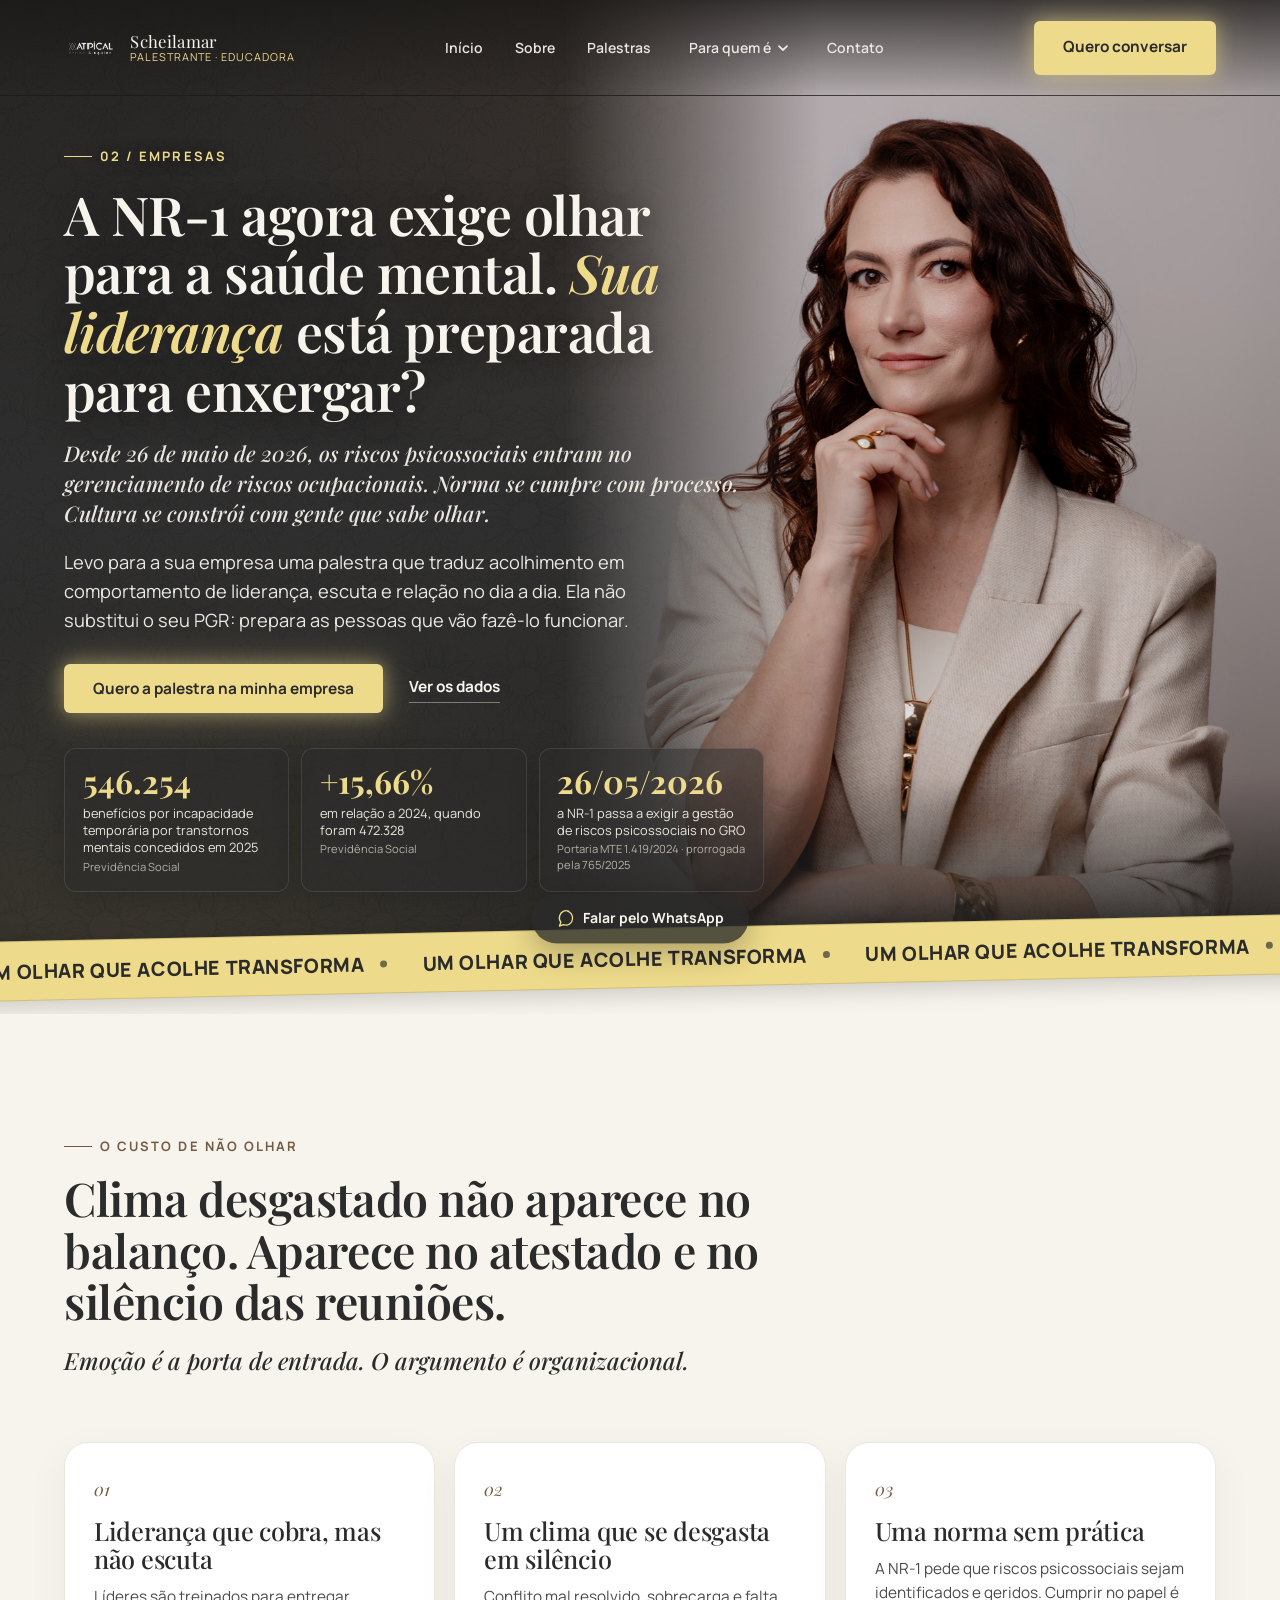
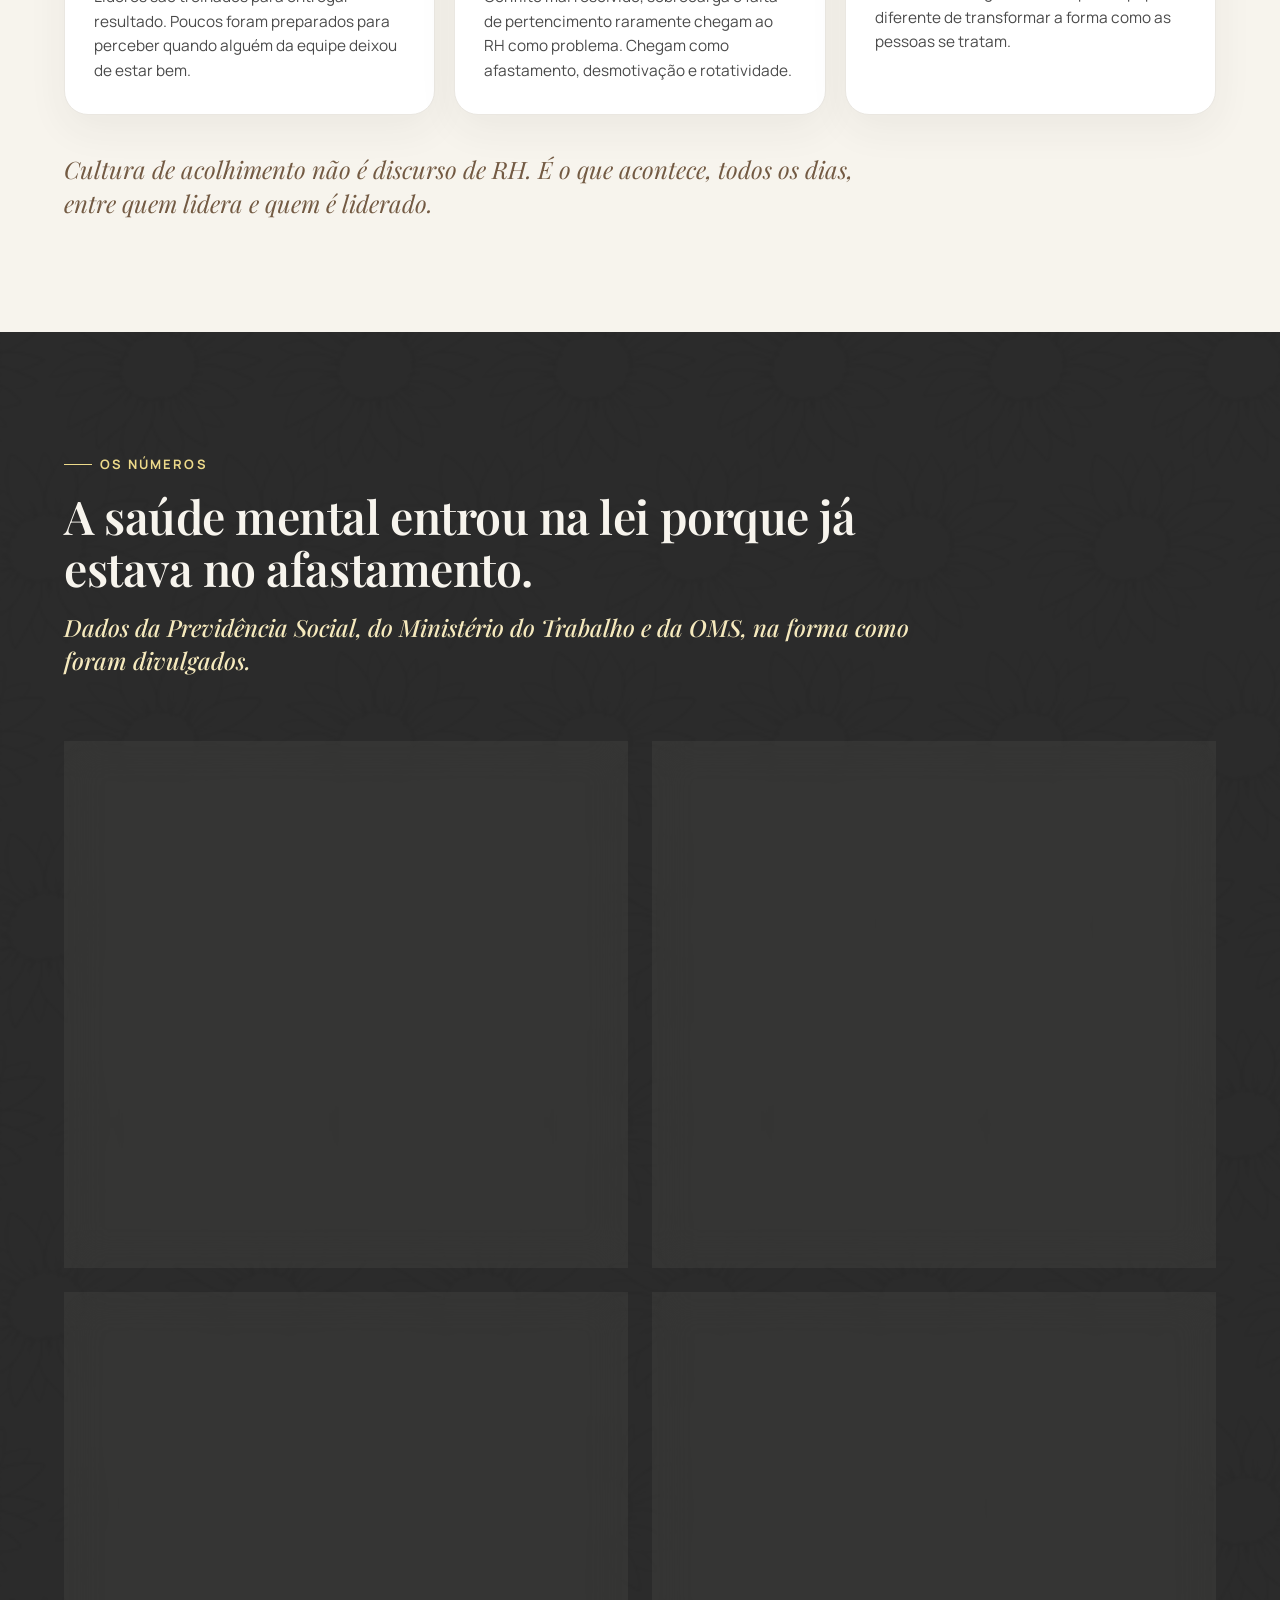
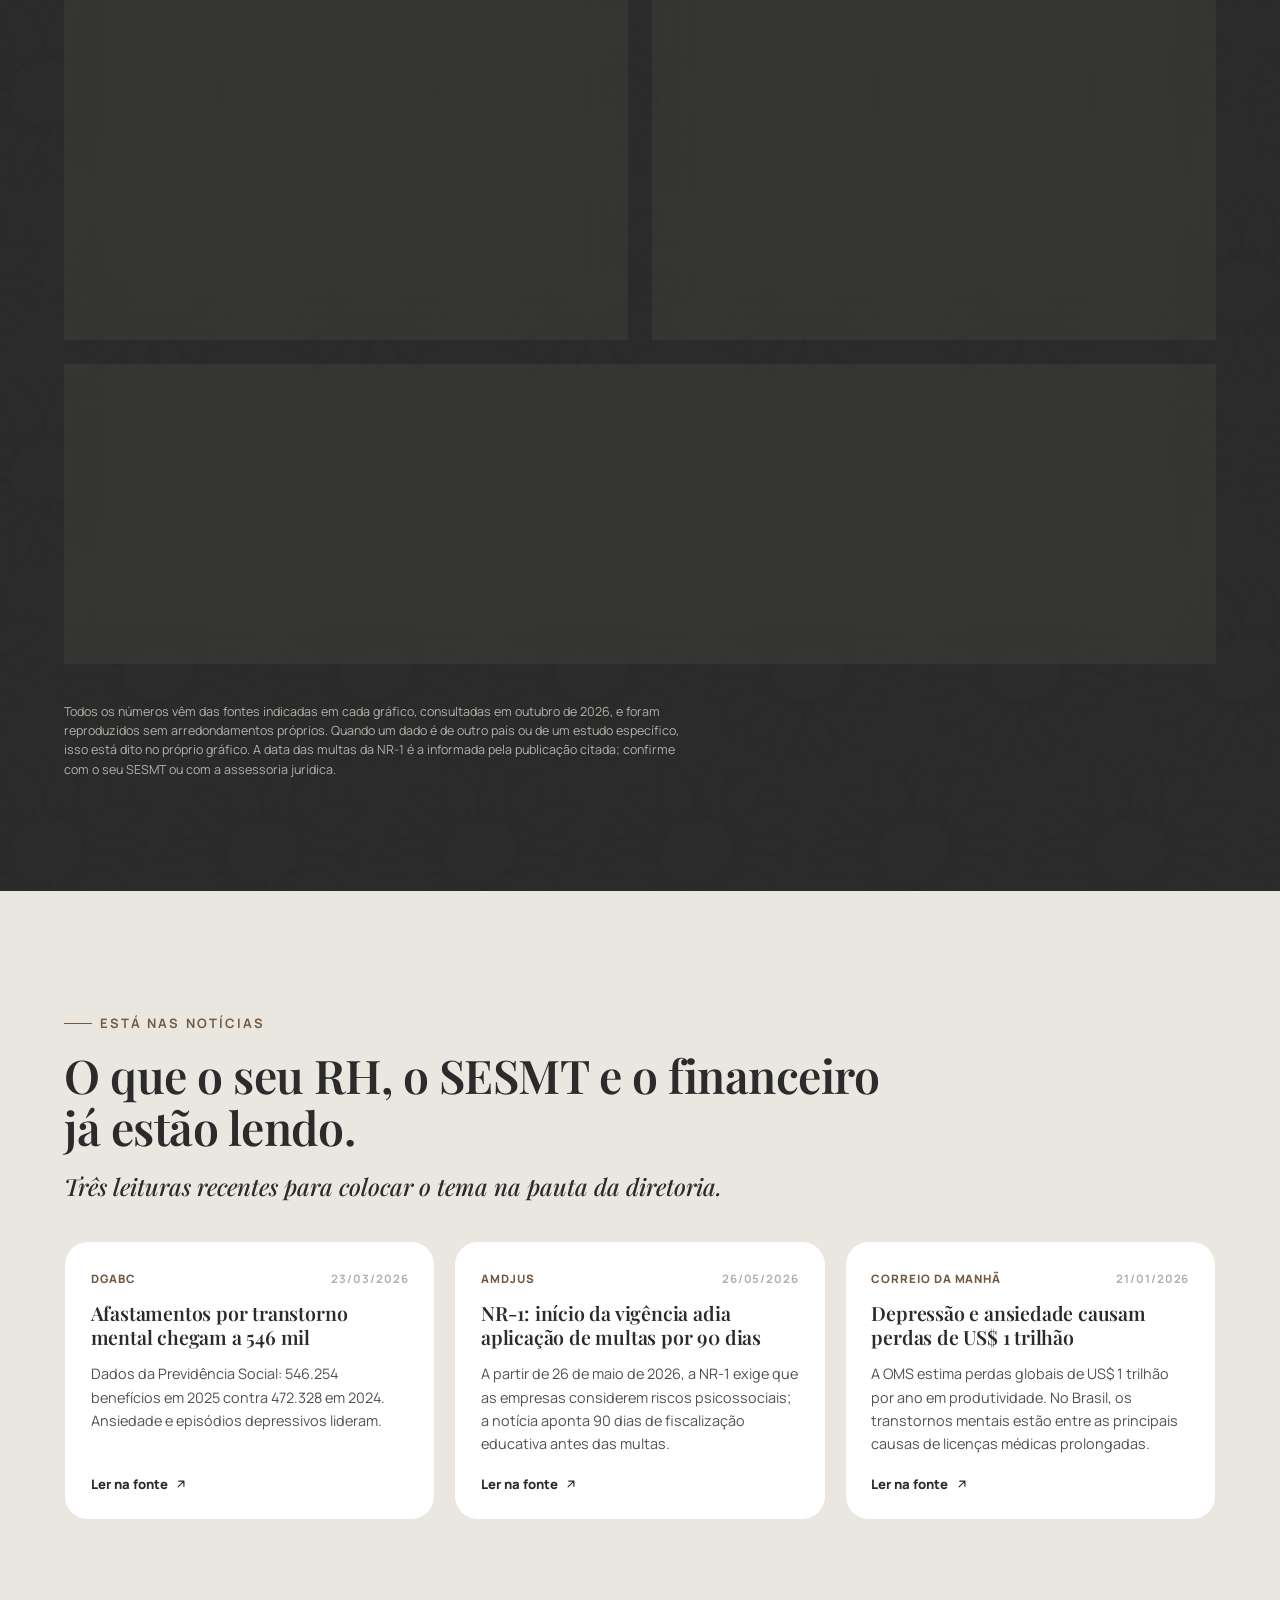
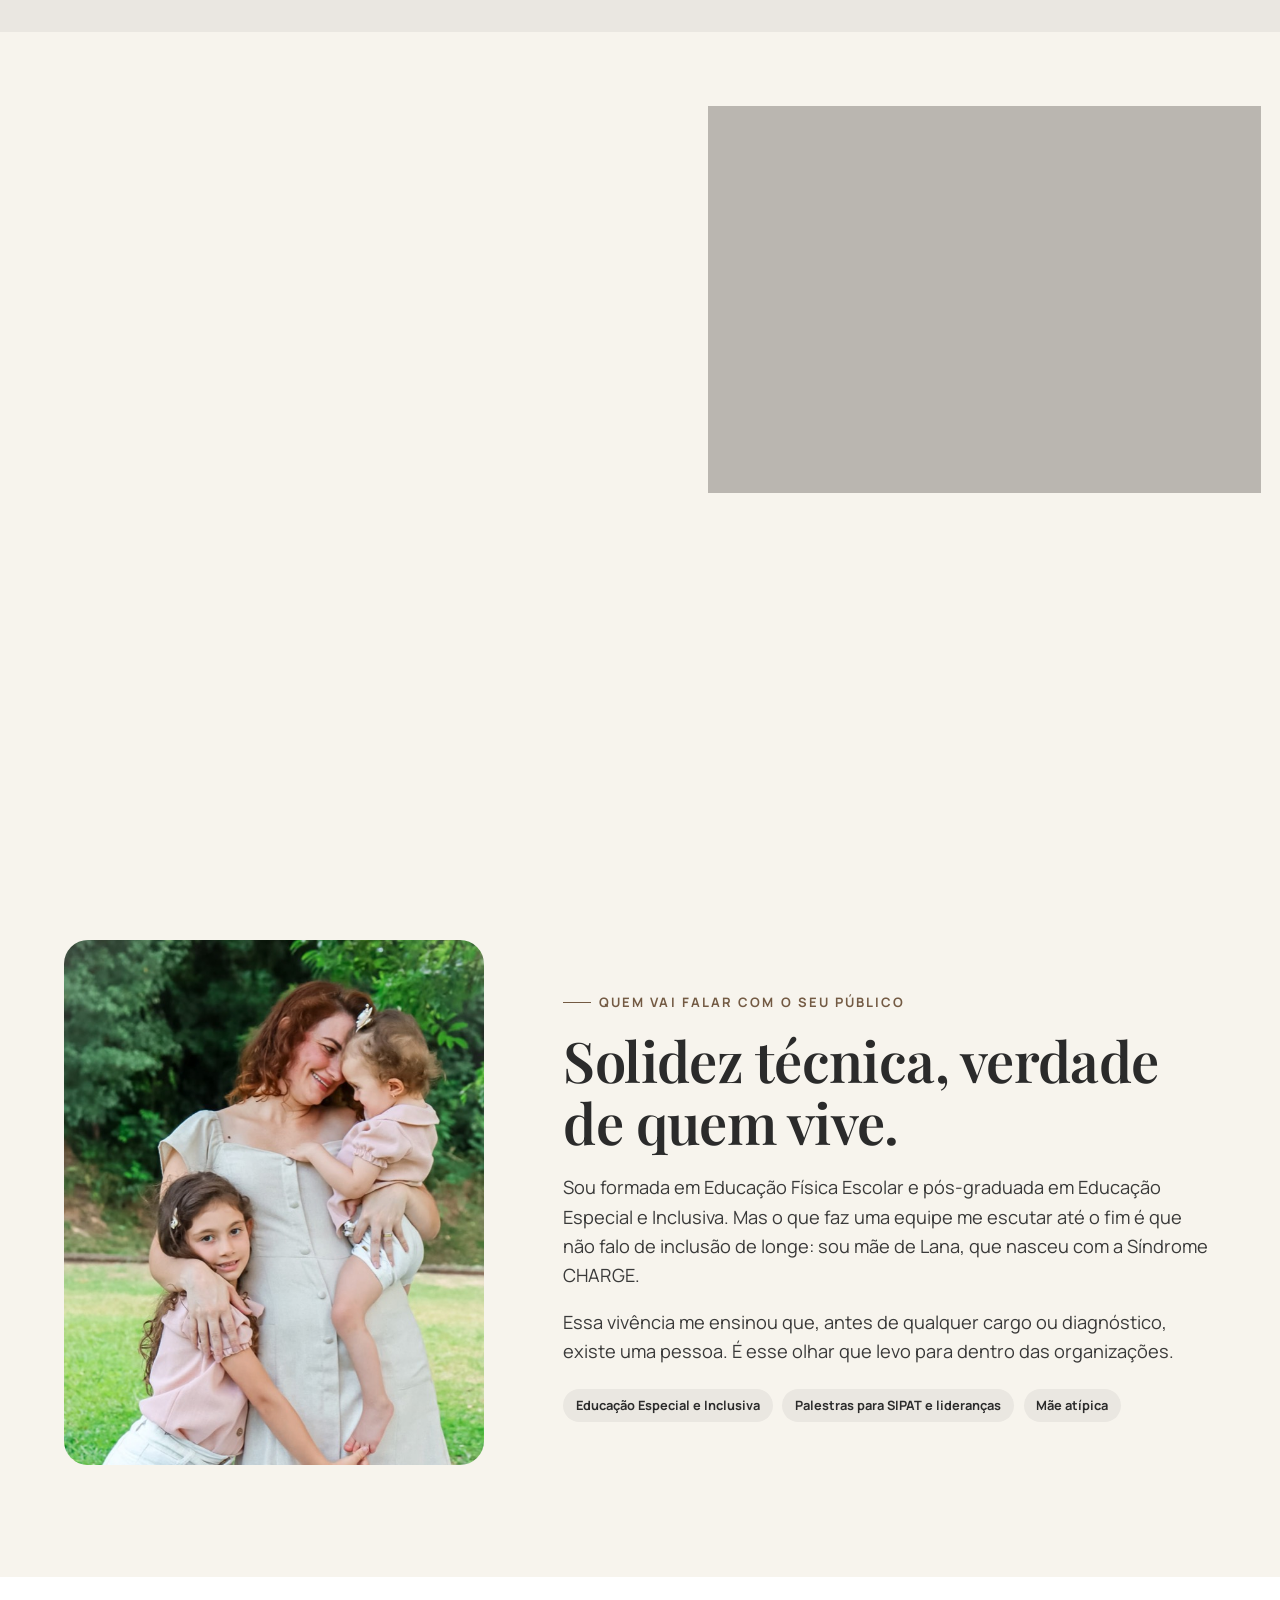
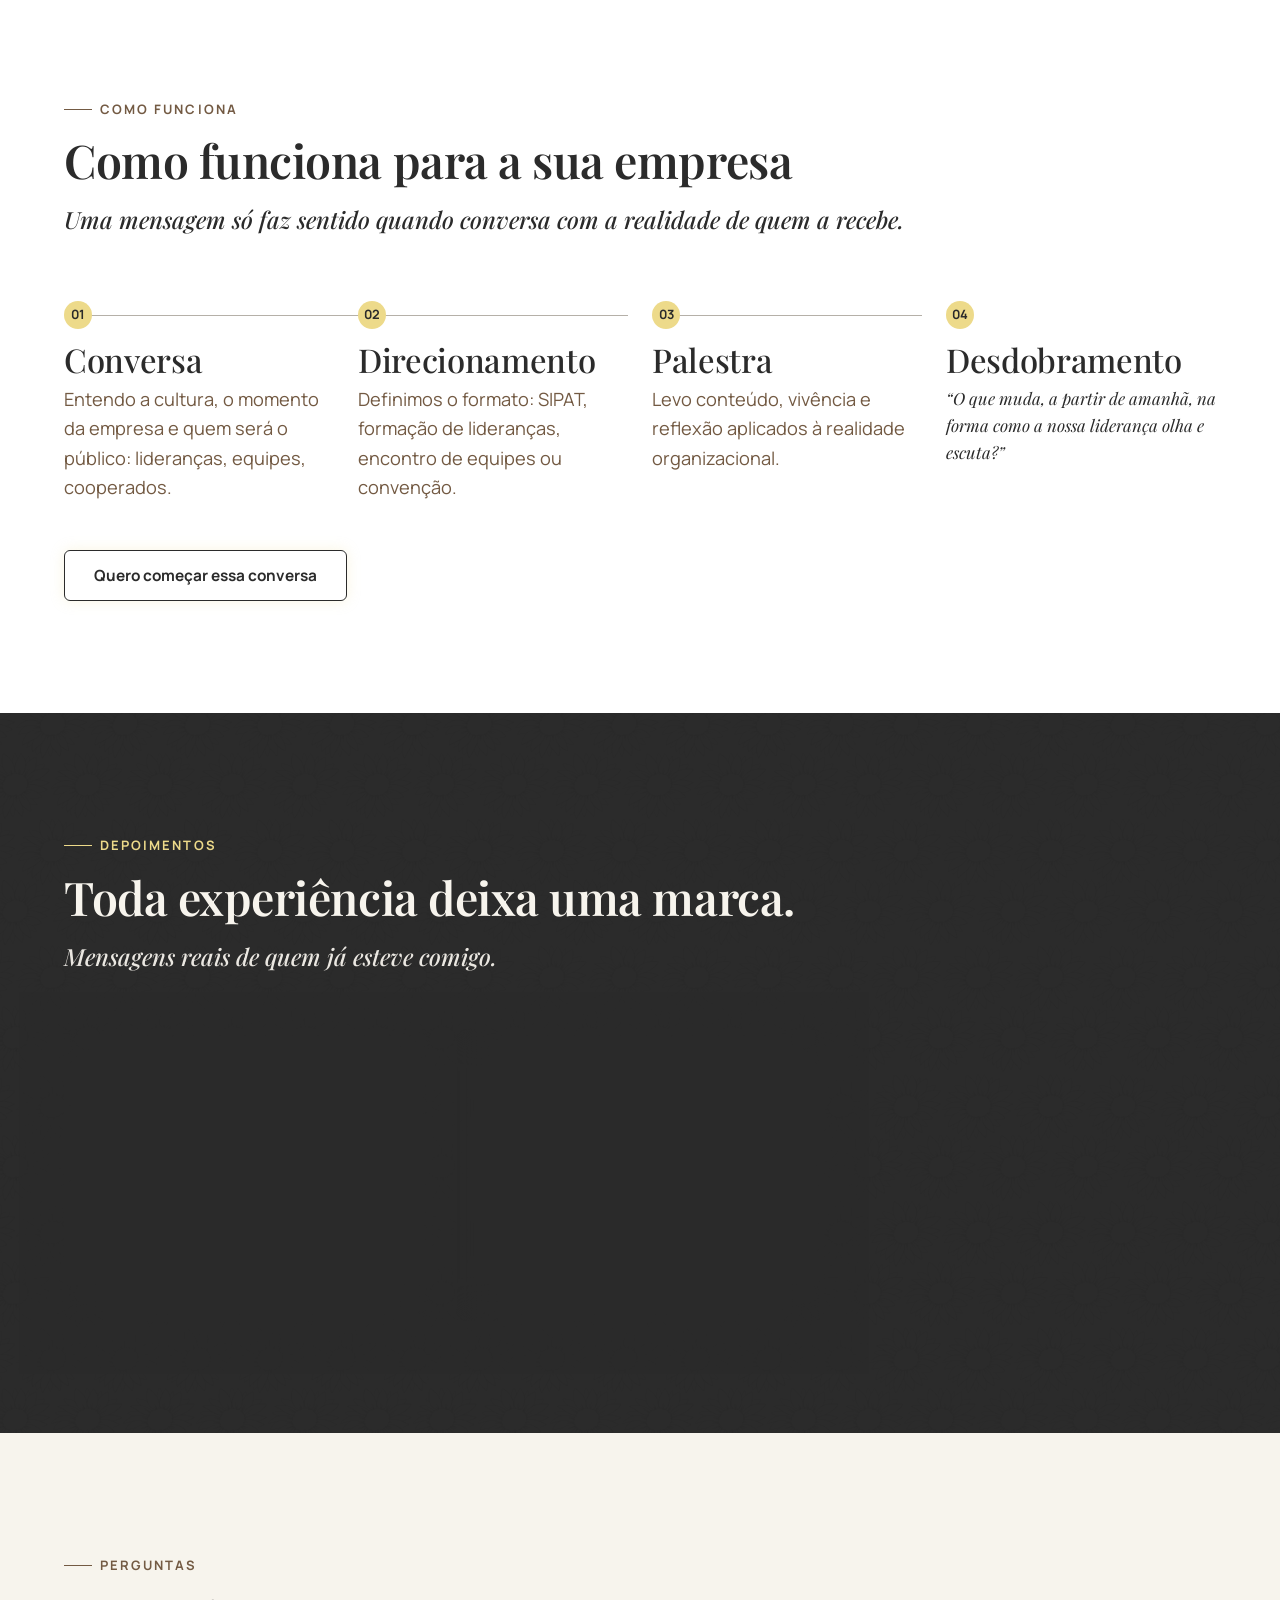
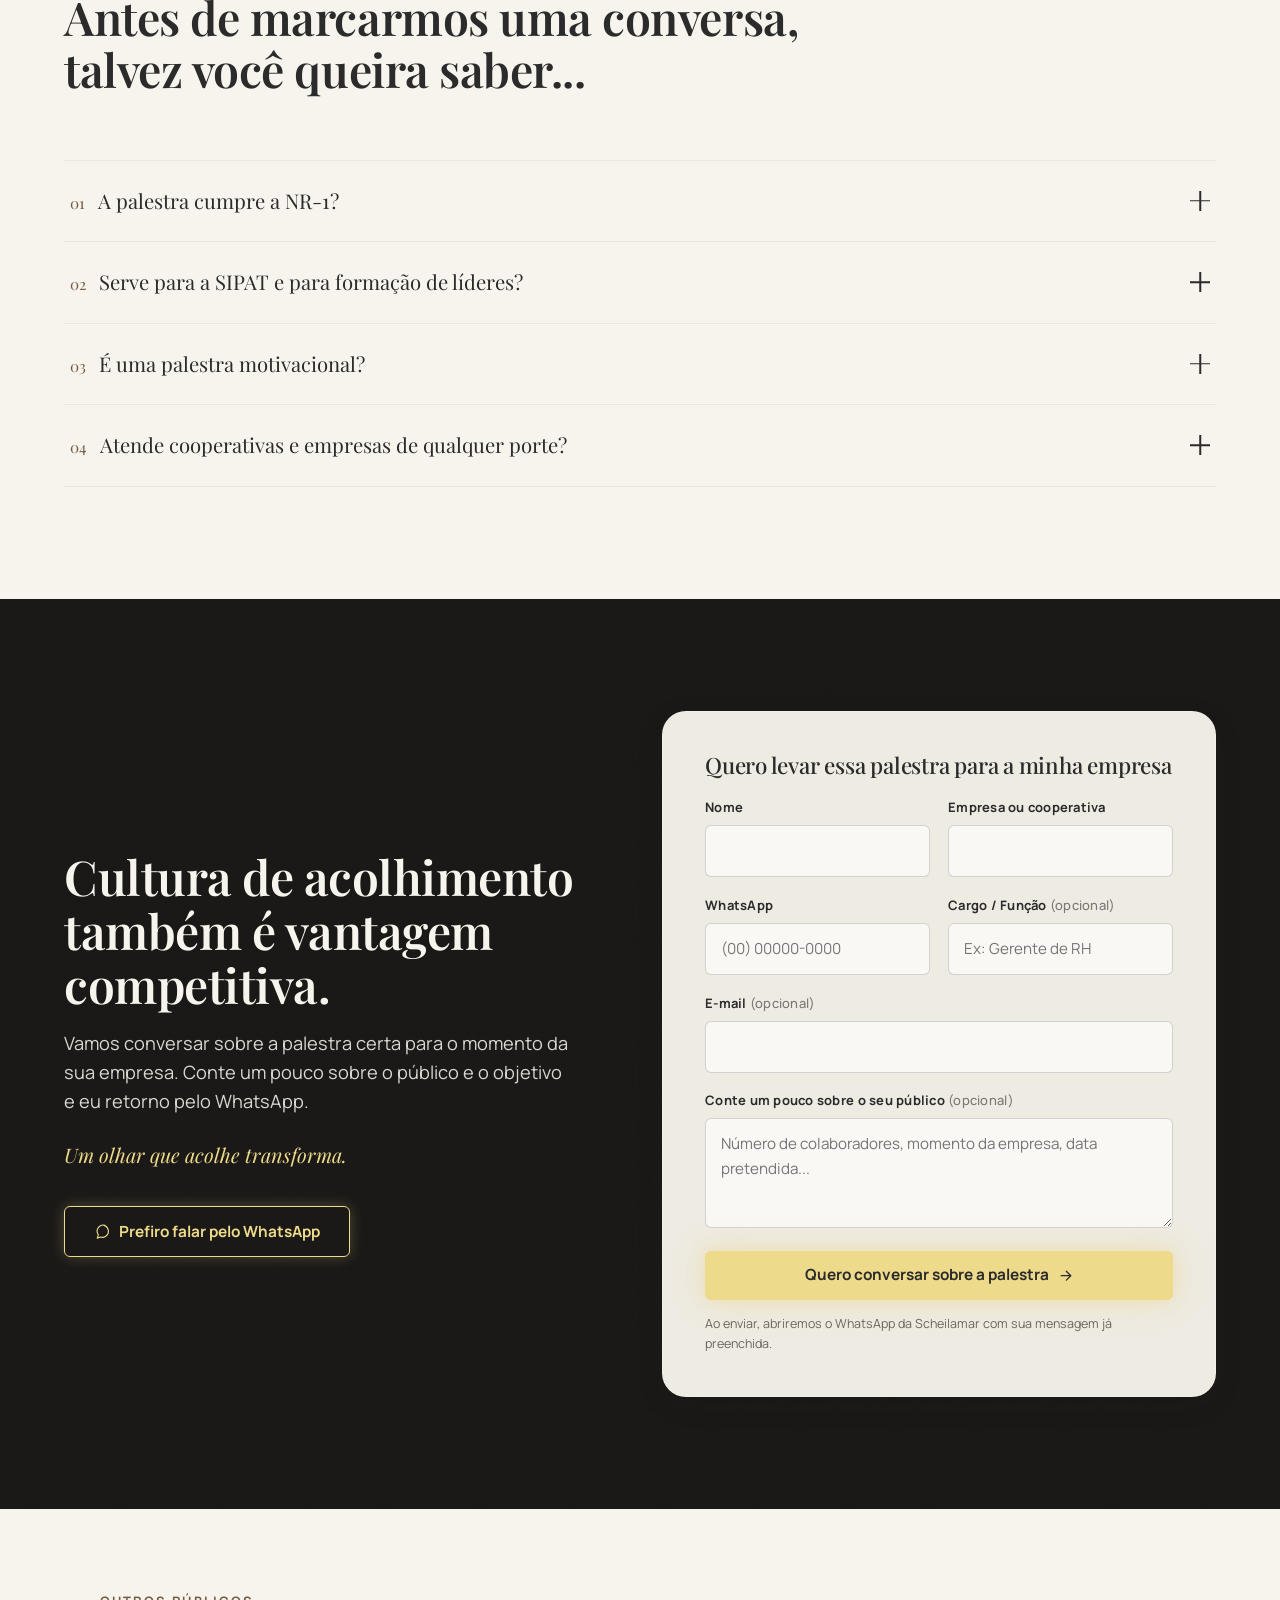
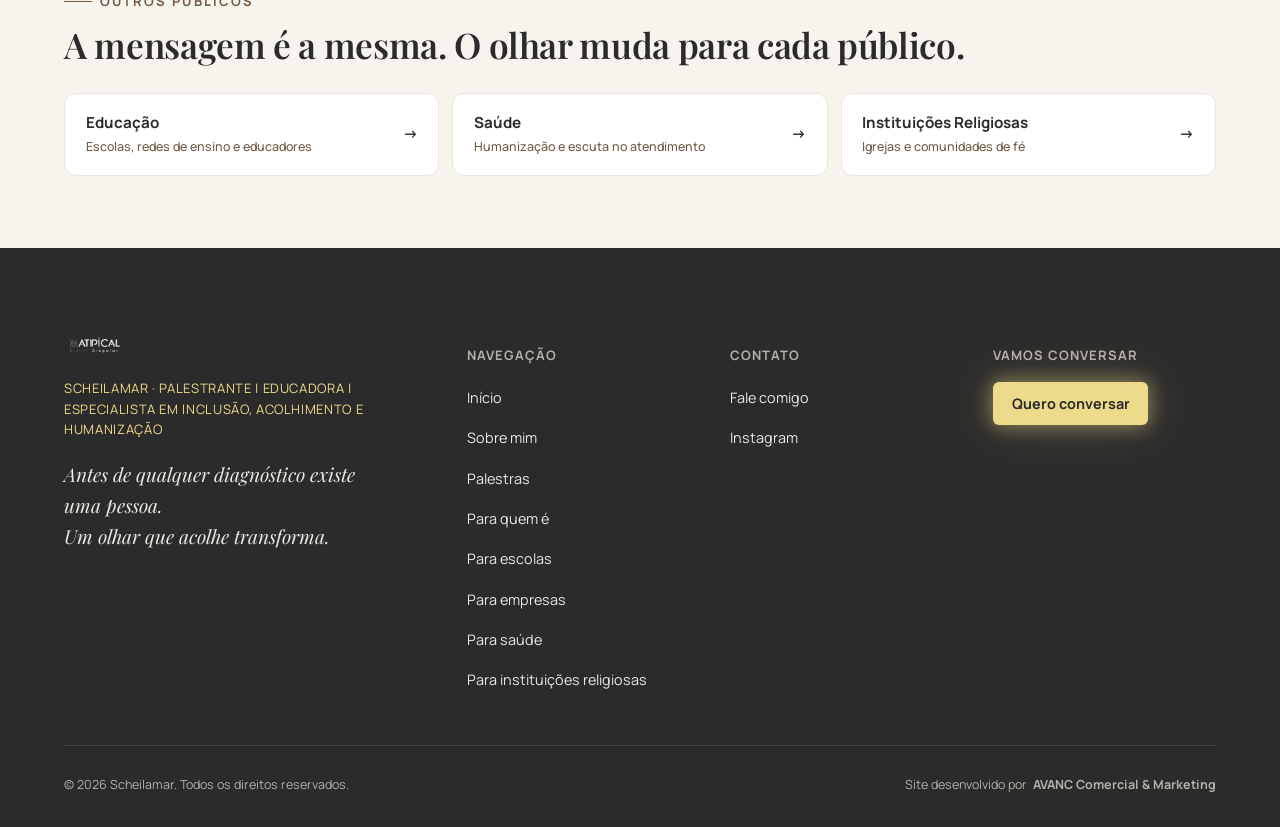
<file: empresas/index.html>
<!DOCTYPE html>
<html lang="pt-BR">
<head>
<meta charset="UTF-8">
<meta name="viewport" content="width=device-width, initial-scale=1.0">
<title>Palestra para empresas: cultura de acolhimento, liderança e NR-1 | Scheilamar</title>
<meta name="description" content="A NR-1 passou a exigir a gestão de riscos psicossociais. Palestra de Scheilamar para lideranças e equipes sobre escuta, pertencimento e cultura de acolhimento — para SIPAT, formação de líderes e desenvolvimento de equipes.">
<meta name="theme-color" content="#2B2B2B">
<meta property="og:type" content="website">
<meta property="og:locale" content="pt_BR">
<meta property="og:title" content="Palestra para empresas: cultura de acolhimento, liderança e NR-1 | Scheilamar">
<meta property="og:description" content="A NR-1 passou a exigir a gestão de riscos psicossociais. Palestra de Scheilamar para lideranças e equipes sobre escuta, pertencimento e cultura de acolhimento — para SIPAT, formação de líderes e desenvolvimento de equipes.">
<link rel="icon" href="../assets/img/logo-escuro.png" type="image/png">
<script>document.documentElement.classList.add('js');</script>

<link rel="preconnect" href="https://fonts.googleapis.com">
<link rel="preconnect" href="https://fonts.gstatic.com" crossorigin>
<link href="https://fonts.googleapis.com/css2?family=Playfair+Display:ital,wght@0,500;0,600;0,700;1,500;1,600&family=Manrope:wght@400;500;600;700;800&display=swap" rel="stylesheet">

<link rel="preload" as="image" href="../assets/img/hero-inicio.jpg" fetchpriority="high">
<link rel="stylesheet" href="../css/styles.css">
<link rel="stylesheet" href="../css/landing.css">
</head>
<body class="lp">
<a href="#main" class="skip-link">Pular para o conteúdo</a>

<header class="site-header" id="site-header">
  <div class="container">
    <a href="../index.html" class="brand" aria-label="Scheilamar — página inicial">
      <img src="../assets/img/logo-claro.png" alt="Atípical — Brilho Singular">
      <span class="brand-text">
        <span class="brand-name">Scheilamar</span>
        <span class="brand-role">Palestrante · Educadora</span>
      </span>
    </a>

    <nav class="main-nav" aria-label="Navegação principal">
      <ul>
        <li><a href="../index.html#inicio">Início</a></li>
        <li><a href="../index.html#sobre">Sobre</a></li>
        <li><a href="../index.html#palestra">Palestras</a></li>
        <li class="has-sub">
          <button type="button" class="sub-toggle" aria-expanded="false" aria-haspopup="true" aria-controls="sub-para-quem">Para quem é <svg viewBox="0 0 12 12" fill="none" stroke="currentColor" stroke-width="1.8" stroke-linecap="round" stroke-linejoin="round" aria-hidden="true"><path d="M2 4.2 6 8l4-3.8"/></svg></button>
          <ul class="sub-menu" id="sub-para-quem">
            <li><a href="../educacao/">Educação<small>Escolas, redes de ensino e educadores</small></a></li>
            <li><a href="../empresas/" aria-current="page">Empresas<small>Liderança, clima e cultura de acolhimento</small></a></li>
            <li><a href="../saude/">Saúde<small>Humanização e escuta no atendimento</small></a></li>
            <li><a href="../instituicoes-religiosas/">Instituições Religiosas<small>Igrejas e comunidades de fé</small></a></li>
            <li class="sub-all"><a href="../index.html#para-quem-e">Ver todos os públicos <span aria-hidden="true">→</span></a></li>
          </ul>
        </li>
        <li><a href="#contato">Contato</a></li>
      </ul>
    </nav>

    <div class="header-actions">
      <a href="#contato" class="btn btn-primary">Quero conversar</a>
      <button class="nav-toggle" id="nav-toggle" aria-label="Abrir menu" aria-expanded="false" aria-controls="mobile-nav">
        <span></span><span></span><span></span>
      </button>
    </div>
  </div>
</header>

<nav class="mobile-nav" id="mobile-nav" aria-label="Navegação mobile">
  <a href="../index.html#inicio">Início</a>
  <a href="../index.html#sobre">Sobre</a>
  <a href="../index.html#palestra">Palestras</a>
  <div class="m-sub">
    <button type="button" class="m-sub-toggle" aria-expanded="false" aria-controls="m-sub-list">Para quem é <svg viewBox="0 0 12 12" fill="none" stroke="currentColor" stroke-width="1.8" stroke-linecap="round" stroke-linejoin="round" aria-hidden="true"><path d="M2 4.2 6 8l4-3.8"/></svg></button>
    <div class="m-sub-list" id="m-sub-list"><div>
      <a href="../educacao/">Educação</a>
      <a href="../empresas/">Empresas</a>
      <a href="../saude/">Saúde</a>
      <a href="../instituicoes-religiosas/">Instituições Religiosas</a>
      <a href="../index.html#para-quem-e">Ver todos</a>
    </div></div>
  </div>
  <a href="#contato">Contato</a>
  <a href="#contato" class="btn btn-primary">Quero conversar</a>
</nav>

<main id="main">

  <section class="hero lp-hero noise grain" id="inicio">
    <div class="hero-media">
      <img class="hero-photo" src="../assets/img/hero-inicio.jpg" alt="Retrato de Scheilamar, palestrante e educadora" width="1000" height="1500" fetchpriority="high" style="object-position:50% 14%;">
    </div>

    <div class="container hero-grid">
      <div class="hero-text">
        <p class="eyebrow">02 / Empresas</p>
        <h1>A NR-1 agora exige olhar para a saúde mental. <em class="accent">Sua liderança</em> está preparada para enxergar?</h1>
        <p class="lede hero-in hero-in-1">Desde 26 de maio de 2026, os riscos psicossociais entram no gerenciamento de riscos ocupacionais. Norma se cumpre com processo. Cultura se constrói com gente que sabe olhar.</p>
        <p class="copy copy--on-dark hero-in hero-in-2">Levo para a sua empresa uma palestra que traduz acolhimento em comportamento de liderança, escuta e relação no dia a dia. Ela não substitui o seu PGR: prepara as pessoas que vão fazê-lo funcionar.</p>
        <div class="hero-ctas hero-in hero-in-3">
          <a href="#contato" class="btn btn-primary">Quero a palestra na minha empresa</a>
          <a href="#dados" class="lp-link">Ver os dados</a>
        </div>
        <div class="lp-stats hero-in hero-in-3">
<div class="lp-stat glass"><span class="lp-stat-num" data-count="546254" data-decimals="0" data-prefix="" data-suffix="">546.254</span><span class="lp-stat-txt">benefícios por incapacidade temporária por transtornos mentais concedidos em 2025<small>Previdência Social</small></span></div>
<div class="lp-stat glass"><span class="lp-stat-num" data-count="15.66" data-decimals="2" data-prefix="+" data-suffix="%">+15,66%</span><span class="lp-stat-txt">em relação a 2024, quando foram 472.328<small>Previdência Social</small></span></div>
<div class="lp-stat glass"><span class="lp-stat-num">26/05/2026</span><span class="lp-stat-txt">a NR-1 passa a exigir a gestão de riscos psicossociais no GRO<small>Portaria MTE 1.419/2024 · prorrogada pela 765/2025</small></span></div>
        </div>
      </div>
    </div>
  </section>

  <div class="marquee-wrap">
    <div class="marquee" aria-hidden="true">
      <div class="marquee-track">
        <span class="marquee-item">Um olhar que acolhe transforma<span class="dot"></span></span>
        <span class="marquee-item">Um olhar que acolhe transforma<span class="dot"></span></span>
        <span class="marquee-item">Um olhar que acolhe transforma<span class="dot"></span></span>
        <span class="marquee-item">Um olhar que acolhe transforma<span class="dot"></span></span>
        <span class="marquee-item">Um olhar que acolhe transforma<span class="dot"></span></span>
        <span class="marquee-item">Um olhar que acolhe transforma<span class="dot"></span></span>
        <span class="marquee-item">Um olhar que acolhe transforma<span class="dot"></span></span>
        <span class="marquee-item">Um olhar que acolhe transforma<span class="dot"></span></span>
      </div>
    </div>
  </div>

  <section class="section bg-offwhite" id="problema">
    <div class="container">
      <div class="section-head lp-section-head reveal">
        <p class="eyebrow eyebrow--dark">O custo de não olhar</p>
        <h2>Clima desgastado não aparece no balanço. Aparece no atestado e no silêncio das reuniões.</h2>
        <p class="lede">Emoção é a porta de entrada. O argumento é organizacional.</p>
      </div>
      <div class="lp-pain-grid">
<article class="lp-pain-card reveal reveal-delay-0"><span class="num">01</span><h3>Liderança que cobra, mas não escuta</h3><p>Líderes são treinados para entregar resultado. Poucos foram preparados para perceber quando alguém da equipe deixou de estar bem.</p></article>
<article class="lp-pain-card reveal reveal-delay-1"><span class="num">02</span><h3>Um clima que se desgasta em silêncio</h3><p>Conflito mal resolvido, sobrecarga e falta de pertencimento raramente chegam ao RH como problema. Chegam como afastamento, desmotivação e rotatividade.</p></article>
<article class="lp-pain-card reveal reveal-delay-2"><span class="num">03</span><h3>Uma norma sem prática</h3><p>A NR-1 pede que riscos psicossociais sejam identificados e geridos. Cumprir no papel é diferente de transformar a forma como as pessoas se tratam.</p></article>
      </div>
      <p class="lp-pain-close reveal">Cultura de acolhimento não é discurso de RH. É o que acontece, todos os dias, entre quem lidera e quem é liderado.</p>
    </div>
  </section>

  <section class="section lp-data noise" id="dados">
    <div class="container">
      <div class="section-head lp-section-head reveal">
        <p class="eyebrow">Os números</p>
        <h2>A saúde mental entrou na lei porque já estava no afastamento.</h2>
        <p class="lede">Dados da Previdência Social, do Ministério do Trabalho e da OMS, na forma como foram divulgados.</p>
      </div>
      <div class="chart-grid">
<figure class="chart-card glass reveal" data-chart>
  <h3>Benefícios por incapacidade temporária por transtornos mentais<span>Benefícios concedidos no ano</span></h3>
  <div class="cols"><div class="col"><span class="col-val">472.328</span><div class="col-bar is-dim" style="--v:70.9"></div></div><div class="col"><span class="col-val">546.254</span><div class="col-bar" style="--v:82.0"></div></div></div><div class="cols-labels"><span class="col-label">2024</span><span class="col-label">2025</span></div>
  <p class="chart-note">Crescimento de <strong>15,66%</strong> em um ano. Em 2025, ansiedade e episódios depressivos foram os dois diagnósticos que mais geraram benefícios.</p>
  <figcaption class="chart-src">Fonte: <a href="https://www.dgabc.com.br/Noticia/4291324/afastamentos-por-transtorno-mental-chegam-a-546-mil" target="_blank" rel="noopener">Previdência Social, via DGABC (23/03/2026)</a></figcaption>
</figure>
<figure class="chart-card glass reveal" data-chart>
  <h3>O que está por trás dos afastamentos<span>Principais diagnósticos em 2025 — benefícios concedidos</span></h3>
  <div class="hbars">
<div class="hbar-row"><div class="hbar-head"><span>Outros transtornos ansiosos</span><b>166.489</b></div><div class="hbar-track"><div class="hbar-fill is-hot" style="--v:100.0"></div></div></div>
<div class="hbar-row"><div class="hbar-head"><span>Episódios depressivos</span><b>126.608</b></div><div class="hbar-track"><div class="hbar-fill" style="--v:76.05"></div></div></div>
<div class="hbar-row"><div class="hbar-head"><span>Transtorno afetivo bipolar</span><b>60.904</b></div><div class="hbar-track"><div class="hbar-fill" style="--v:36.58"></div></div></div>
<div class="hbar-row"><div class="hbar-head"><span>Transtorno depressivo recorrente</span><b>60.551</b></div><div class="hbar-track"><div class="hbar-fill" style="--v:36.37"></div></div></div>
<div class="hbar-row"><div class="hbar-head"><span>Reações ao estresse grave e transtornos de adaptação</span><b>23.773</b></div><div class="hbar-track"><div class="hbar-fill" style="--v:14.28"></div></div></div>
</div>
  <p class="chart-note">Estresse, ansiedade e depressão estão no centro do que a NR-1 pede que as empresas olhem.</p>
  <figcaption class="chart-src">Fonte: <a href="https://www.dgabc.com.br/Noticia/4291324/afastamentos-por-transtorno-mental-chegam-a-546-mil" target="_blank" rel="noopener">Previdência Social, via DGABC (23/03/2026)</a></figcaption>
</figure>
<figure class="chart-card glass reveal" data-chart>
  <h3>Quem mais é afastada<span>Distribuição dos 546.254 benefícios de 2025</span></h3>
  <div class="donuts"><div class="donut"><svg viewBox="0 0 120 120" aria-hidden="true"><circle class="trk" cx="60" cy="60" r="50" pathLength="100"/><circle class="arc" cx="60" cy="60" r="50" pathLength="100" style="--p:63.46"/></svg><span class="donut-val">63,46%</span><div class="donut-cap">mulheres<br>346.613 benefícios</div></div><div class="donut"><svg viewBox="0 0 120 120" aria-hidden="true"><circle class="trk" cx="60" cy="60" r="50" pathLength="100"/><circle class="arc is-dim" cx="60" cy="60" r="50" pathLength="100" style="--p:36.54"/></svg><span class="donut-val">36,54%</span><div class="donut-cap">homens<br>199.641 benefícios</div></div></div>
  <p class="chart-note">Os números pedem um olhar que vá além do individual: para quem sustenta a rotina, a carga e o cuidado.</p>
  <figcaption class="chart-src">Fonte: <a href="https://www.dgabc.com.br/Noticia/4291324/afastamentos-por-transtorno-mental-chegam-a-546-mil" target="_blank" rel="noopener">Previdência Social, via DGABC (23/03/2026)</a></figcaption>
</figure>
<figure class="chart-card glass reveal" data-chart>
  <h3>O caminho da NR-1 até a obrigação<span>Linha do tempo</span></h3>
  <div class="tl"><div class="tl-item" style="--i:0"><span class="tl-date">27/08/2024</span><p class="tl-title">Portaria MTE 1.419/2024</p><p class="tl-text">Aprova o novo texto da seção 1.5 da NR-1, que inclui os fatores de risco psicossociais relacionados ao trabalho.</p></div><div class="tl-item" style="--i:1"><span class="tl-date">15/05/2025</span><p class="tl-title">Portaria MTE 765/2025</p><p class="tl-text">Prorroga a vigência do novo texto até 25 de maio de 2026.</p></div><div class="tl-item is-now" style="--i:2"><span class="tl-date">26/05/2026</span><p class="tl-title">Novo texto em vigor</p><p class="tl-text">Empresas passam a incluir riscos psicossociais no gerenciamento de riscos ocupacionais.</p></div><div class="tl-item" style="--i:3"><span class="tl-date">~24/08/2026</span><p class="tl-title">Fim do período de adaptação das multas</p><p class="tl-text">Segundo reportado, a aplicação de multas foi adiada em 90 dias a partir da vigência.</p></div></div>
  
  <figcaption class="chart-src">Fonte: <a href="https://coad.com.br/home/noticias-detalhe/131795/prorrogado-prazo-de-vigencia-da-portaria-que-incluiu-riscos-psicossociais-no-gerenciamento-de-riscos-ocupacionais" target="_blank" rel="noopener">COAD</a> · <a href="https://amdjus.com.br/nr-1-inicio-da-vigencia-adia-aplicacao-de-multas-por-90-dias/" target="_blank" rel="noopener">AMDJUS</a></figcaption>
</figure>
<figure class="chart-card glass reveal chart-card--wide" data-chart>
  <h3>O custo global da depressão e da ansiedade<span>Dado global</span></h3>
  <div><div class="bignum" data-count="1" data-decimals="0" data-prefix="US$ " data-suffix=" trilhão por ano">US$ 1 trilhão por ano</div><p class="bignum-cap">em perdas de produtividade no mundo, segundo a Organização Mundial da Saúde. No Brasil, mais de 470 mil afastamentos por transtornos mentais em 2024.</p></div>
  
  <figcaption class="chart-src">Fonte: <a href="https://www.correiodamanha.com.br/economia/2026/01/251174-depressao-e-ansiedade-causam-perdas-de-uss-1-trilhao.html" target="_blank" rel="noopener">Correio da Manhã (21/01/2026), com dados da OMS</a></figcaption>
</figure>
      </div>
      <p class="lp-disclaimer reveal">Todos os números vêm das fontes indicadas em cada gráfico, consultadas em outubro de 2026, e foram reproduzidos sem arredondamentos próprios. Quando um dado é de outro país ou de um estudo específico, isso está dito no próprio gráfico. A data das multas da NR-1 é a informada pela publicação citada; confirme com o seu SESMT ou com a assessoria jurídica.</p>
    </div>
  </section>

  <section class="section bg-gray" id="noticias" style="background:var(--gray-light);">
    <div class="container">
      <div class="section-head lp-section-head reveal" style="margin-bottom:0;">
        <p class="eyebrow eyebrow--dark">Está nas notícias</p>
        <h2>O que o seu RH, o SESMT e o financeiro já estão lendo.</h2>
        <p class="lede">Três leituras recentes para colocar o tema na pauta da diretoria.</p>
      </div>
      <div class="news-grid">
<a class="news-card reveal reveal-delay-0" href="https://www.dgabc.com.br/Noticia/4291324/afastamentos-por-transtorno-mental-chegam-a-546-mil" target="_blank" rel="noopener"><div class="news-meta"><span>DGABC</span><time datetime="2026-03-23">23/03/2026</time></div><h3>Afastamentos por transtorno mental chegam a 546 mil</h3><p>Dados da Previdência Social: 546.254 benefícios em 2025 contra 472.328 em 2024. Ansiedade e episódios depressivos lideram.</p><span class="news-link">Ler na fonte <svg viewBox="0 0 24 24" fill="none" stroke="currentColor" stroke-width="2" stroke-linecap="round" stroke-linejoin="round" aria-hidden="true"><path d="M7 17 17 7M8 7h9v9"/></svg></span></a>
<a class="news-card reveal reveal-delay-1" href="https://amdjus.com.br/nr-1-inicio-da-vigencia-adia-aplicacao-de-multas-por-90-dias/" target="_blank" rel="noopener"><div class="news-meta"><span>AMDJUS</span><time datetime="2026-05-26">26/05/2026</time></div><h3>NR-1: início da vigência adia aplicação de multas por 90 dias</h3><p>A partir de 26 de maio de 2026, a NR-1 exige que as empresas considerem riscos psicossociais; a notícia aponta 90 dias de fiscalização educativa antes das multas.</p><span class="news-link">Ler na fonte <svg viewBox="0 0 24 24" fill="none" stroke="currentColor" stroke-width="2" stroke-linecap="round" stroke-linejoin="round" aria-hidden="true"><path d="M7 17 17 7M8 7h9v9"/></svg></span></a>
<a class="news-card reveal reveal-delay-2" href="https://www.correiodamanha.com.br/economia/2026/01/251174-depressao-e-ansiedade-causam-perdas-de-uss-1-trilhao.html" target="_blank" rel="noopener"><div class="news-meta"><span>Correio da Manhã</span><time datetime="2026-01-21">21/01/2026</time></div><h3>Depressão e ansiedade causam perdas de US$ 1 trilhão</h3><p>A OMS estima perdas globais de US$ 1 trilhão por ano em produtividade. No Brasil, os transtornos mentais estão entre as principais causas de licenças médicas prolongadas.</p><span class="news-link">Ler na fonte <svg viewBox="0 0 24 24" fill="none" stroke="currentColor" stroke-width="2" stroke-linecap="round" stroke-linejoin="round" aria-hidden="true"><path d="M7 17 17 7M8 7h9v9"/></svg></span></a>
      </div>
    </div>
  </section>

  <section class="section lp-turn noise" id="a-virada">
    <div class="container lp-turn-grid">
      <div class="reveal">
        <p class="eyebrow">A virada</p>
        <h2 style="margin-top:1rem;margin-bottom:1.2rem;">Aqui, a emoção abre a conversa. O argumento é de gestão.</h2>
        <div class="copy copy--on-dark"><p>Eu começo com uma história real porque é ela que faz as pessoas escutarem. Mas fecho com estrutura: o que muda na forma como líderes perguntam, ouvem e permanecem presentes.</p><p>Acolhimento não é discurso corporativo. É mostrar que pequenas mudanças no olhar, na escuta e na relação produzem mudanças importantes na cultura de um ambiente.</p></div>
        <div class="lp-seq" aria-label="A sequência do olhar afetuoso"><span><b>01</b>Afetar-se</span><span><b>02</b>Perguntar</span><span><b>03</b>Escutar</span><span><b>04</b>Conhecer</span><span><b>05</b>Permanecer</span></div>
        <p class="lp-anchor">Cultura de acolhimento também é vantagem competitiva.</p>
      </div>
      <div class="lp-benefits glass reveal reveal-delay-1">
        <h3>O que a sua equipe leva</h3>
        <ul style="display:grid;gap:1rem;"><li><svg viewBox="0 0 24 24" fill="none" stroke="currentColor" stroke-width="2" stroke-linecap="round" stroke-linejoin="round" aria-hidden="true"><circle cx="12" cy="12" r="10"/><path d="m8 12.4 2.8 2.8L16 9.6"/></svg><span>Uma linguagem comum para falar de pertencimento e diversidade no ambiente de trabalho.</span></li><li><svg viewBox="0 0 24 24" fill="none" stroke="currentColor" stroke-width="2" stroke-linecap="round" stroke-linejoin="round" aria-hidden="true"><circle cx="12" cy="12" r="10"/><path d="m8 12.4 2.8 2.8L16 9.6"/></svg><span>Perguntas e posturas práticas que a liderança pode usar já na próxima conversa individual.</span></li><li><svg viewBox="0 0 24 24" fill="none" stroke="currentColor" stroke-width="2" stroke-linecap="round" stroke-linejoin="round" aria-hidden="true"><circle cx="12" cy="12" r="10"/><path d="m8 12.4 2.8 2.8L16 9.6"/></svg><span>Uma reflexão que conecta acolhimento e clima organizacional — sem substituir o seu PGR.</span></li></ul>
      </div>
    </div>
  </section>

  <section class="section bg-offwhite" id="quem-fala">
    <div class="container lp-who">
      <img class="reveal" src="../assets/img/lana-1.jpg" alt="Scheilamar com as filhas, entre elas Lana" loading="lazy" width="666" height="1000">
      <div class="lp-who-text reveal reveal-delay-1">
        <p class="eyebrow eyebrow--dark" style="margin-bottom:1rem;">Quem vai falar com o seu público</p>
        <h2 style="margin-bottom:1.2rem;">Solidez técnica, verdade de quem vive.</h2>
        <div class="copy"><p>Sou formada em Educação Física Escolar e pós-graduada em Educação Especial e Inclusiva. Mas o que faz uma equipe me escutar até o fim é que não falo de inclusão de longe: sou mãe de Lana, que nasceu com a Síndrome CHARGE.</p><p>Essa vivência me ensinou que, antes de qualquer cargo ou diagnóstico, existe uma pessoa. É esse olhar que levo para dentro das organizações.</p></div>
        <div class="lp-who-creds"><span>Educação Especial e Inclusiva</span><span>Palestras para SIPAT e lideranças</span><span>Mãe atípica</span></div>
      </div>
    </div>
  </section>

  <section class="section bg-white" id="como-funciona">
    <div class="container">
      <div class="section-head lp-section-head reveal">
        <p class="eyebrow eyebrow--dark">Como funciona</p>
        <h2>Como funciona para a sua empresa</h2>
        <p class="lede">Uma mensagem só faz sentido quando conversa com a realidade de quem a recebe.</p>
      </div>
      <div class="steps">
<div class="step reveal reveal-delay-0"><span class="step-num">01</span><h3>Conversa</h3><p>Entendo a cultura, o momento da empresa e quem será o público: lideranças, equipes, cooperados.</p></div>
<div class="step reveal reveal-delay-1"><span class="step-num">02</span><h3>Direcionamento</h3><p>Definimos o formato: SIPAT, formação de lideranças, encontro de equipes ou convenção.</p></div>
<div class="step reveal reveal-delay-2"><span class="step-num">03</span><h3>Palestra</h3><p>Levo conteúdo, vivência e reflexão aplicados à realidade organizacional.</p></div>
<div class="step reveal reveal-delay-3"><span class="step-num">04</span><h3>Desdobramento</h3><p class="step-quote">“O que muda, a partir de amanhã, na forma como a nossa liderança olha e escuta?”</p></div>
      </div>
      <a href="#contato" class="btn btn-secondary--on-light btn-secondary reveal lp-steps-cta">Quero começar essa conversa</a>
    </div>
  </section>

  <section class="section proof noise" id="depoimentos">
    <div class="container">
      <div class="section-head lp-section-head reveal" style="margin-bottom:0;">
        <p class="eyebrow">Depoimentos</p>
        <h2>Toda experiência deixa uma marca.</h2>
        <p class="lede" style="color:var(--gray-light);">Mensagens reais de quem já esteve comigo.</p>
      </div>
      <div class="quotes">
        <div class="quote-card glass reveal reveal-delay-0">
          <span class="quote-mark">“</span>
          <p class="quote-text">O que você faz é raro, não se trata de um discurso sobre inclusão, é um relato do que você vive. Você domina a oratória não pela técnica, mas pela verdade que carrega.</p>
          <p class="quote-attr">Mensagem recebida após a palestra</p>
        </div>
        <div class="quote-card glass reveal reveal-delay-1">
          <span class="quote-mark">“</span>
          <p class="quote-text">Muito tocante, Scheila! Tive que parar pra chorar... Vou mandar para algumas pessoas.</p>
          <p class="quote-attr">Mensagem recebida após a palestra</p>
        </div>
      </div>
    </div>
  </section>

  <section class="section bg-offwhite" id="faq">
    <div class="container">
      <div class="section-head lp-section-head reveal">
        <p class="eyebrow eyebrow--dark">Perguntas</p>
        <h2>Antes de marcarmos uma conversa, talvez você queira saber...</h2>
      </div>
      <div class="faq-list" id="faq-list">
        <div class="faq-item reveal" data-faq>
          <button class="faq-q" aria-expanded="false">
            <span class="faq-q-text"><span class="faq-q-num">01</span>A palestra cumpre a NR-1?</span>
            <span class="faq-q-icon" aria-hidden="true"></span>
          </button>
          <div class="faq-a"><div><p>Não. A NR-1 exige a gestão de riscos psicossociais dentro do GRO/PGR da empresa, trabalho que cabe à organização e aos seus profissionais de saúde e segurança. Minha palestra é uma ação de sensibilização e formação sobre acolhimento e relações: apoia a cultura que torna esse trabalho possível, mas não substitui o programa.</p></div></div>
        </div>
        <div class="faq-item reveal" data-faq>
          <button class="faq-q" aria-expanded="false">
            <span class="faq-q-text"><span class="faq-q-num">02</span>Serve para a SIPAT e para formação de líderes?</span>
            <span class="faq-q-icon" aria-hidden="true"></span>
          </button>
          <div class="faq-a"><div><p>Sim. Posso adaptar a conversa para SIPAT, formação de lideranças, desenvolvimento de equipes e outros momentos de cultura organizacional.</p></div></div>
        </div>
        <div class="faq-item reveal" data-faq>
          <button class="faq-q" aria-expanded="false">
            <span class="faq-q-text"><span class="faq-q-num">03</span>É uma palestra motivacional?</span>
            <span class="faq-q-icon" aria-hidden="true"></span>
          </button>
          <div class="faq-a"><div><p>Não. Parto de uma vivência real e de formação técnica para chegar a atitudes concretas: perguntar, escutar, permanecer presente. Menos discurso, mais aplicação.</p></div></div>
        </div>
        <div class="faq-item reveal" data-faq>
          <button class="faq-q" aria-expanded="false">
            <span class="faq-q-text"><span class="faq-q-num">04</span>Atende cooperativas e empresas de qualquer porte?</span>
            <span class="faq-q-icon" aria-hidden="true"></span>
          </button>
          <div class="faq-a"><div><p>Sim. Empresas e cooperativas, com o formato adaptado ao público, ao tempo disponível e ao objetivo. Conversamos antes para definir o que faz mais sentido.</p></div></div>
        </div>
      </div>
    </div>
  </section>

  <section class="lp-final noise section" id="contato">
    <div class="container lp-final-grid">
      <div class="reveal">
        <h2>Cultura de acolhimento também é vantagem competitiva.</h2>
        <p class="copy">Vamos conversar sobre a palestra certa para o momento da sua empresa. Conte um pouco sobre o público e o objetivo e eu retorno pelo WhatsApp.</p>
        <span class="hero-signature">Um olhar que acolhe transforma.</span>
        <a href="#" id="wa-direct-btn" target="_blank" rel="noopener" class="btn btn-secondary wa-alt"><svg viewBox="0 0 24 24" fill="none" stroke="currentColor" stroke-width="1.8" stroke-linecap="round" stroke-linejoin="round" aria-hidden="true"><path d="M17 2.1c-4.9-1.7-9.9 1-11.6 5.9-1.1 3.1-.5 6.4 1.4 9L5 22l5.2-1.7c1.4.5 2.9.7 4.4.5 5.1-.8 8.6-5.6 7.8-10.7-.6-3.7-3.2-6.8-6.7-8"/></svg> Prefiro falar pelo WhatsApp</a>
      </div>

      <form class="form-card glass-light reveal reveal-delay-1" id="contact-form" novalidate>
        <h3>Quero levar essa palestra para a minha empresa</h3>
        <input type="hidden" name="tipo" value="Empresa">
        <div class="form-row form-row--2">
          <div class="field">
            <label for="f-nome">Nome</label>
            <input type="text" id="f-nome" name="nome" required autocomplete="name">
          </div>
          <div class="field">
            <label for="f-instituicao">Empresa ou cooperativa</label>
            <input type="text" id="f-instituicao" name="instituicao" required>
          </div>
        </div>
        <div class="form-row form-row--2">
          <div class="field">
            <label for="f-whatsapp">WhatsApp</label>
            <input type="tel" id="f-whatsapp" name="whatsapp" placeholder="(00) 00000-0000" required autocomplete="tel">
          </div>
          <div class="field">
            <label for="f-cargo">Cargo / Função <span style="font-weight:500;opacity:.6;">(opcional)</span></label>
            <input type="text" id="f-cargo" name="cargo" placeholder="Ex: Gerente de RH">
          </div>
        </div>
        <div class="form-row">
          <div class="field">
            <label for="f-email">E-mail <span style="font-weight:500;opacity:.6;">(opcional)</span></label>
            <input type="email" id="f-email" name="email" autocomplete="email">
          </div>
        </div>
        <div class="form-row">
          <div class="field">
            <label for="f-mensagem">Conte um pouco sobre o seu público <span style="font-weight:500;opacity:.6;">(opcional)</span></label>
            <textarea id="f-mensagem" name="mensagem" placeholder="Número de colaboradores, momento da empresa, data pretendida..."></textarea>
          </div>
        </div>
        <button type="submit" class="btn btn-primary form-submit">
          Quero conversar sobre a palestra
          <svg viewBox="0 0 24 24" fill="none" stroke="currentColor" stroke-width="2" stroke-linecap="round" stroke-linejoin="round" aria-hidden="true"><path d="M5 12h14M13 5l7 7-7 7"/></svg>
        </button>
        <p class="form-note">Ao enviar, abriremos o WhatsApp da Scheilamar com sua mensagem já preenchida.</p>
      </form>
    </div>
  </section>

  <section class="section bg-offwhite" style="padding-block:clamp(3rem,6vw,4.5rem);">
    <div class="container">
      <p class="eyebrow eyebrow--dark">Outros públicos</p>
      <h2 style="font-size:clamp(1.5rem,1.1rem + 1.4vw,2.2rem);margin-top:.8rem;">A mensagem é a mesma. O olhar muda para cada público.</h2>
      <div class="lp-others"><a href="../educacao/"><span>Educação<small>Escolas, redes de ensino e educadores</small></span><span aria-hidden="true">→</span></a><a href="../saude/"><span>Saúde<small>Humanização e escuta no atendimento</small></span><span aria-hidden="true">→</span></a><a href="../instituicoes-religiosas/"><span>Instituições Religiosas<small>Igrejas e comunidades de fé</small></span><span aria-hidden="true">→</span></a></div>
    </div>
  </section>

</main>

<footer class="site-footer">
  <div class="container">
    <div class="footer-top">
      <div class="footer-brand">
        <img src="../assets/img/logo-claro.png" alt="Atípical — Brilho Singular">
        <p class="role">Scheilamar · Palestrante | Educadora | Especialista em Inclusão, Acolhimento e Humanização</p>
        <p class="manifesto-line">Antes de qualquer diagnóstico existe uma pessoa.<br>Um olhar que acolhe transforma.</p>
      </div>
      <div class="footer-col">
        <h4>Navegação</h4>
        <ul>
          <li><a href="../index.html#inicio">Início</a></li>
          <li><a href="../index.html#sobre">Sobre mim</a></li>
          <li><a href="../index.html#palestra">Palestras</a></li>
          <li><a href="../index.html#para-quem-e">Para quem é</a></li>
          <li><a href="../educacao/">Para escolas</a></li>
          <li><a href="../empresas/">Para empresas</a></li>
          <li><a href="../saude/">Para saúde</a></li>
          <li><a href="../instituicoes-religiosas/">Para instituições religiosas</a></li>
        </ul>
      </div>
      <div class="footer-col">
        <h4>Contato</h4>
        <ul>
          <li><a href="#contato">Fale comigo</a></li>
          <li><a href="https://www.instagram.com/scheilamartosta/" target="_blank" rel="noopener">Instagram</a></li>
        </ul>
      </div>
      <div class="footer-col">
        <h4>Vamos conversar</h4>
        <a href="#contato" class="btn btn-primary btn-sm">Quero conversar</a>
      </div>
    </div>
    <div class="footer-bottom">
      <span>© <span id="year"></span> Scheilamar. Todos os direitos reservados.</span>
      <span class="footer-credit">Site desenvolvido por <a href="https://instagram.com/avancmkt" target="_blank" rel="noopener">AVANC Comercial &amp; Marketing</a></span>
    </div>
  </div>
</footer>

<a href="#" id="wa-fixed" class="wa-fixed" target="_blank" rel="noopener">
  <svg viewBox="0 0 24 24" fill="none" stroke="currentColor" stroke-width="1.8" stroke-linecap="round" stroke-linejoin="round" aria-hidden="true"><path d="M17 2.1c-4.9-1.7-9.9 1-11.6 5.9-1.1 3.1-.5 6.4 1.4 9L5 22l5.2-1.7c1.4.5 2.9.7 4.4.5 5.1-.8 8.6-5.6 7.8-10.7-.6-3.7-3.2-6.8-6.7-8"/></svg>
  Falar pelo WhatsApp
</a>

<script src="../js/main.js"></script>
</body>
</html>
</file>
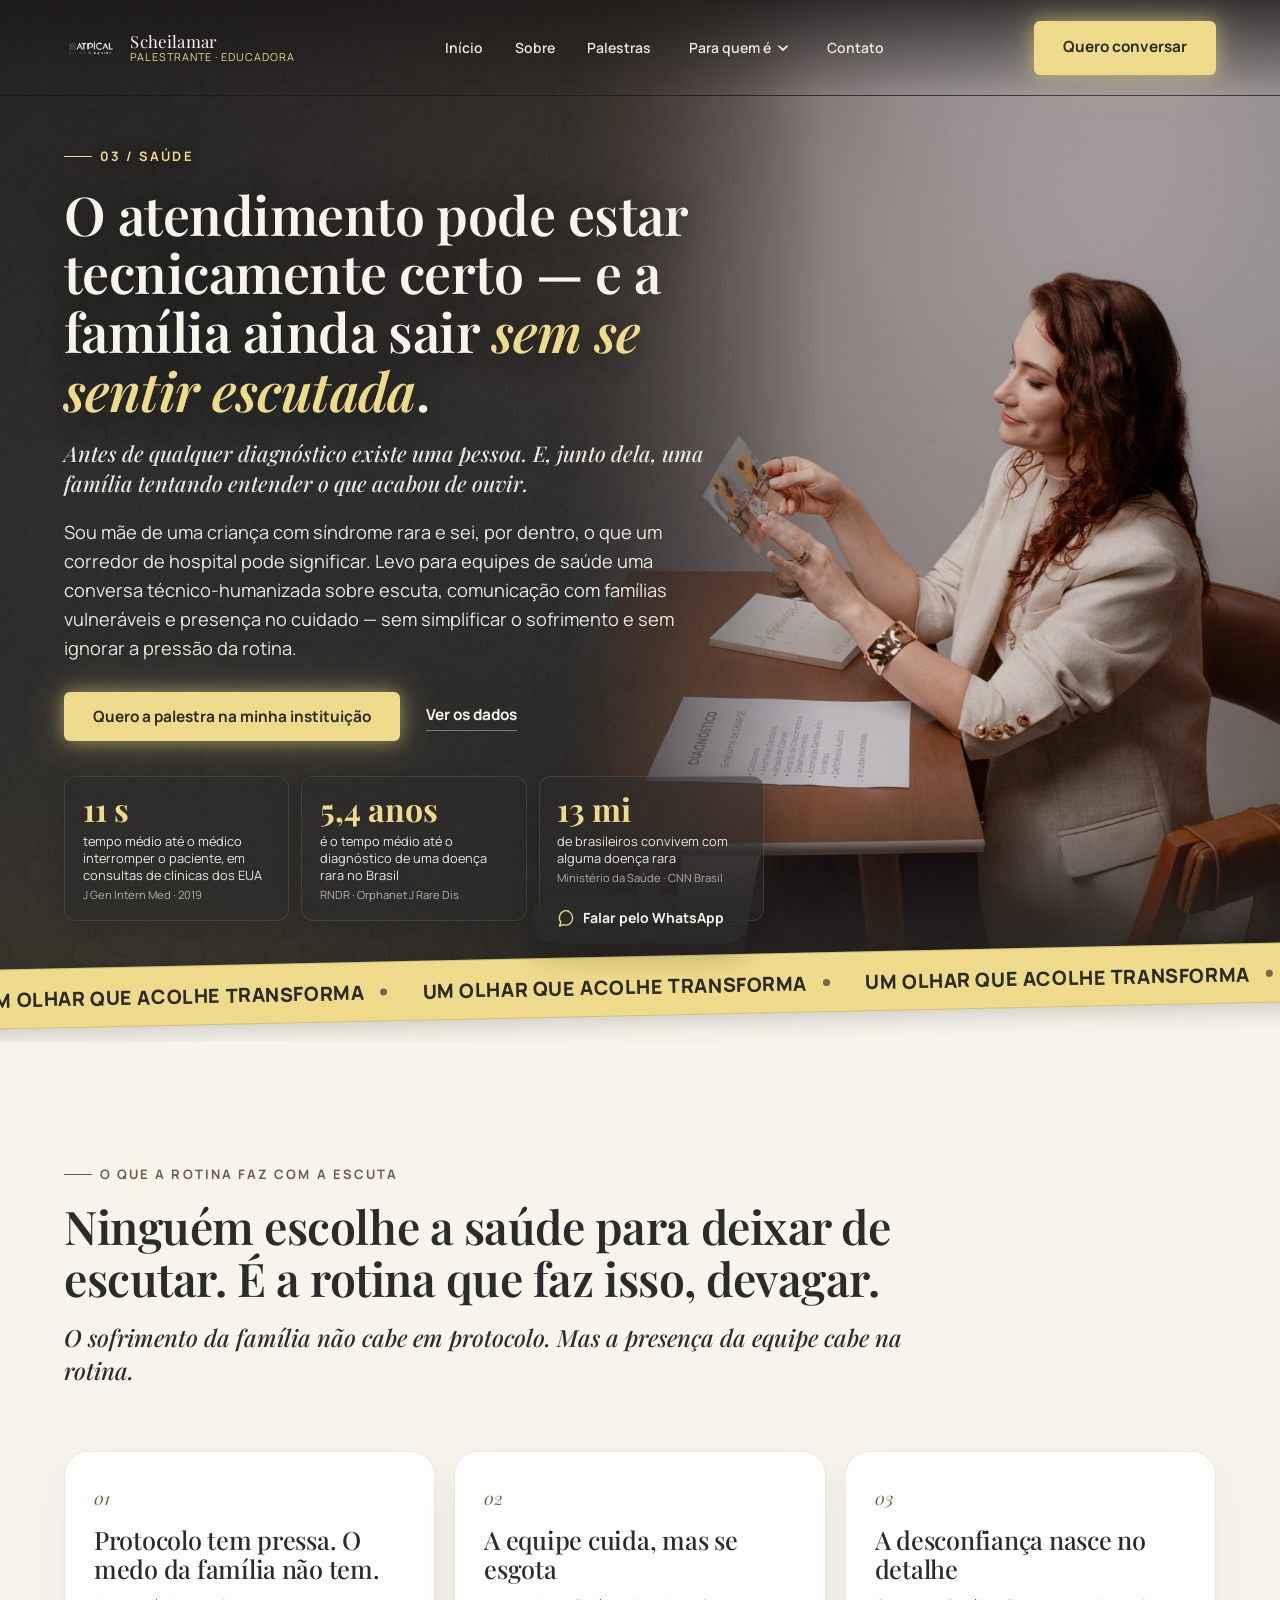
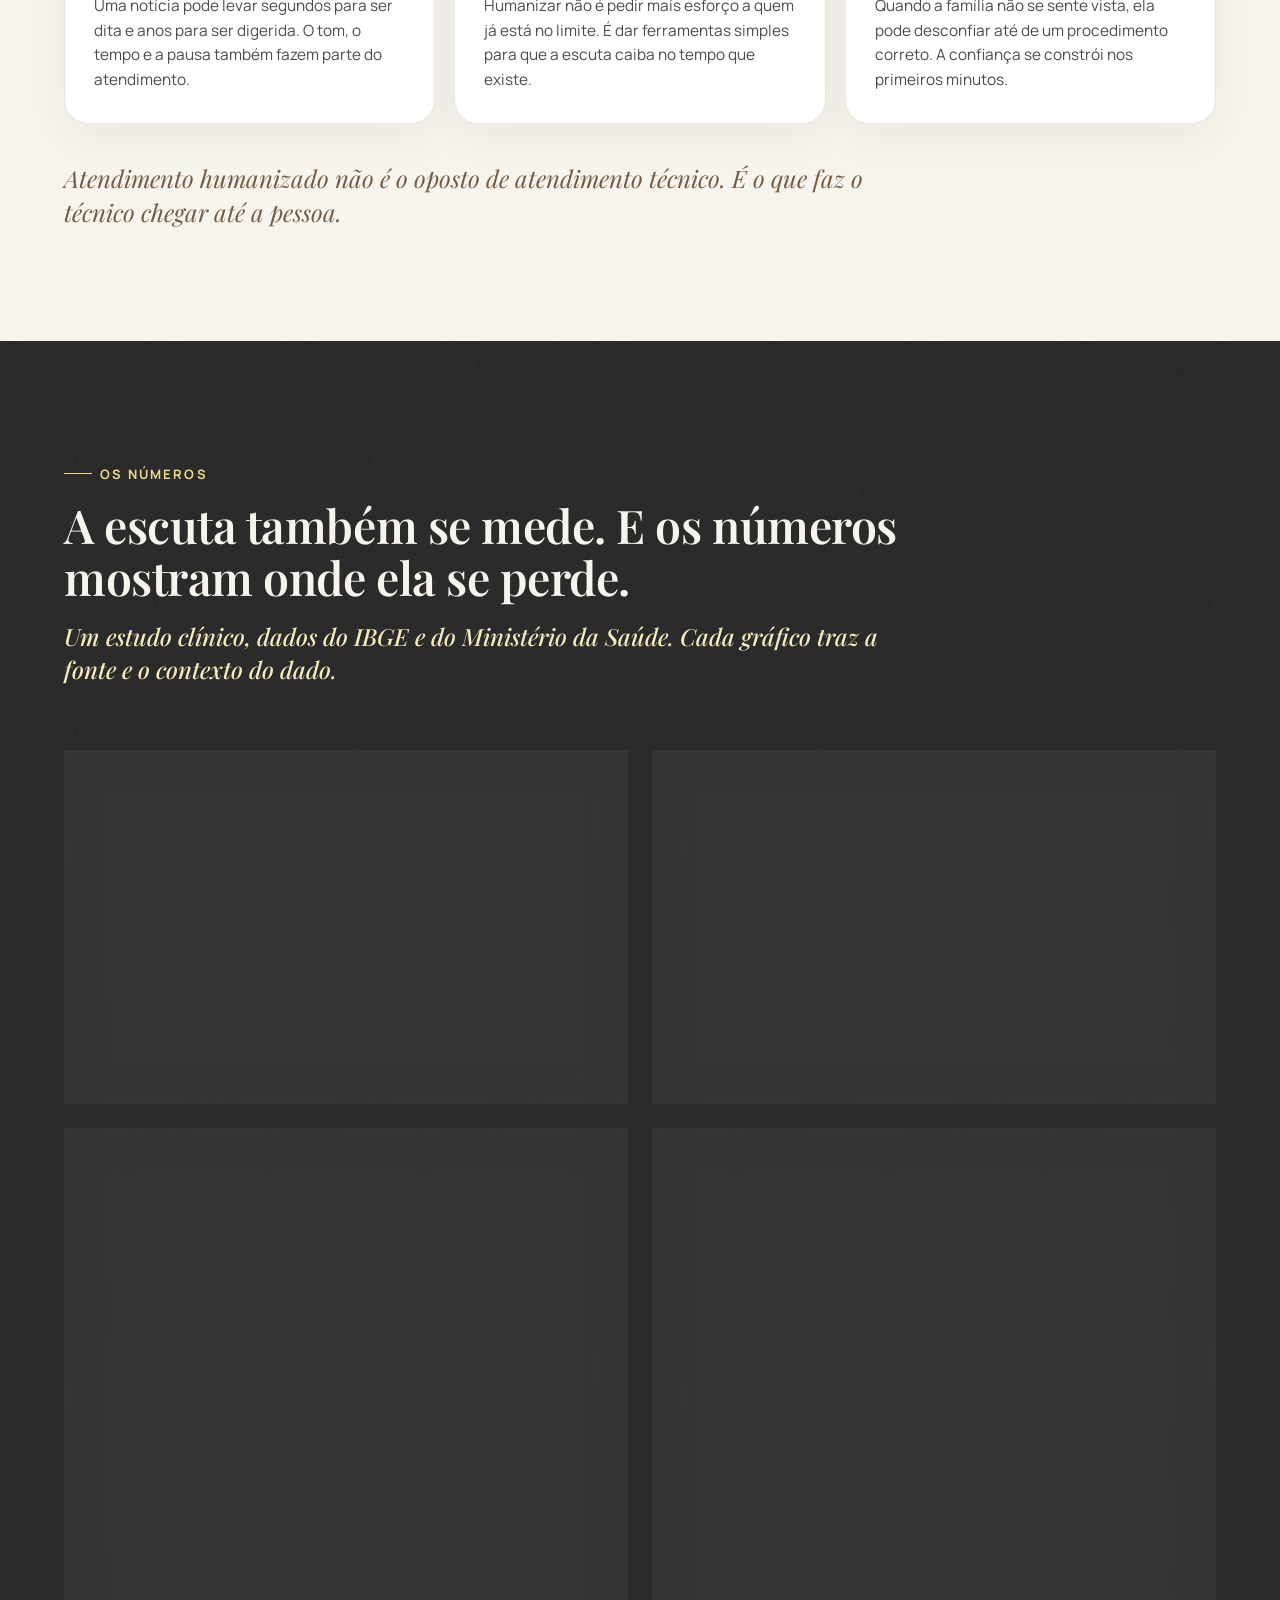
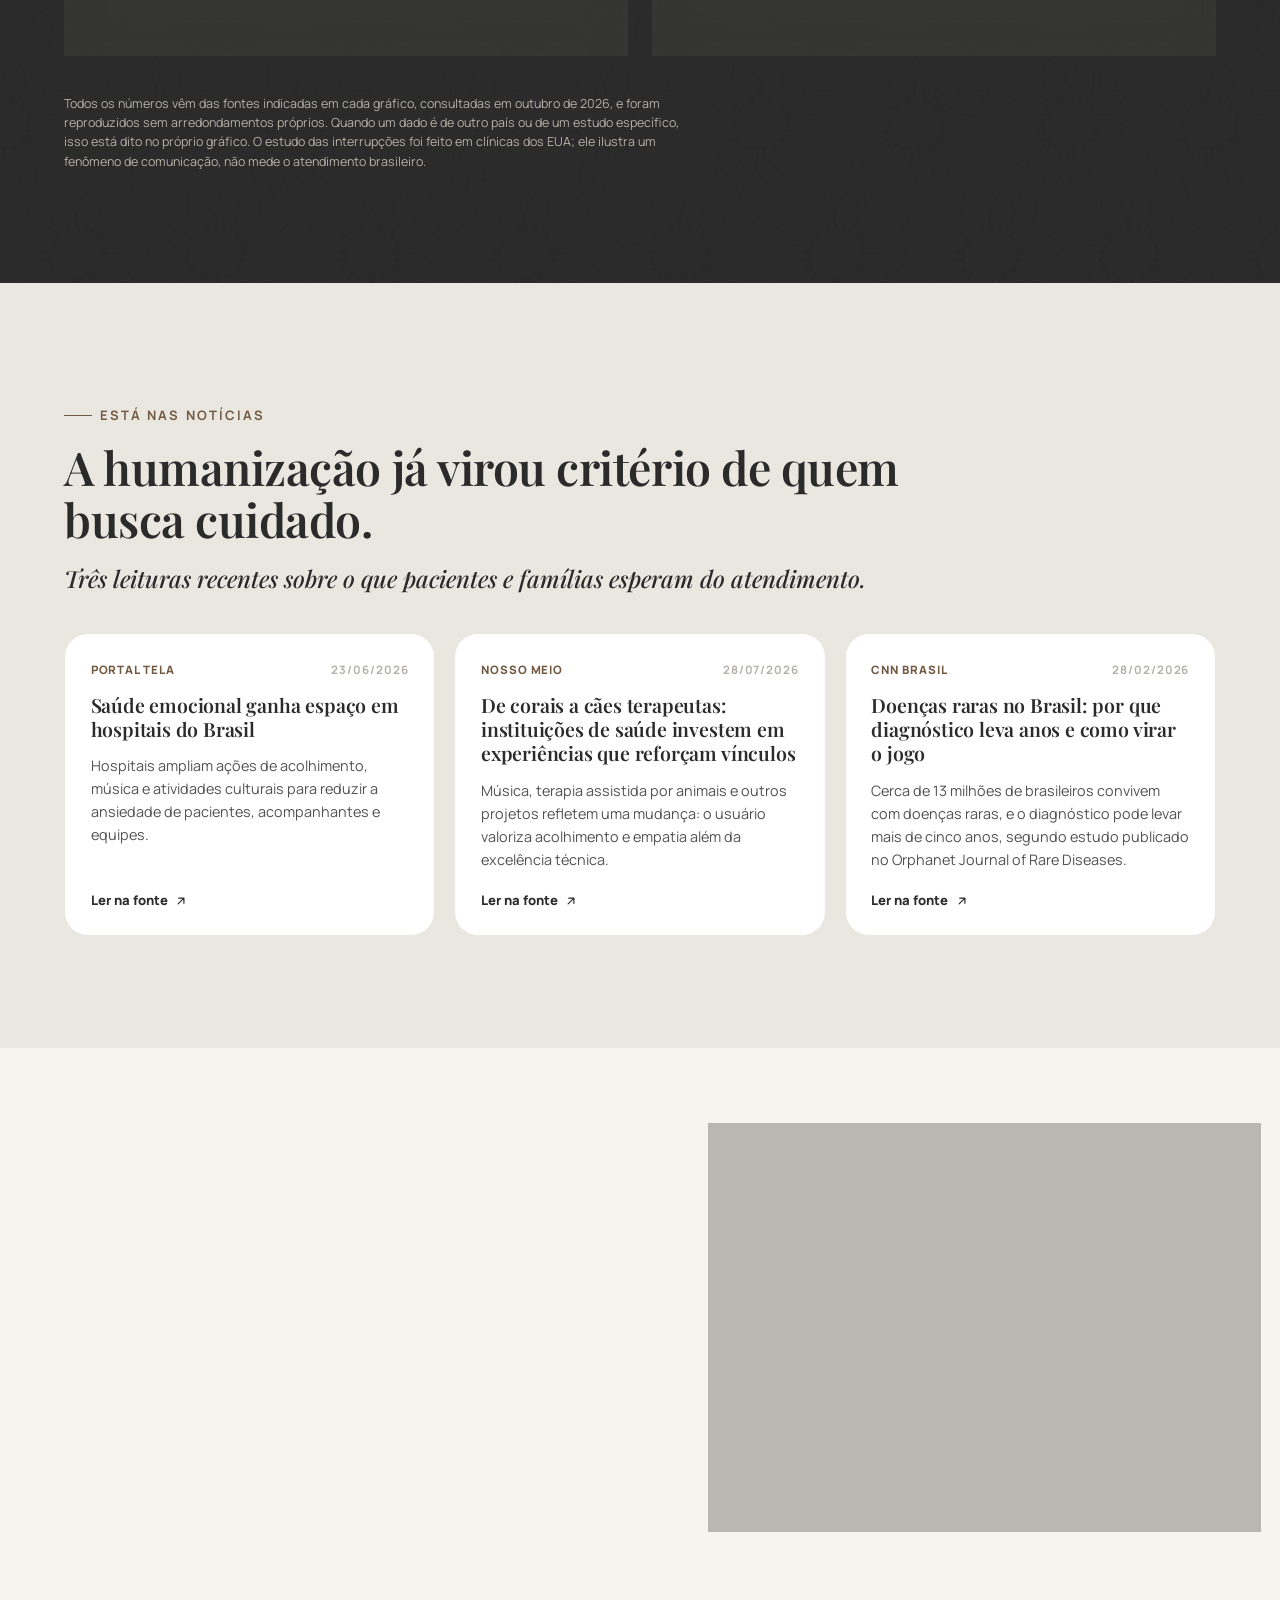
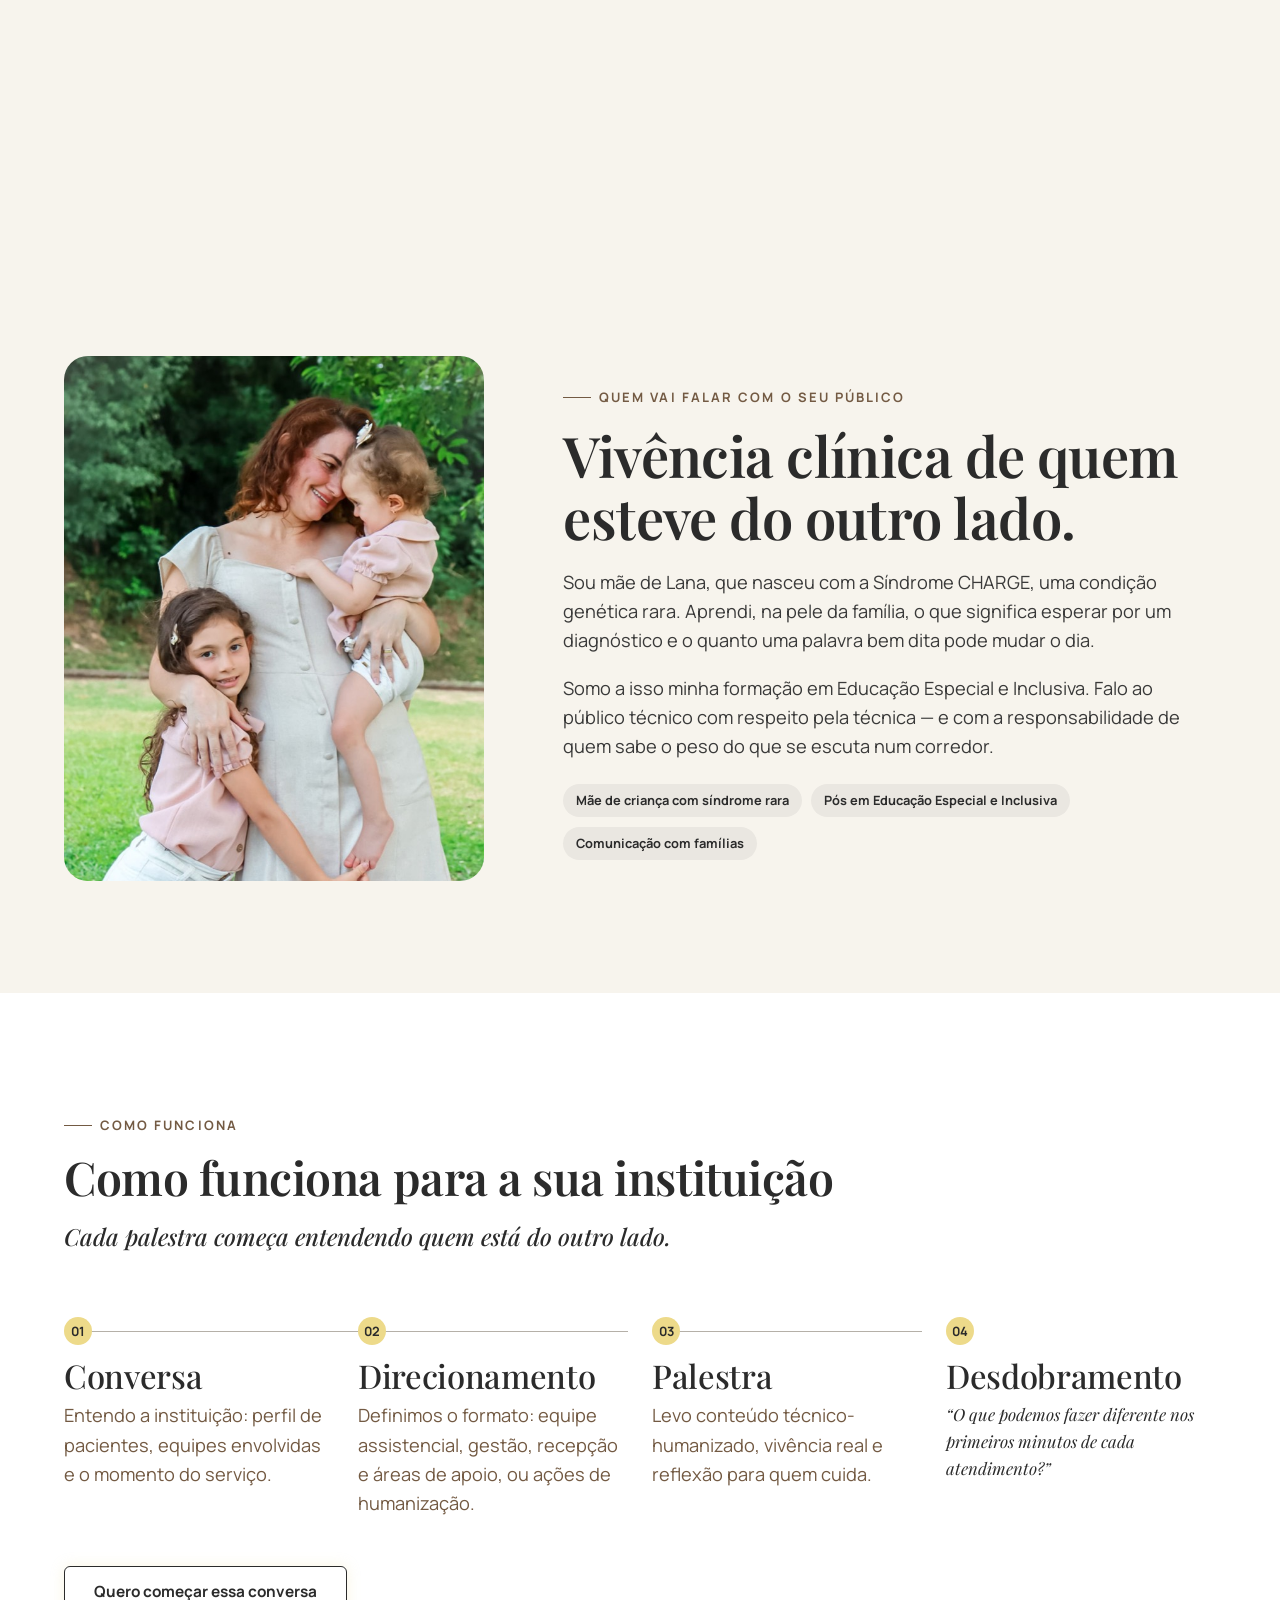
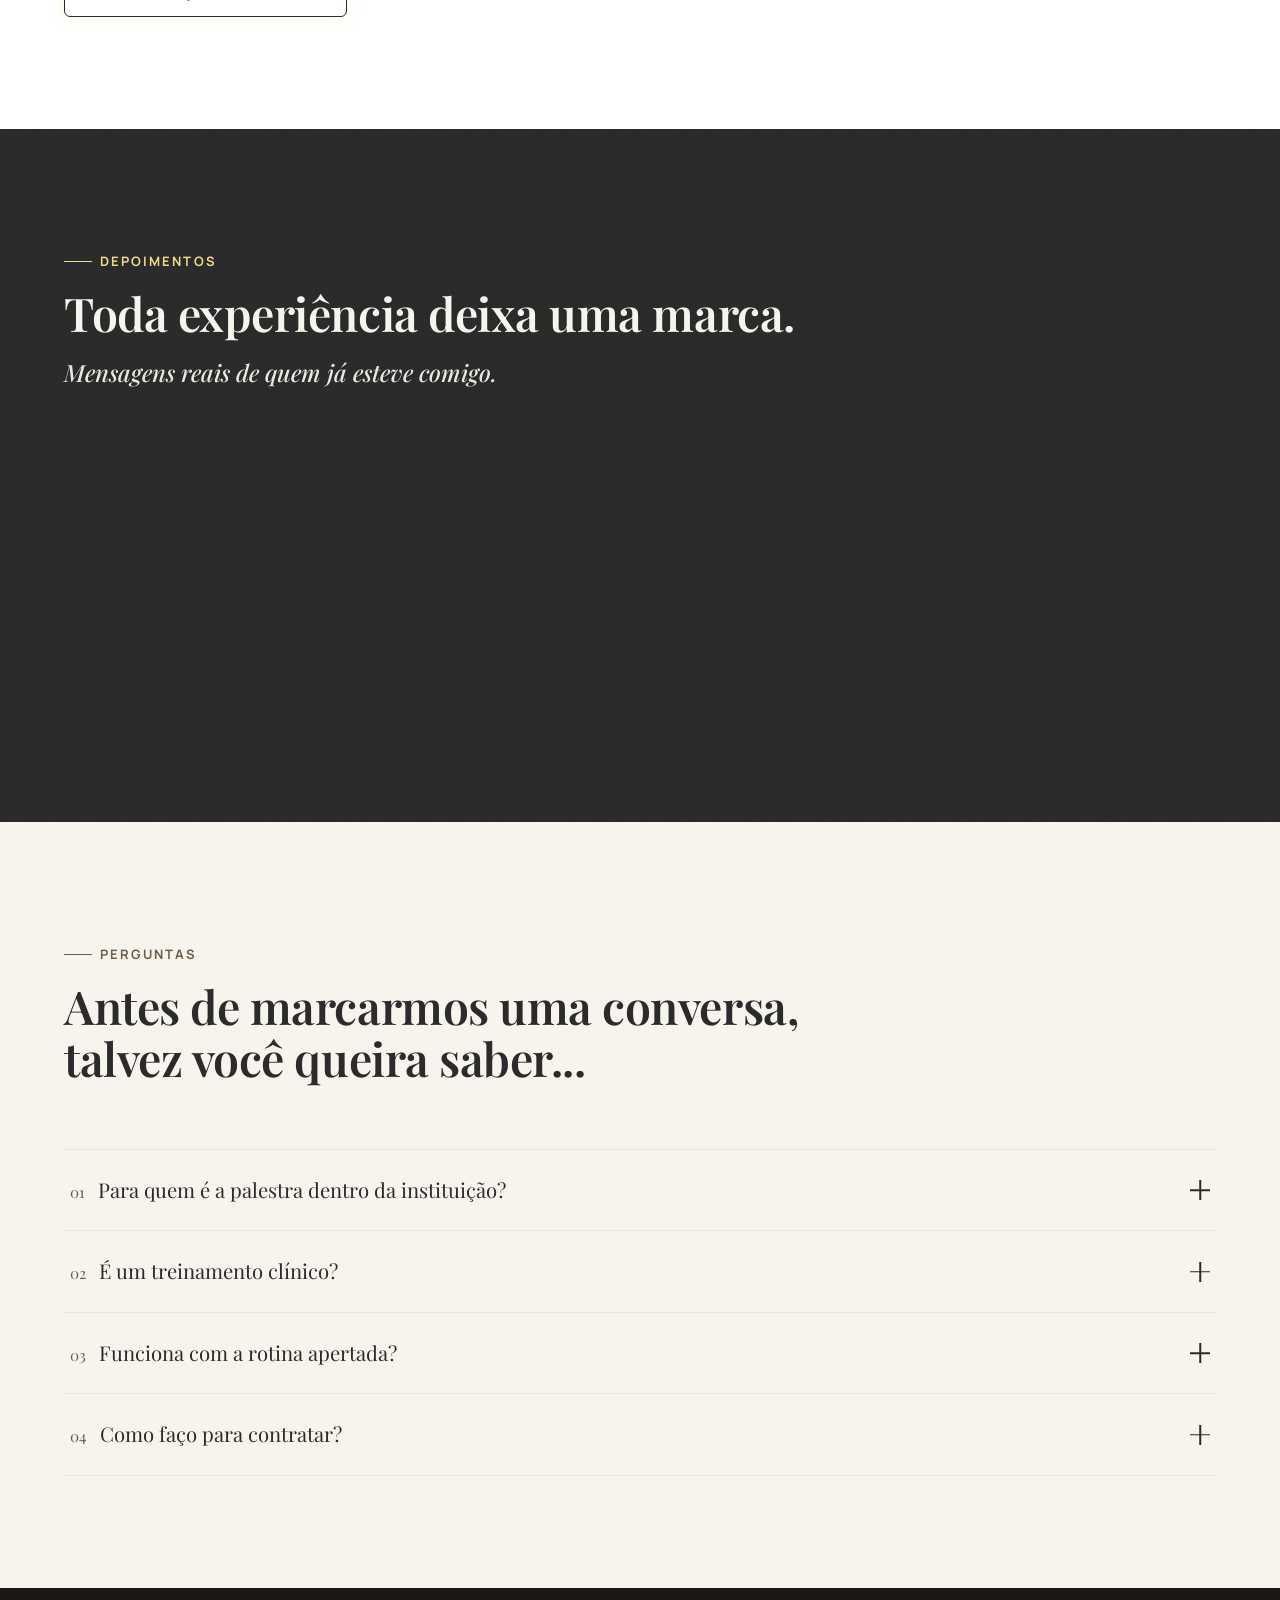
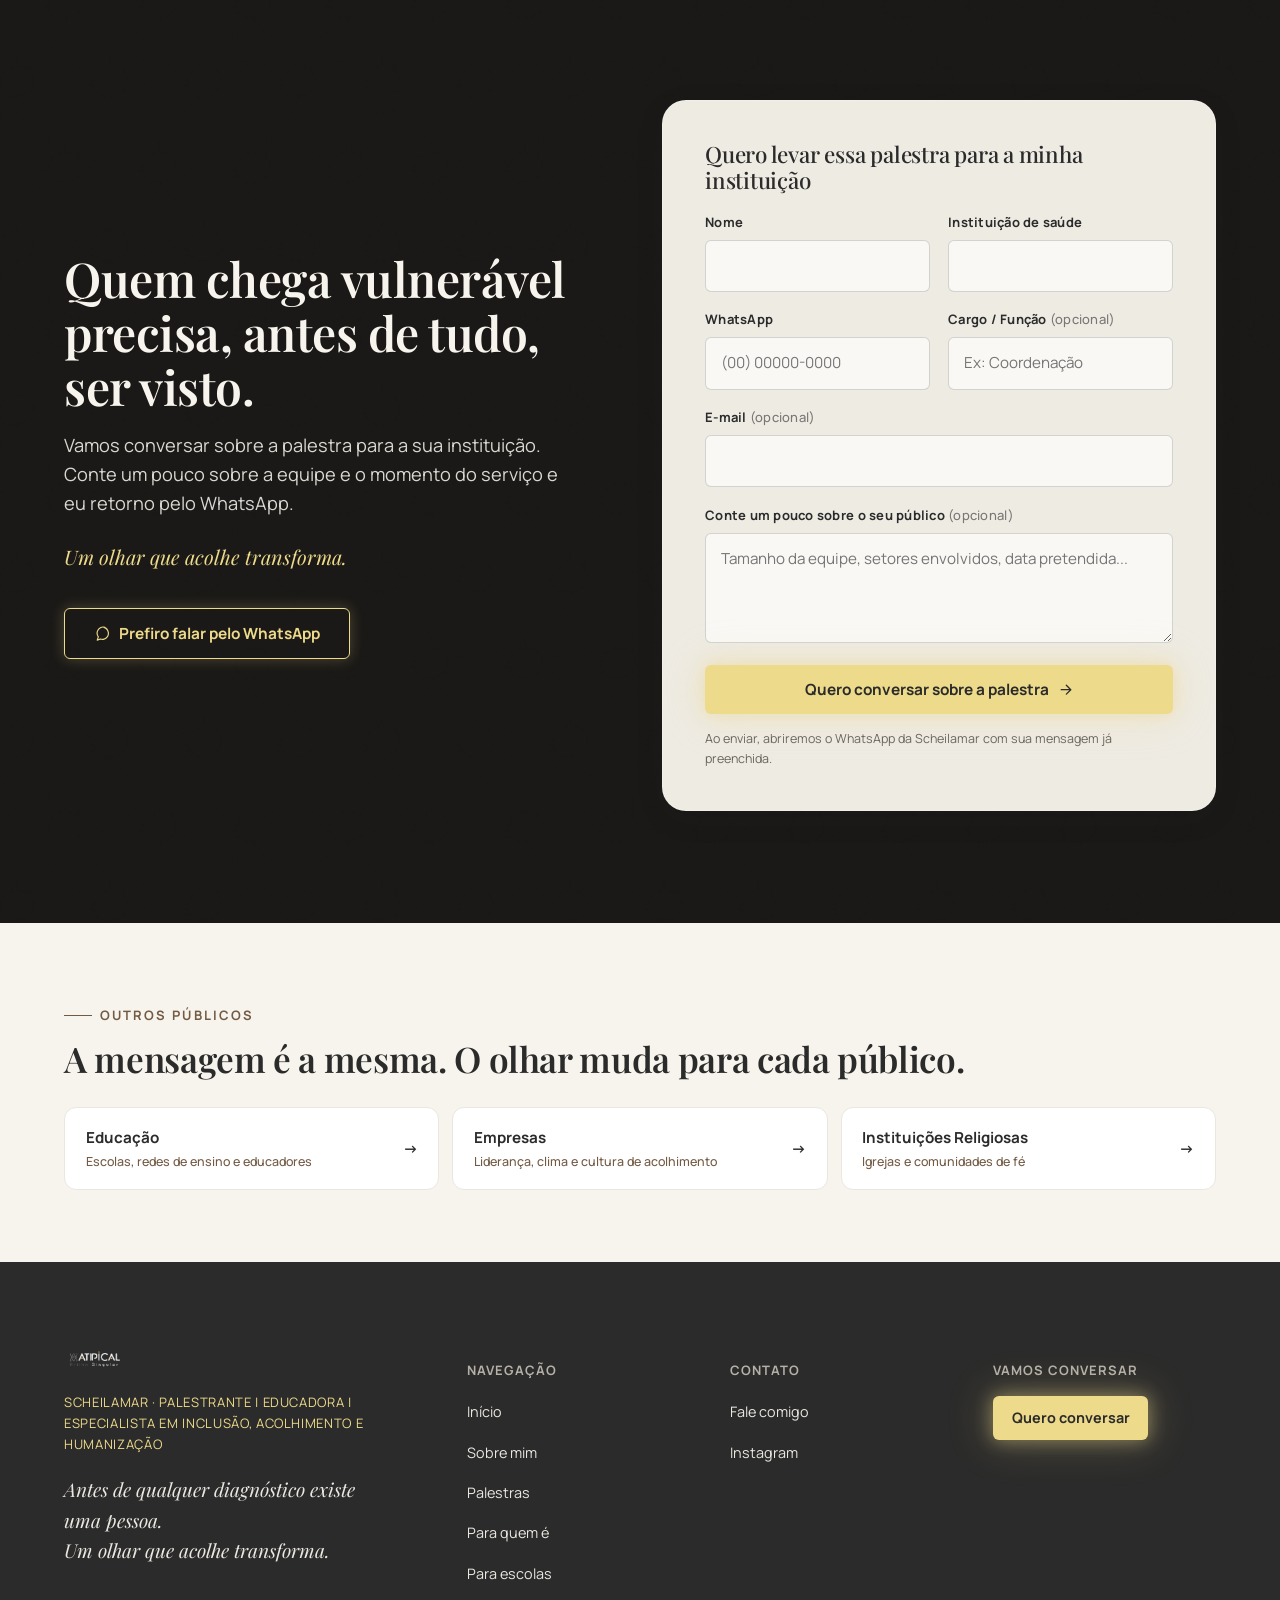
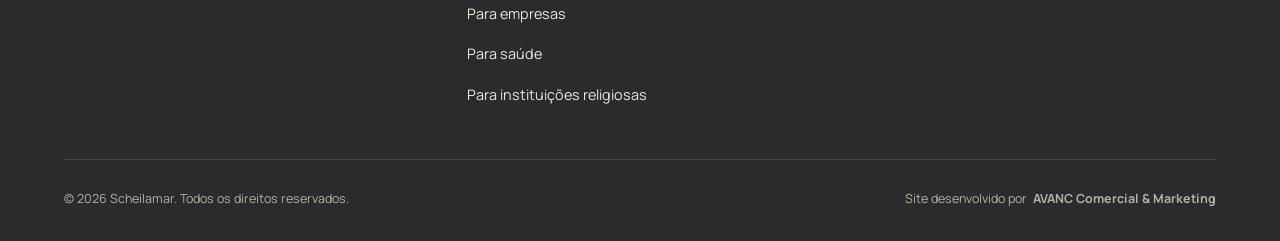
<file: saude/index.html>
<!DOCTYPE html>
<html lang="pt-BR">
<head>
<meta charset="UTF-8">
<meta name="viewport" content="width=device-width, initial-scale=1.0">
<title>Palestra para equipes de saúde: humanização, escuta e comunicação com famílias | Scheilamar</title>
<meta name="description" content="O atendimento pode estar tecnicamente certo e a família ainda sair sem se sentir escutada. Palestra de Scheilamar para hospitais, clínicas e equipes de saúde sobre humanização, escuta ativa e comunicação com famílias em vulnerabilidade.">
<meta name="theme-color" content="#2B2B2B">
<meta property="og:type" content="website">
<meta property="og:locale" content="pt_BR">
<meta property="og:title" content="Palestra para equipes de saúde: humanização, escuta e comunicação com famílias | Scheilamar">
<meta property="og:description" content="O atendimento pode estar tecnicamente certo e a família ainda sair sem se sentir escutada. Palestra de Scheilamar para hospitais, clínicas e equipes de saúde sobre humanização, escuta ativa e comunicação com famílias em vulnerabilidade.">
<link rel="icon" href="../assets/img/logo-escuro.png" type="image/png">
<script>document.documentElement.classList.add('js');</script>

<link rel="preconnect" href="https://fonts.googleapis.com">
<link rel="preconnect" href="https://fonts.gstatic.com" crossorigin>
<link href="https://fonts.googleapis.com/css2?family=Playfair+Display:ital,wght@0,500;0,600;0,700;1,500;1,600&family=Manrope:wght@400;500;600;700;800&display=swap" rel="stylesheet">

<link rel="preload" as="image" href="../assets/img/antes-diagnostico.jpg" fetchpriority="high">
<link rel="stylesheet" href="../css/styles.css">
<link rel="stylesheet" href="../css/landing.css">
</head>
<body class="lp">
<a href="#main" class="skip-link">Pular para o conteúdo</a>

<header class="site-header" id="site-header">
  <div class="container">
    <a href="../index.html" class="brand" aria-label="Scheilamar — página inicial">
      <img src="../assets/img/logo-claro.png" alt="Atípical — Brilho Singular">
      <span class="brand-text">
        <span class="brand-name">Scheilamar</span>
        <span class="brand-role">Palestrante · Educadora</span>
      </span>
    </a>

    <nav class="main-nav" aria-label="Navegação principal">
      <ul>
        <li><a href="../index.html#inicio">Início</a></li>
        <li><a href="../index.html#sobre">Sobre</a></li>
        <li><a href="../index.html#palestra">Palestras</a></li>
        <li class="has-sub">
          <button type="button" class="sub-toggle" aria-expanded="false" aria-haspopup="true" aria-controls="sub-para-quem">Para quem é <svg viewBox="0 0 12 12" fill="none" stroke="currentColor" stroke-width="1.8" stroke-linecap="round" stroke-linejoin="round" aria-hidden="true"><path d="M2 4.2 6 8l4-3.8"/></svg></button>
          <ul class="sub-menu" id="sub-para-quem">
            <li><a href="../educacao/">Educação<small>Escolas, redes de ensino e educadores</small></a></li>
            <li><a href="../empresas/">Empresas<small>Liderança, clima e cultura de acolhimento</small></a></li>
            <li><a href="../saude/" aria-current="page">Saúde<small>Humanização e escuta no atendimento</small></a></li>
            <li><a href="../instituicoes-religiosas/">Instituições Religiosas<small>Igrejas e comunidades de fé</small></a></li>
            <li class="sub-all"><a href="../index.html#para-quem-e">Ver todos os públicos <span aria-hidden="true">→</span></a></li>
          </ul>
        </li>
        <li><a href="#contato">Contato</a></li>
      </ul>
    </nav>

    <div class="header-actions">
      <a href="#contato" class="btn btn-primary">Quero conversar</a>
      <button class="nav-toggle" id="nav-toggle" aria-label="Abrir menu" aria-expanded="false" aria-controls="mobile-nav">
        <span></span><span></span><span></span>
      </button>
    </div>
  </div>
</header>

<nav class="mobile-nav" id="mobile-nav" aria-label="Navegação mobile">
  <a href="../index.html#inicio">Início</a>
  <a href="../index.html#sobre">Sobre</a>
  <a href="../index.html#palestra">Palestras</a>
  <div class="m-sub">
    <button type="button" class="m-sub-toggle" aria-expanded="false" aria-controls="m-sub-list">Para quem é <svg viewBox="0 0 12 12" fill="none" stroke="currentColor" stroke-width="1.8" stroke-linecap="round" stroke-linejoin="round" aria-hidden="true"><path d="M2 4.2 6 8l4-3.8"/></svg></button>
    <div class="m-sub-list" id="m-sub-list"><div>
      <a href="../educacao/">Educação</a>
      <a href="../empresas/">Empresas</a>
      <a href="../saude/">Saúde</a>
      <a href="../instituicoes-religiosas/">Instituições Religiosas</a>
      <a href="../index.html#para-quem-e">Ver todos</a>
    </div></div>
  </div>
  <a href="#contato">Contato</a>
  <a href="#contato" class="btn btn-primary">Quero conversar</a>
</nav>

<main id="main">

  <section class="hero lp-hero noise grain" id="inicio">
    <div class="hero-media">
      <img class="hero-photo" src="../assets/img/antes-diagnostico.jpg" alt="Scheilamar sentada à mesa, com a folha do diagnóstico ao lado" width="1000" height="1500" fetchpriority="high" style="object-position:50% 16%;">
    </div>

    <div class="container hero-grid">
      <div class="hero-text">
        <p class="eyebrow">03 / Saúde</p>
        <h1>O atendimento pode estar tecnicamente certo — e a família ainda sair <em class="accent">sem se sentir escutada</em>.</h1>
        <p class="lede hero-in hero-in-1">Antes de qualquer diagnóstico existe uma pessoa. E, junto dela, uma família tentando entender o que acabou de ouvir.</p>
        <p class="copy copy--on-dark hero-in hero-in-2">Sou mãe de uma criança com síndrome rara e sei, por dentro, o que um corredor de hospital pode significar. Levo para equipes de saúde uma conversa técnico-humanizada sobre escuta, comunicação com famílias vulneráveis e presença no cuidado — sem simplificar o sofrimento e sem ignorar a pressão da rotina.</p>
        <div class="hero-ctas hero-in hero-in-3">
          <a href="#contato" class="btn btn-primary">Quero a palestra na minha instituição</a>
          <a href="#dados" class="lp-link">Ver os dados</a>
        </div>
        <div class="lp-stats hero-in hero-in-3">
<div class="lp-stat glass"><span class="lp-stat-num" data-count="11" data-decimals="0" data-prefix="" data-suffix=" s">11 s</span><span class="lp-stat-txt">tempo médio até o médico interromper o paciente, em consultas de clínicas dos EUA<small>J Gen Intern Med · 2019</small></span></div>
<div class="lp-stat glass"><span class="lp-stat-num" data-count="5.4" data-decimals="1" data-prefix="" data-suffix=" anos">5,4 anos</span><span class="lp-stat-txt">é o tempo médio até o diagnóstico de uma doença rara no Brasil<small>RNDR · Orphanet J Rare Dis</small></span></div>
<div class="lp-stat glass"><span class="lp-stat-num" data-count="13" data-decimals="0" data-prefix="" data-suffix=" mi">13 mi</span><span class="lp-stat-txt">de brasileiros convivem com alguma doença rara<small>Ministério da Saúde · CNN Brasil</small></span></div>
        </div>
      </div>
    </div>
  </section>

  <div class="marquee-wrap">
    <div class="marquee" aria-hidden="true">
      <div class="marquee-track">
        <span class="marquee-item">Um olhar que acolhe transforma<span class="dot"></span></span>
        <span class="marquee-item">Um olhar que acolhe transforma<span class="dot"></span></span>
        <span class="marquee-item">Um olhar que acolhe transforma<span class="dot"></span></span>
        <span class="marquee-item">Um olhar que acolhe transforma<span class="dot"></span></span>
        <span class="marquee-item">Um olhar que acolhe transforma<span class="dot"></span></span>
        <span class="marquee-item">Um olhar que acolhe transforma<span class="dot"></span></span>
        <span class="marquee-item">Um olhar que acolhe transforma<span class="dot"></span></span>
        <span class="marquee-item">Um olhar que acolhe transforma<span class="dot"></span></span>
      </div>
    </div>
  </div>

  <section class="section bg-offwhite" id="problema">
    <div class="container">
      <div class="section-head lp-section-head reveal">
        <p class="eyebrow eyebrow--dark">O que a rotina faz com a escuta</p>
        <h2>Ninguém escolhe a saúde para deixar de escutar. É a rotina que faz isso, devagar.</h2>
        <p class="lede">O sofrimento da família não cabe em protocolo. Mas a presença da equipe cabe na rotina.</p>
      </div>
      <div class="lp-pain-grid">
<article class="lp-pain-card reveal reveal-delay-0"><span class="num">01</span><h3>Protocolo tem pressa. O medo da família não tem.</h3><p>Uma notícia pode levar segundos para ser dita e anos para ser digerida. O tom, o tempo e a pausa também fazem parte do atendimento.</p></article>
<article class="lp-pain-card reveal reveal-delay-1"><span class="num">02</span><h3>A equipe cuida, mas se esgota</h3><p>Humanizar não é pedir mais esforço a quem já está no limite. É dar ferramentas simples para que a escuta caiba no tempo que existe.</p></article>
<article class="lp-pain-card reveal reveal-delay-2"><span class="num">03</span><h3>A desconfiança nasce no detalhe</h3><p>Quando a família não se sente vista, ela pode desconfiar até de um procedimento correto. A confiança se constrói nos primeiros minutos.</p></article>
      </div>
      <p class="lp-pain-close reveal">Atendimento humanizado não é o oposto de atendimento técnico. É o que faz o técnico chegar até a pessoa.</p>
    </div>
  </section>

  <section class="section lp-data noise" id="dados">
    <div class="container">
      <div class="section-head lp-section-head reveal">
        <p class="eyebrow">Os números</p>
        <h2>A escuta também se mede. E os números mostram onde ela se perde.</h2>
        <p class="lede">Um estudo clínico, dados do IBGE e do Ministério da Saúde. Cada gráfico traz a fonte e o contexto do dado.</p>
      </div>
      <div class="chart-grid">
<figure class="chart-card glass reveal" data-chart>
  <h3>Quanto tempo o paciente tem para dizer o que o trouxe ali<span>Estudo em clínicas dos Estados Unidos</span></h3>
  <div class="hbars">
<div class="hbar-row"><div class="hbar-head"><span>Tempo médio até a interrupção do paciente</span><b>11 s</b></div><div class="hbar-track"><div class="hbar-fill is-hot" style="--v:91.67"></div></div></div>
<div class="hbar-row"><div class="hbar-head"><span>Tempo que pacientes não interrompidos levaram para explicar</span><b>6 s</b></div><div class="hbar-track"><div class="hbar-fill is-dim" style="--v:50.0"></div></div></div>
</div>
  <p class="chart-note">Em <strong>36%</strong> das consultas o paciente chegou a ser convidado a dizer o que o trazia. Mesmo assim, foi interrompido em <strong>7 de cada 10</strong> vezes.</p>
  <figcaption class="chart-src">Fonte: <a href="https://pmc.ncbi.nlm.nih.gov/articles/PMC6816596" target="_blank" rel="noopener">Singh Ospina et al., Journal of General Internal Medicine (2019)</a> — 112 consultas em clínicas dos EUA</figcaption>
</figure>
<figure class="chart-card glass reveal" data-chart>
  <h3>A odisseia do diagnóstico raro<span>Doenças raras no Brasil</span></h3>
  <div class="years"><div class="year"><i style="--f:1;--i:0"></i></div><div class="year"><i style="--f:1;--i:1"></i></div><div class="year"><i style="--f:1;--i:2"></i></div><div class="year"><i style="--f:1;--i:3"></i></div><div class="year"><i style="--f:1;--i:4"></i></div><div class="year"><i style="--f:0.4;--i:5"></i></div></div><div class="years-cap"><span>Início dos sintomas</span><span>Diagnóstico</span></div>
  <p class="chart-note">Em média, <strong>5,4 anos</strong> entre o início dos sintomas e o diagnóstico definitivo, em pesquisa com mais de 12 mil brasileiros atendidos em 34 serviços públicos de saúde.</p>
  <figcaption class="chart-src">Fonte: <a href="https://www.cnnbrasil.com.br/saude/doencas-raras-no-brasil-por-que-diagnostico-leva-anos-e-como-virar-o-jogo/" target="_blank" rel="noopener">CNN Brasil (28/02/2026), citando a Rede Nacional de Doenças Raras / Orphanet Journal of Rare Diseases</a></figcaption>
</figure>
<figure class="chart-card glass reveal" data-chart>
  <h3>Autismo diagnosticado, por faixa etária<span>% da população de cada faixa com diagnóstico</span></h3>
  <div class="cols"><div class="col"><span class="col-val">2,1%</span><div class="col-bar is-dim" style="--v:66.23"></div></div><div class="col"><span class="col-val">2,6%</span><div class="col-bar" style="--v:82.0"></div></div><div class="col"><span class="col-val">1,9%</span><div class="col-bar is-dim" style="--v:59.92"></div></div><div class="col"><span class="col-val">1,3%</span><div class="col-bar is-dim" style="--v:41.0"></div></div></div><div class="cols-labels"><span class="col-label">0 a 4 anos</span><span class="col-label">5 a 9 anos</span><span class="col-label">10 a 14 anos</span><span class="col-label">15 a 19 anos</span></div>
  <p class="chart-note">O Censo 2022 contou <strong>2,4 milhões</strong> de pessoas com diagnóstico de autismo (1,2% da população). A maior prevalência está na infância — justamente quando as famílias mais precisam ser ouvidas.</p>
  <figcaption class="chart-src">Fonte: <a href="https://agenciadenoticias.ibge.gov.br/agencia-noticias/2012-agencia-de-noticias/noticias/43464" target="_blank" rel="noopener">IBGE — Censo Demográfico 2022</a></figcaption>
</figure>
<figure class="chart-card glass reveal" data-chart>
  <h3>Escuta como política de saúde<span>O que diz a política pública</span></h3>
  <blockquote class="pullquote">A Política Nacional de Humanização do Ministério da Saúde reconhece o cuidado integral, a escuta qualificada e o acolhimento como componentes da assistência.</blockquote>
  <p class="chart-note">E os hospitais já se movem: música, atividades culturais e ações de acolhimento entram na rotina para reduzir a ansiedade de pacientes, acompanhantes e equipes.</p>
  <figcaption class="chart-src">Fonte: <a href="https://www.portaltela.com/brasil/2026/06/23/saude-emocional-ganha-espaco-em-hospitais-do-brasil/" target="_blank" rel="noopener">Portal Tela (23/06/2026)</a></figcaption>
</figure>
      </div>
      <p class="lp-disclaimer reveal">Todos os números vêm das fontes indicadas em cada gráfico, consultadas em outubro de 2026, e foram reproduzidos sem arredondamentos próprios. Quando um dado é de outro país ou de um estudo específico, isso está dito no próprio gráfico. O estudo das interrupções foi feito em clínicas dos EUA; ele ilustra um fenômeno de comunicação, não mede o atendimento brasileiro.</p>
    </div>
  </section>

  <section class="section bg-gray" id="noticias" style="background:var(--gray-light);">
    <div class="container">
      <div class="section-head lp-section-head reveal" style="margin-bottom:0;">
        <p class="eyebrow eyebrow--dark">Está nas notícias</p>
        <h2>A humanização já virou critério de quem busca cuidado.</h2>
        <p class="lede">Três leituras recentes sobre o que pacientes e famílias esperam do atendimento.</p>
      </div>
      <div class="news-grid">
<a class="news-card reveal reveal-delay-0" href="https://www.portaltela.com/brasil/2026/06/23/saude-emocional-ganha-espaco-em-hospitais-do-brasil/" target="_blank" rel="noopener"><div class="news-meta"><span>Portal Tela</span><time datetime="2026-06-23">23/06/2026</time></div><h3>Saúde emocional ganha espaço em hospitais do Brasil</h3><p>Hospitais ampliam ações de acolhimento, música e atividades culturais para reduzir a ansiedade de pacientes, acompanhantes e equipes.</p><span class="news-link">Ler na fonte <svg viewBox="0 0 24 24" fill="none" stroke="currentColor" stroke-width="2" stroke-linecap="round" stroke-linejoin="round" aria-hidden="true"><path d="M7 17 17 7M8 7h9v9"/></svg></span></a>
<a class="news-card reveal reveal-delay-1" href="https://nossomeio.com.br/de-corais-a-caes-terapeutas-instituicoes-de-saude-investem-em-experiencias-que-reforcam-vinculos-e-fortalecem-relacionamento/" target="_blank" rel="noopener"><div class="news-meta"><span>Nosso Meio</span><time datetime="2026-07-28">28/07/2026</time></div><h3>De corais a cães terapeutas: instituições de saúde investem em experiências que reforçam vínculos</h3><p>Música, terapia assistida por animais e outros projetos refletem uma mudança: o usuário valoriza acolhimento e empatia além da excelência técnica.</p><span class="news-link">Ler na fonte <svg viewBox="0 0 24 24" fill="none" stroke="currentColor" stroke-width="2" stroke-linecap="round" stroke-linejoin="round" aria-hidden="true"><path d="M7 17 17 7M8 7h9v9"/></svg></span></a>
<a class="news-card reveal reveal-delay-2" href="https://www.cnnbrasil.com.br/saude/doencas-raras-no-brasil-por-que-diagnostico-leva-anos-e-como-virar-o-jogo/" target="_blank" rel="noopener"><div class="news-meta"><span>CNN Brasil</span><time datetime="2026-02-28">28/02/2026</time></div><h3>Doenças raras no Brasil: por que diagnóstico leva anos e como virar o jogo</h3><p>Cerca de 13 milhões de brasileiros convivem com doenças raras, e o diagnóstico pode levar mais de cinco anos, segundo estudo publicado no Orphanet Journal of Rare Diseases.</p><span class="news-link">Ler na fonte <svg viewBox="0 0 24 24" fill="none" stroke="currentColor" stroke-width="2" stroke-linecap="round" stroke-linejoin="round" aria-hidden="true"><path d="M7 17 17 7M8 7h9v9"/></svg></span></a>
      </div>
    </div>
  </section>

  <section class="section lp-turn noise" id="a-virada">
    <div class="container lp-turn-grid">
      <div class="reveal">
        <p class="eyebrow">A virada</p>
        <h2 style="margin-top:1rem;margin-bottom:1.2rem;">Humanizar não é fazer mais. É olhar diferente para o que já se faz.</h2>
        <div class="copy copy--on-dark"><p>Minha vivência como mãe me aproximou de uma realidade que muitas famílias vivem todos os dias. Somada à formação, ela me permite abordar o tema com sensibilidade e com responsabilidade.</p><p>A proposta é refletir sobre como a equipe pode enxergar não apenas o paciente, mas a pessoa e a família que estão diante dela — e sair com gestos que cabem na rotina.</p></div>
        <div class="lp-seq" aria-label="A sequência do olhar afetuoso"><span><b>01</b>Afetar-se</span><span><b>02</b>Perguntar</span><span><b>03</b>Escutar</span><span><b>04</b>Conhecer</span><span><b>05</b>Permanecer</span></div>
        <p class="lp-anchor">“Antes de explicar, olhe. Antes de responder, escute.”</p>
      </div>
      <div class="lp-benefits glass reveal reveal-delay-1">
        <h3>O que a sua equipe leva</h3>
        <ul style="display:grid;gap:1rem;"><li><svg viewBox="0 0 24 24" fill="none" stroke="currentColor" stroke-width="2" stroke-linecap="round" stroke-linejoin="round" aria-hidden="true"><circle cx="12" cy="12" r="10"/><path d="m8 12.4 2.8 2.8L16 9.6"/></svg><span>Reflexões práticas sobre escuta ativa e comunicação com famílias em momentos de vulnerabilidade.</span></li><li><svg viewBox="0 0 24 24" fill="none" stroke="currentColor" stroke-width="2" stroke-linecap="round" stroke-linejoin="round" aria-hidden="true"><circle cx="12" cy="12" r="10"/><path d="m8 12.4 2.8 2.8L16 9.6"/></svg><span>A visão de quem já esteve do outro lado do atendimento, sem simplificar o sofrimento familiar.</span></li><li><svg viewBox="0 0 24 24" fill="none" stroke="currentColor" stroke-width="2" stroke-linecap="round" stroke-linejoin="round" aria-hidden="true"><circle cx="12" cy="12" r="10"/><path d="m8 12.4 2.8 2.8L16 9.6"/></svg><span>Pequenos gestos de presença para os primeiros minutos de contato com o paciente e sua família.</span></li></ul>
      </div>
    </div>
  </section>

  <section class="section bg-offwhite" id="quem-fala">
    <div class="container lp-who">
      <img class="reveal" src="../assets/img/lana-1.jpg" alt="Scheilamar com as filhas, entre elas Lana" loading="lazy" width="666" height="1000">
      <div class="lp-who-text reveal reveal-delay-1">
        <p class="eyebrow eyebrow--dark" style="margin-bottom:1rem;">Quem vai falar com o seu público</p>
        <h2 style="margin-bottom:1.2rem;">Vivência clínica de quem esteve do outro lado.</h2>
        <div class="copy"><p>Sou mãe de Lana, que nasceu com a Síndrome CHARGE, uma condição genética rara. Aprendi, na pele da família, o que significa esperar por um diagnóstico e o quanto uma palavra bem dita pode mudar o dia.</p><p>Somo a isso minha formação em Educação Especial e Inclusiva. Falo ao público técnico com respeito pela técnica — e com a responsabilidade de quem sabe o peso do que se escuta num corredor.</p></div>
        <div class="lp-who-creds"><span>Mãe de criança com síndrome rara</span><span>Pós em Educação Especial e Inclusiva</span><span>Comunicação com famílias</span></div>
      </div>
    </div>
  </section>

  <section class="section bg-white" id="como-funciona">
    <div class="container">
      <div class="section-head lp-section-head reveal">
        <p class="eyebrow eyebrow--dark">Como funciona</p>
        <h2>Como funciona para a sua instituição</h2>
        <p class="lede">Cada palestra começa entendendo quem está do outro lado.</p>
      </div>
      <div class="steps">
<div class="step reveal reveal-delay-0"><span class="step-num">01</span><h3>Conversa</h3><p>Entendo a instituição: perfil de pacientes, equipes envolvidas e o momento do serviço.</p></div>
<div class="step reveal reveal-delay-1"><span class="step-num">02</span><h3>Direcionamento</h3><p>Definimos o formato: equipe assistencial, gestão, recepção e áreas de apoio, ou ações de humanização.</p></div>
<div class="step reveal reveal-delay-2"><span class="step-num">03</span><h3>Palestra</h3><p>Levo conteúdo técnico-humanizado, vivência real e reflexão para quem cuida.</p></div>
<div class="step reveal reveal-delay-3"><span class="step-num">04</span><h3>Desdobramento</h3><p class="step-quote">“O que podemos fazer diferente nos primeiros minutos de cada atendimento?”</p></div>
      </div>
      <a href="#contato" class="btn btn-secondary--on-light btn-secondary reveal lp-steps-cta">Quero começar essa conversa</a>
    </div>
  </section>

  <section class="section proof noise" id="depoimentos">
    <div class="container">
      <div class="section-head lp-section-head reveal" style="margin-bottom:0;">
        <p class="eyebrow">Depoimentos</p>
        <h2>Toda experiência deixa uma marca.</h2>
        <p class="lede" style="color:var(--gray-light);">Mensagens reais de quem já esteve comigo.</p>
      </div>
      <div class="quotes">
        <div class="quote-card glass reveal reveal-delay-0">
          <span class="quote-mark">“</span>
          <p class="quote-text">Amei quando fala que sua filha tem um diagnóstico, mas ela não é o diagnóstico. Eu realmente estava precisando ouvir isso tudo.</p>
          <p class="quote-attr"><strong>Luciana</strong> — mensagem recebida após a palestra</p>
        </div>
        <div class="quote-card glass reveal reveal-delay-1">
          <span class="quote-mark">“</span>
          <p class="quote-text">Muito tocante, Scheila! Tive que parar pra chorar... Vou mandar para algumas pessoas.</p>
          <p class="quote-attr">Mensagem recebida após a palestra</p>
        </div>
      </div>
    </div>
  </section>

  <section class="section bg-offwhite" id="faq">
    <div class="container">
      <div class="section-head lp-section-head reveal">
        <p class="eyebrow eyebrow--dark">Perguntas</p>
        <h2>Antes de marcarmos uma conversa, talvez você queira saber...</h2>
      </div>
      <div class="faq-list" id="faq-list">
        <div class="faq-item reveal" data-faq>
          <button class="faq-q" aria-expanded="false">
            <span class="faq-q-text"><span class="faq-q-num">01</span>Para quem é a palestra dentro da instituição?</span>
            <span class="faq-q-icon" aria-hidden="true"></span>
          </button>
          <div class="faq-a"><div><p>Para equipes assistenciais, gestão e áreas de apoio, como recepção e administrativo. A abordagem aprofunda humanização do atendimento, escuta, comunicação com famílias e acolhimento de pessoas em situação de vulnerabilidade.</p></div></div>
        </div>
        <div class="faq-item reveal" data-faq>
          <button class="faq-q" aria-expanded="false">
            <span class="faq-q-text"><span class="faq-q-num">02</span>É um treinamento clínico?</span>
            <span class="faq-q-icon" aria-hidden="true"></span>
          </button>
          <div class="faq-a"><div><p>Não. É uma conversa sobre escuta, comunicação e presença, que respeita a realidade técnica da equipe e não substitui protocolos.</p></div></div>
        </div>
        <div class="faq-item reveal" data-faq>
          <button class="faq-q" aria-expanded="false">
            <span class="faq-q-text"><span class="faq-q-num">03</span>Funciona com a rotina apertada?</span>
            <span class="faq-q-icon" aria-hidden="true"></span>
          </button>
          <div class="faq-a"><div><p>Esse é o ponto de partida. Falo de gestos que cabem na rotina, não de mais uma tarefa para quem já está no limite.</p></div></div>
        </div>
        <div class="faq-item reveal" data-faq>
          <button class="faq-q" aria-expanded="false">
            <span class="faq-q-text"><span class="faq-q-num">04</span>Como faço para contratar?</span>
            <span class="faq-q-icon" aria-hidden="true"></span>
          </button>
          <div class="faq-a"><div><p>O primeiro passo é conversar comigo. Quero entender o perfil da instituição, as equipes e o objetivo do encontro. A partir disso, definimos o formato e o investimento.</p></div></div>
        </div>
      </div>
    </div>
  </section>

  <section class="lp-final noise section" id="contato">
    <div class="container lp-final-grid">
      <div class="reveal">
        <h2>Quem chega vulnerável precisa, antes de tudo, ser visto.</h2>
        <p class="copy">Vamos conversar sobre a palestra para a sua instituição. Conte um pouco sobre a equipe e o momento do serviço e eu retorno pelo WhatsApp.</p>
        <span class="hero-signature">Um olhar que acolhe transforma.</span>
        <a href="#" id="wa-direct-btn" target="_blank" rel="noopener" class="btn btn-secondary wa-alt"><svg viewBox="0 0 24 24" fill="none" stroke="currentColor" stroke-width="1.8" stroke-linecap="round" stroke-linejoin="round" aria-hidden="true"><path d="M17 2.1c-4.9-1.7-9.9 1-11.6 5.9-1.1 3.1-.5 6.4 1.4 9L5 22l5.2-1.7c1.4.5 2.9.7 4.4.5 5.1-.8 8.6-5.6 7.8-10.7-.6-3.7-3.2-6.8-6.7-8"/></svg> Prefiro falar pelo WhatsApp</a>
      </div>

      <form class="form-card glass-light reveal reveal-delay-1" id="contact-form" novalidate>
        <h3>Quero levar essa palestra para a minha instituição</h3>
        <input type="hidden" name="tipo" value="Instituição de saúde">
        <div class="form-row form-row--2">
          <div class="field">
            <label for="f-nome">Nome</label>
            <input type="text" id="f-nome" name="nome" required autocomplete="name">
          </div>
          <div class="field">
            <label for="f-instituicao">Instituição de saúde</label>
            <input type="text" id="f-instituicao" name="instituicao" required>
          </div>
        </div>
        <div class="form-row form-row--2">
          <div class="field">
            <label for="f-whatsapp">WhatsApp</label>
            <input type="tel" id="f-whatsapp" name="whatsapp" placeholder="(00) 00000-0000" required autocomplete="tel">
          </div>
          <div class="field">
            <label for="f-cargo">Cargo / Função <span style="font-weight:500;opacity:.6;">(opcional)</span></label>
            <input type="text" id="f-cargo" name="cargo" placeholder="Ex: Coordenação">
          </div>
        </div>
        <div class="form-row">
          <div class="field">
            <label for="f-email">E-mail <span style="font-weight:500;opacity:.6;">(opcional)</span></label>
            <input type="email" id="f-email" name="email" autocomplete="email">
          </div>
        </div>
        <div class="form-row">
          <div class="field">
            <label for="f-mensagem">Conte um pouco sobre o seu público <span style="font-weight:500;opacity:.6;">(opcional)</span></label>
            <textarea id="f-mensagem" name="mensagem" placeholder="Tamanho da equipe, setores envolvidos, data pretendida..."></textarea>
          </div>
        </div>
        <button type="submit" class="btn btn-primary form-submit">
          Quero conversar sobre a palestra
          <svg viewBox="0 0 24 24" fill="none" stroke="currentColor" stroke-width="2" stroke-linecap="round" stroke-linejoin="round" aria-hidden="true"><path d="M5 12h14M13 5l7 7-7 7"/></svg>
        </button>
        <p class="form-note">Ao enviar, abriremos o WhatsApp da Scheilamar com sua mensagem já preenchida.</p>
      </form>
    </div>
  </section>

  <section class="section bg-offwhite" style="padding-block:clamp(3rem,6vw,4.5rem);">
    <div class="container">
      <p class="eyebrow eyebrow--dark">Outros públicos</p>
      <h2 style="font-size:clamp(1.5rem,1.1rem + 1.4vw,2.2rem);margin-top:.8rem;">A mensagem é a mesma. O olhar muda para cada público.</h2>
      <div class="lp-others"><a href="../educacao/"><span>Educação<small>Escolas, redes de ensino e educadores</small></span><span aria-hidden="true">→</span></a><a href="../empresas/"><span>Empresas<small>Liderança, clima e cultura de acolhimento</small></span><span aria-hidden="true">→</span></a><a href="../instituicoes-religiosas/"><span>Instituições Religiosas<small>Igrejas e comunidades de fé</small></span><span aria-hidden="true">→</span></a></div>
    </div>
  </section>

</main>

<footer class="site-footer">
  <div class="container">
    <div class="footer-top">
      <div class="footer-brand">
        <img src="../assets/img/logo-claro.png" alt="Atípical — Brilho Singular">
        <p class="role">Scheilamar · Palestrante | Educadora | Especialista em Inclusão, Acolhimento e Humanização</p>
        <p class="manifesto-line">Antes de qualquer diagnóstico existe uma pessoa.<br>Um olhar que acolhe transforma.</p>
      </div>
      <div class="footer-col">
        <h4>Navegação</h4>
        <ul>
          <li><a href="../index.html#inicio">Início</a></li>
          <li><a href="../index.html#sobre">Sobre mim</a></li>
          <li><a href="../index.html#palestra">Palestras</a></li>
          <li><a href="../index.html#para-quem-e">Para quem é</a></li>
          <li><a href="../educacao/">Para escolas</a></li>
          <li><a href="../empresas/">Para empresas</a></li>
          <li><a href="../saude/">Para saúde</a></li>
          <li><a href="../instituicoes-religiosas/">Para instituições religiosas</a></li>
        </ul>
      </div>
      <div class="footer-col">
        <h4>Contato</h4>
        <ul>
          <li><a href="#contato">Fale comigo</a></li>
          <li><a href="https://www.instagram.com/scheilamartosta/" target="_blank" rel="noopener">Instagram</a></li>
        </ul>
      </div>
      <div class="footer-col">
        <h4>Vamos conversar</h4>
        <a href="#contato" class="btn btn-primary btn-sm">Quero conversar</a>
      </div>
    </div>
    <div class="footer-bottom">
      <span>© <span id="year"></span> Scheilamar. Todos os direitos reservados.</span>
      <span class="footer-credit">Site desenvolvido por <a href="https://instagram.com/avancmkt" target="_blank" rel="noopener">AVANC Comercial &amp; Marketing</a></span>
    </div>
  </div>
</footer>

<a href="#" id="wa-fixed" class="wa-fixed" target="_blank" rel="noopener">
  <svg viewBox="0 0 24 24" fill="none" stroke="currentColor" stroke-width="1.8" stroke-linecap="round" stroke-linejoin="round" aria-hidden="true"><path d="M17 2.1c-4.9-1.7-9.9 1-11.6 5.9-1.1 3.1-.5 6.4 1.4 9L5 22l5.2-1.7c1.4.5 2.9.7 4.4.5 5.1-.8 8.6-5.6 7.8-10.7-.6-3.7-3.2-6.8-6.7-8"/></svg>
  Falar pelo WhatsApp
</a>

<script src="../js/main.js"></script>
</body>
</html>
</file>
<file: css/styles.css>
/* ============================================================
   SCHEILA MAES — SITE INSTITUCIONAL
   Design tokens: grafite #2B2B2B · marrom #735A43 · amarelo #EDDA8A
   ============================================================ */

:root {
  --graphite: #2B2B2B;
  --graphite-soft: #363330;
  --graphite-softer: #423e3a;
  --brown: #735A43;
  --brown-soft: #8a705a;
  --yellow: #EDDA8A;
  --yellow-soft: #f5e9bd;
  --offwhite: #F7F4ED;
  --white: #FFFFFF;
  --gray-light: #EAE7E1;
  --gray-mid: #B5B0A8;

  --ink: var(--graphite);
  --ink-on-dark: var(--offwhite);

  --font-serif: 'Playfair Display', 'Iowan Old Style', Georgia, serif;
  --font-sans: 'Manrope', -apple-system, BlinkMacSystemFont, 'Segoe UI', sans-serif;

  --container-max: 1280px;
  --gutter: clamp(20px, 5vw, 80px);

  --radius-sm: 6px;
  --radius-md: 12px;
  --radius-lg: 24px;

  --ease: cubic-bezier(.22,.61,.36,1);
  --dur-fast: 220ms;
  --dur-med: 500ms;
  --dur-slow: 700ms;

  --h1: clamp(2.5rem, 1.5rem + 4.2vw, 5rem);
  --h2: clamp(2rem, 1.3rem + 2.8vw, 3.5rem);
  --h3: clamp(1.5rem, 1.25rem + 1vw, 2.125rem);
  --body: clamp(1rem, 0.94rem + 0.25vw, 1.1875rem);
  --body-sm: clamp(0.875rem, 0.84rem + 0.15vw, 1rem);
  --eyebrow: 0.8125rem;
}

/* ---------- Reset ---------- */
*, *::before, *::after { box-sizing: border-box; }
html { scroll-behavior: smooth; }
@media (prefers-reduced-motion: reduce) {
  html { scroll-behavior: auto; }
  *, *::before, *::after {
    animation-duration: 0.01ms !important;
    animation-iteration-count: 1 !important;
    transition-duration: 0.01ms !important;
    scroll-behavior: auto !important;
  }
}
body, h1, h2, h3, p, figure, ul, ol { margin: 0; }
ul { padding: 0; list-style: none; }
img { max-width: 100%; display: block; }
a { color: inherit; text-decoration: none; }
button { font: inherit; color: inherit; background: none; border: none; cursor: pointer; }
input, select, textarea { font: inherit; color: inherit; }

body {
  font-family: var(--font-sans);
  font-size: var(--body);
  line-height: 1.6;
  color: var(--ink);
  background: var(--offwhite);
  -webkit-font-smoothing: antialiased;
  overflow-x: hidden;
}

.container {
  max-width: var(--container-max);
  margin-inline: auto;
  padding-inline: var(--gutter);
}

/* Skip link */
.skip-link {
  position: absolute;
  left: -999px;
  top: 0;
  background: var(--yellow);
  color: var(--graphite);
  padding: .75rem 1.25rem;
  z-index: 999;
  border-radius: 0 0 var(--radius-sm) 0;
  font-weight: 700;
}
.skip-link:focus { left: 0; }

:focus-visible {
  outline: 2px solid var(--yellow);
  outline-offset: 3px;
}

/* ---------- Typography helpers ---------- */
h1, h2, h3 { font-family: var(--font-serif); font-weight: 600; line-height: 1.12; letter-spacing: -0.01em; }
h1 { font-size: var(--h1); }
h2 { font-size: var(--h2); }
h3 { font-size: var(--h3); font-weight: 500; }
em, .italic { font-style: italic; }
.accent { color: var(--yellow); }
.accent-brown { color: var(--brown); }

.eyebrow {
  display: inline-flex;
  align-items: center;
  gap: .6em;
  font-family: var(--font-sans);
  font-size: var(--eyebrow);
  font-weight: 700;
  letter-spacing: .16em;
  text-transform: uppercase;
  color: var(--yellow);
}
.eyebrow::before {
  content: "";
  width: 28px;
  height: 1px;
  background: currentColor;
  display: inline-block;
}
.eyebrow--dark { color: var(--brown); }

.lede {
  font-size: clamp(1.1rem, 1rem + .6vw, 1.5rem);
  font-family: var(--font-serif);
  font-style: italic;
  font-weight: 500;
  line-height: 1.4;
}

.section-kicker {
  font-size: var(--body-sm);
  color: var(--brown);
  font-weight: 700;
  letter-spacing: .04em;
}

.copy p + p { margin-top: 1em; }
.copy { color: var(--graphite); opacity: .92; }
.copy--on-dark { color: var(--gray-light); }

/* ---------- Buttons ---------- */
.btn {
  display: inline-flex;
  align-items: center;
  gap: .6em;
  padding: .95em 1.9em;
  font-size: var(--body-sm);
  font-weight: 700;
  border-radius: var(--radius-sm);
  transition: transform var(--dur-fast) var(--ease), filter var(--dur-fast) var(--ease), background var(--dur-fast) var(--ease), color var(--dur-fast) var(--ease), border-color var(--dur-fast) var(--ease);
  white-space: nowrap;
}
.btn svg { width: 1em; height: 1em; transition: transform var(--dur-fast) var(--ease); }
.btn:hover svg { transform: translateX(3px); }

.btn-primary { background: var(--yellow); color: var(--graphite); box-shadow: 0 0 18px 1px rgba(237,218,138,.45), 0 0 42px 6px rgba(237,218,138,.18); }
.btn-primary:hover { filter: brightness(1.05); transform: translateY(-1px); box-shadow: 0 0 26px 3px rgba(237,218,138,.6), 0 0 56px 10px rgba(237,218,138,.28); }

.btn-secondary { background: transparent; color: var(--yellow); border: 1.5px solid var(--yellow); box-shadow: 0 0 14px 0 rgba(237,218,138,.25); }
.btn-secondary:hover { background: rgba(237,218,138,.1); transform: translateY(-1px); box-shadow: 0 0 22px 2px rgba(237,218,138,.4); }

.btn-secondary--on-light { background: transparent; color: var(--graphite); border: 1.5px solid var(--graphite); }
.btn-secondary--on-light:hover { background: rgba(43,43,43,.06); }

.btn-ghost { color: var(--graphite); font-weight: 700; border-bottom: 1.5px solid var(--yellow); border-radius: 0; padding: .2em 0; }
.btn-ghost--on-dark { color: var(--offwhite); }

.btn-sm { padding: .7em 1.3em; font-size: .8125rem; }

/* ---------- Glass utility ---------- */
.glass {
  background: rgba(43, 43, 43, 0.52);
  -webkit-backdrop-filter: blur(18px) saturate(140%);
  backdrop-filter: blur(18px) saturate(140%);
  border: 1px solid rgba(255,255,255,0.1);
  box-shadow: 0 8px 30px rgba(0,0,0,.18);
}
.glass-light {
  background: rgba(255,255,255,0.55);
  -webkit-backdrop-filter: blur(18px) saturate(140%);
  backdrop-filter: blur(18px) saturate(140%);
  border: 1px solid rgba(43,43,43,0.08);
  box-shadow: 0 8px 30px rgba(43,43,43,.08);
}

/* ---------- Background helpers ---------- */
.bg-graphite { background: var(--graphite); color: var(--offwhite); }
.bg-brown { background: var(--brown); color: var(--offwhite); }
.bg-offwhite { background: var(--offwhite); color: var(--graphite); }
.bg-white { background: var(--white); color: var(--graphite); }

.noise {
  position: relative;
  isolation: isolate;
}
.noise::after {
  content: "";
  position: absolute;
  inset: 0;
  z-index: 0;
  opacity: .18;
  pointer-events: none;
  background-image: url('../assets/img/textura.png');
  background-size: cover;
  background-position: center;
  mix-blend-mode: overlay;
}
.noise > * { position: relative; z-index: 1; }
.noise--light::after { opacity: .12; mix-blend-mode: multiply; }

/* Fine synthetic grain, layered on top of the texture photo for extra depth */
.grain { position: relative; isolation: isolate; }
.grain::before {
  content: "";
  position: absolute;
  inset: 0;
  z-index: 0;
  opacity: .05;
  pointer-events: none;
  background-image: url("data:image/svg+xml,%3Csvg xmlns='http://www.w3.org/2000/svg' width='180' height='180'%3E%3Cfilter id='n'%3E%3CfeTurbulence type='fractalNoise' baseFrequency='0.85' numOctaves='2' stitchTiles='stitch'/%3E%3C/filter%3E%3Crect width='100%25' height='100%25' filter='url(%23n)'/%3E%3C/svg%3E");
}
.grain > * { position: relative; z-index: 1; }

/* ---------- Reveal on scroll ---------- */
.reveal {
  opacity: 0;
  transform: translateY(28px);
  transition: opacity var(--dur-slow) var(--ease), transform var(--dur-slow) var(--ease);
}
.reveal.is-visible { opacity: 1; transform: translateY(0); }
.reveal-delay-1 { transition-delay: 90ms; }
.reveal-delay-2 { transition-delay: 180ms; }
.reveal-delay-3 { transition-delay: 270ms; }

/* Word split reveal */
.split-words .word { display: inline-block; overflow: hidden; vertical-align: top; }
.split-words .word-inner {
  display: inline-block;
  transform: translateY(110%);
  transition: transform 720ms var(--ease);
}
.split-words.is-visible .word-inner { transform: translateY(0); }

/* ---------- Header ---------- */
.site-header {
  position: fixed;
  inset-block-start: 0;
  inset-inline: 0;
  z-index: 100;
  padding-block: 1.3rem;
  transition: padding var(--dur-med) var(--ease), background var(--dur-med) var(--ease), box-shadow var(--dur-med) var(--ease), border-color var(--dur-med) var(--ease);
  border-bottom: 1px solid transparent;
}
.site-header.is-scrolled {
  padding-block: .8rem;
  background: rgba(43,43,43,.72);
  -webkit-backdrop-filter: blur(16px) saturate(140%);
  backdrop-filter: blur(16px) saturate(140%);
  border-bottom-color: rgba(255,255,255,.08);
  box-shadow: 0 10px 30px rgba(0,0,0,.15);
}
.site-header .container { display: flex; align-items: center; justify-content: space-between; gap: 1.5rem; }

.brand { display: flex; align-items: center; gap: .8rem; }
.brand img { height: 30px; width: auto; }
.brand-text { display: flex; flex-direction: column; line-height: 1.15; }
.brand-name { font-family: var(--font-serif); font-size: 1.05rem; color: var(--offwhite); letter-spacing: .02em; }
.brand-role { font-size: .68rem; letter-spacing: .09em; text-transform: uppercase; color: var(--yellow); }

.main-nav { display: none; }
.main-nav ul { display: flex; gap: 2rem; }
.main-nav a {
  font-size: .875rem;
  font-weight: 600;
  color: var(--gray-light);
  position: relative;
  padding-block: .3rem;
  transition: color var(--dur-fast) var(--ease);
}
.main-nav a::after {
  content: "";
  position: absolute; left: 0; right: 100%; bottom: 0;
  height: 1.5px; background: var(--yellow);
  transition: right var(--dur-fast) var(--ease);
}
.main-nav a:hover { color: var(--offwhite); }
.main-nav a:hover::after { right: 0; }

.header-actions { display: flex; align-items: center; gap: 1rem; }
.header-actions .btn-primary { display: none; }

.nav-toggle {
  display: flex;
  flex-direction: column;
  justify-content: center;
  gap: 5px;
  width: 42px;
  height: 42px;
  border-radius: 50%;
  align-items: center;
}
.nav-toggle span {
  display: block; width: 20px; height: 1.5px; background: var(--offwhite);
  transition: transform var(--dur-fast) var(--ease), opacity var(--dur-fast) var(--ease);
}
.nav-toggle[aria-expanded="true"] span:nth-child(1) { transform: translateY(6.5px) rotate(45deg); }
.nav-toggle[aria-expanded="true"] span:nth-child(2) { opacity: 0; }
.nav-toggle[aria-expanded="true"] span:nth-child(3) { transform: translateY(-6.5px) rotate(-45deg); }

/* Mobile header: logo left · name centered · hamburger right, proportional sizing */
@media (max-width: 1023px) {
  .site-header .container {
    display: grid;
    grid-template-columns: auto 1fr auto;
    align-items: center;
    column-gap: .75rem;
  }
  .brand { display: contents; }
  .brand img { height: 20px; justify-self: start; }
  .brand-text { justify-self: center; align-items: center; text-align: center; }
  .header-actions { display: contents; }
  .nav-toggle { width: 36px; height: 36px; justify-self: end; gap: 4px; }
  .nav-toggle span { width: 16px; }
}

.mobile-nav {
  position: fixed;
  inset: 0;
  z-index: 99;
  background: rgba(30,28,26,.85);
  -webkit-backdrop-filter: blur(22px) saturate(140%);
  backdrop-filter: blur(22px) saturate(140%);
  display: flex;
  flex-direction: column;
  align-items: center;
  justify-content: center;
  gap: 2rem;
  opacity: 0;
  visibility: hidden;
  transform: translateY(-8px);
  transition: opacity var(--dur-med) var(--ease), transform var(--dur-med) var(--ease), visibility var(--dur-med);
}
.mobile-nav.is-open { opacity: 1; visibility: visible; transform: translateY(0); }
.mobile-nav a { font-family: var(--font-serif); font-size: 1.75rem; color: var(--offwhite); }
.mobile-nav .btn-primary { margin-top: 1rem; }

/* ---------- Hero ---------- */
.hero.noise::after { opacity: .28; }

.hero {
  position: relative;
  min-height: 100svh;
  display: flex;
  align-items: flex-end;
  background: radial-gradient(ellipse 120% 80% at 85% 15%, rgba(115,90,67,.35), transparent 60%),
              radial-gradient(ellipse 90% 60% at 10% 100%, rgba(237,218,138,.08), transparent 55%),
              linear-gradient(180deg, #232120 0%, var(--graphite) 55%, #262422 100%);
  color: var(--offwhite);
  overflow: hidden;
}

/* Photo: full-bleed on top for mobile/tablet, right half on desktop */
.hero-media {
  position: absolute;
  z-index: 1;
  inset: 0 0 auto 0;
  height: 74svh;
}
.hero-photo {
  width: 100%;
  height: 100%;
  object-fit: cover;
  object-position: 50% 12%;
  filter: saturate(.9) contrast(1.05) brightness(.9);
  -webkit-mask-image: linear-gradient(to bottom, #000 0%, #000 42%, transparent 96%);
  mask-image: linear-gradient(to bottom, #000 0%, #000 42%, transparent 96%);
}

.hero-grid {
  position: relative;
  z-index: 2;
  width: 100%;
  padding-top: 45svh;
  padding-bottom: 2.6rem;
  display: grid;
  grid-template-columns: 1fr;
}
.hero-text { max-width: 640px; }
.hero-text .eyebrow { margin-bottom: 1.1rem; text-shadow: 0 1px 14px rgba(20,18,16,.75); }
.hero-text h1 { font-size: clamp(2.5rem, 1rem + 3.4vw, 4.2rem); margin-bottom: 1.1rem; text-shadow: 0 2px 28px rgba(20,18,16,.6); }
.hero-text .lede { color: var(--gray-light); margin-bottom: 1.2rem; }
.hero-text .copy { max-width: 52ch; margin-bottom: 1.8rem; }
.hero-signature { font-family: var(--font-serif); font-style: italic; color: var(--yellow); font-size: 1.15em; }
.hero-ctas { display: flex; flex-wrap: wrap; gap: 1rem; }
.br-mobile { display: none; }

.floating-badge {
  position: absolute;
  padding: .85rem 1.15rem;
  border-radius: var(--radius-md);
  display: none;
  align-items: center;
  gap: .6rem;
  font-size: .8rem;
  font-weight: 600;
  color: var(--offwhite);
  animation: floaty 7s ease-in-out infinite;
  z-index: 3;
  max-width: 230px;
}
.floating-badge .dot { width: 8px; height: 8px; border-radius: 50%; background: var(--yellow); flex-shrink: 0; }
.badge-1 { top: 17%; right: 4%; animation-delay: 0s; }
.badge-2 { bottom: 20%; left: 8%; animation-delay: 1.4s; animation-duration: 8s; }
.badge-3 { top: 34%; left: 3%; animation-delay: 2.8s; animation-duration: 6.5s; }

@keyframes floaty {
  0%, 100% { transform: translateY(0) rotate(-0.3deg); }
  50% { transform: translateY(-14px) rotate(0.3deg); }
}
@media (prefers-reduced-motion: reduce) {
  .floating-badge { animation: none; }
}

.hero-scroll-cue {
  display: none;
  position: absolute;
  bottom: 1.2rem; left: var(--gutter);
  flex-direction: column; align-items: center; gap: .5rem;
  font-size: .7rem; letter-spacing: .12em; text-transform: uppercase; color: var(--gray-mid);
  z-index: 3;
}
.hero-scroll-cue span.line { width: 1px; height: 28px; background: linear-gradient(var(--yellow), transparent); animation: scrollcue 2.2s ease-in-out infinite; }
@keyframes scrollcue { 0%{ transform: scaleY(.4); opacity:.4;} 50%{ transform: scaleY(1); opacity:1;} 100%{ transform: scaleY(.4); opacity:.4;} }

/* ---------- Generic section spacing ---------- */
.section { padding-block: clamp(4.5rem, 9vw, 7rem); }
.section-head { max-width: 760px; margin-bottom: clamp(2.5rem, 5vw, 4rem); }
.section-head .eyebrow { margin-bottom: 1rem; }
.section-head h2 { margin-bottom: 1rem; }

/* ---------- Apresentação ---------- */
.split {
  display: grid;
  gap: clamp(2.5rem, 6vw, 5rem);
  align-items: center;
  grid-template-columns: 1fr;
}
.split-media { position: relative; }
.split-media img { border-radius: var(--radius-md); width: 100%; height: auto; aspect-ratio: 4/5; object-fit: cover; object-position: center 22%; }
.split-media--offset { position: relative; }
.split-media img.portrait-bias-low { object-position: center 78%; }

.split-media--cutout {
  background: radial-gradient(ellipse 90% 70% at 50% 8%, rgba(115,90,67,.28), transparent 65%),
              linear-gradient(160deg, var(--graphite) 0%, #201e1c 100%);
  border-radius: var(--radius-md);
  aspect-ratio: 4/5;
  display: flex;
  align-items: flex-end;
  justify-content: center;
  overflow: hidden;
  position: relative;
}
.split-media--cutout::before {
  content: "";
  position: absolute; inset: 0;
  background-image: url("data:image/svg+xml,%3Csvg xmlns='http://www.w3.org/2000/svg' width='180' height='180'%3E%3Cfilter id='n'%3E%3CfeTurbulence type='fractalNoise' baseFrequency='0.85' numOctaves='2' stitchTiles='stitch'/%3E%3C/filter%3E%3Crect width='100%25' height='100%25' filter='url(%23n)'/%3E%3C/svg%3E");
  opacity: .05;
}
.split-media--cutout img {
  position: relative;
  width: 86%;
  aspect-ratio: auto;
  object-fit: contain;
  object-position: bottom;
  border-radius: 0;
  filter: saturate(.92) contrast(1.03);
}
.split-text h2 { margin-bottom: 1.2rem; }
.split-text .lede { margin-bottom: 1.4rem; color: var(--brown); }

/* ---------- Manifesto ---------- */
.manifesto {
  position: relative;
  padding-block: clamp(6rem, 14vw, 10rem);
  background: linear-gradient(180deg, var(--graphite), #201e1c);
  color: var(--offwhite);
  text-align: center;
}
.manifesto-text {
  font-family: var(--font-serif);
  font-style: italic;
  font-weight: 500;
  font-size: clamp(2rem, 1.2rem + 4.3vw, 4.6rem);
  line-height: 1.18;
  max-width: 18ch;
  margin-inline: auto;
}
.manifesto-sub {
  margin-top: 2rem;
  font-size: var(--eyebrow);
  letter-spacing: .16em;
  text-transform: uppercase;
  color: var(--yellow);
  font-weight: 700;
}

/* ---------- Numbered word grid (Palestra) ---------- */
.pillars {
  display: grid;
  grid-template-columns: repeat(2, 1fr);
  gap: clamp(1.75rem, 4vw, 2.5rem);
  margin-top: clamp(2.5rem, 5vw, 4rem);
}
.pillar {
  background: none;
  padding: 0;
  position: relative;
}
.pillar-num {
  font-family: var(--font-serif);
  font-size: clamp(2.2rem, 4vw, 3.2rem);
  color: var(--gray-mid);
  opacity: .55;
  line-height: 1;
  margin-bottom: .6rem;
}
.pillar-label { font-weight: 700; letter-spacing: .04em; text-transform: uppercase; font-size: .85rem; color: var(--brown); }

/* ---------- O que provoca ---------- */
.provoke { position: relative; background: var(--brown); color: var(--offwhite); }
.provoke .lede { color: var(--yellow-soft); }
.provoke-grid {
  display: grid;
  gap: 1.75rem;
  grid-template-columns: 1fr;
  margin-top: clamp(2.5rem, 5vw, 4rem);
}
.provoke-item { border-top: 1px solid rgba(247,244,237,.25); padding-top: 1.4rem; }
.provoke-item .pillar-num { color: var(--yellow); opacity: .85; }
.provoke-item h3 { margin-bottom: .5rem; }
.provoke-item p { color: rgba(247,244,237,.85); }

/* ---------- Para quem é — cards ---------- */
.audience-grid {
  display: grid;
  gap: 1.5rem;
  grid-template-columns: 1fr;
  margin-top: clamp(2.5rem, 5vw, 4rem);
}
.audience-card {
  position: relative;
  border-radius: var(--radius-lg);
  overflow: hidden;
  background: var(--graphite);
  color: var(--offwhite);
  isolation: isolate;
}
.audience-card-img {
  aspect-ratio: 4/5;
  overflow: hidden;
}
.audience-card-img img {
  width: 100%; height: 100%; object-fit: cover;
  object-position: center 30%;
  transition: transform 700ms var(--ease);
}
.audience-card-img img.portrait-bias-low { object-position: center 86%; }
.audience-card:hover .audience-card-img img { transform: scale(1.06); }
.audience-card::after {
  content: "";
  position: absolute; inset: 0;
  background: linear-gradient(180deg, rgba(43,43,43,0) 30%, rgba(30,28,26,.94) 92%);
  z-index: 1;
  pointer-events: none;
}
.audience-card-body {
  position: absolute; inset-inline: 0; bottom: 0; z-index: 2;
  padding: 1.6rem 1.6rem 1.8rem;
}
.audience-card-num { font-family: var(--font-serif); color: var(--yellow); font-size: .95rem; margin-bottom: .5rem; display: block; }
.audience-card-title { font-family: var(--font-serif); font-size: 1.5rem; margin-bottom: .5rem; }
.audience-card-hook { font-size: .9rem; color: var(--gray-light); margin-bottom: 1rem; max-width: 34ch; }

.audience-toggle {
  display: inline-flex; align-items: center; gap: .5rem;
  font-weight: 700; font-size: .85rem; color: var(--yellow);
}
.audience-toggle svg { width: 16px; height: 16px; transition: transform var(--dur-fast) var(--ease); }
.audience-card[data-open="true"] .audience-toggle svg { transform: rotate(45deg); }

.audience-detail {
  display: grid;
  grid-template-rows: 0fr;
  transition: grid-template-rows 550ms var(--ease);
}
.audience-detail > div { overflow: hidden; }
.audience-card[data-open="true"] .audience-detail { grid-template-rows: 1fr; }
.audience-detail-inner { padding-top: 1.1rem; border-top: 1px solid rgba(247,244,237,.2); margin-top: 1.1rem; }
.audience-detail-inner p { font-size: .92rem; color: var(--gray-light); margin-bottom: 1rem; }

/* ---------- Sobre Scheila ---------- */
.about-media { position: relative; }
.about-media img { border-radius: var(--radius-md); }
.about-highlight {
  font-family: var(--font-serif);
  font-style: italic;
  font-size: clamp(1.3rem, 1rem + 1.3vw, 1.9rem);
  color: var(--brown);
  margin-block: 1.4rem;
  line-height: 1.35;
}
.about-family {
  margin-top: 2rem;
  display: flex;
  align-items: center;
  gap: 1rem;
}
.about-family img {
  width: 84px; height: 84px; object-fit: cover; border-radius: 50%;
  border: 2px solid var(--yellow);
}
.about-family-caption { font-size: .8125rem; color: var(--brown); font-style: italic; max-width: 30ch; }

/* ---------- Formação + Vivência ---------- */
.formation { background: var(--graphite); color: var(--offwhite); }
.formation-grid {
  display: grid;
  gap: 2rem;
  grid-template-columns: 1fr;
  margin-top: clamp(2rem, 4vw, 3rem);
}
.formation-block {
  border: 1px solid rgba(247,244,237,.14);
  border-radius: var(--radius-md);
  padding: clamp(1.6rem, 3vw, 2.2rem);
}
.formation-block .section-kicker { color: var(--yellow); display: block; margin-bottom: 1rem; }
.formation-block ul li {
  padding-block: .7rem;
  border-top: 1px solid rgba(247,244,237,.1);
  font-family: var(--font-serif);
  font-size: 1.1rem;
}
.formation-block ul li:first-child { border-top: none; }

.formation-phrase {
  text-align: center;
  margin-top: clamp(3rem, 6vw, 4.5rem);
  font-family: var(--font-serif);
  font-size: clamp(1.4rem, 1rem + 1.8vw, 2.2rem);
  line-height: 1.5;
}
.formation-phrase span { display: block; }

/* ---------- Como funciona ---------- */
.steps {
  margin-top: clamp(2.5rem, 5vw, 4rem);
  display: grid;
  gap: 2.5rem;
  grid-template-columns: 1fr;
  position: relative;
}
.step { position: relative; padding-left: 2.6rem; }
.step::before {
  content: "";
  position: absolute; left: 0; top: 0.15em;
  width: 1px; height: 100%;
  background: var(--gray-mid);
}
.step:last-child::before { display: none; }
.step-num {
  position: absolute; left: -14px; top: 0;
  width: 28px; height: 28px;
  border-radius: 50%;
  background: var(--yellow);
  color: var(--graphite);
  font-weight: 700;
  font-size: .8rem;
  display: flex; align-items: center; justify-content: center;
  font-family: var(--font-sans);
}
.step h3 { margin-bottom: .4rem; }
.step p { color: var(--brown); }
.step p.step-quote { color: var(--graphite); font-style: italic; font-family: var(--font-serif); font-size: 1.05rem; margin-top: .3rem; }

/* ---------- Prova social ---------- */
.proof { background: var(--graphite); color: var(--offwhite); }
.case-card {
  margin-top: clamp(2.5rem, 5vw, 4rem);
  display: grid;
  gap: 0;
  grid-template-columns: 1fr;
  border-radius: var(--radius-lg);
  overflow: hidden;
}
.case-media { aspect-ratio: 16/11; overflow: hidden; }
.case-media img { width: 100%; height: 100%; object-fit: cover; object-position: center 85%; }
.case-body { padding: clamp(1.8rem, 4vw, 2.8rem); background: var(--graphite-soft); }
.case-tag { display: inline-block; font-size: .7rem; font-weight: 700; letter-spacing: .12em; color: var(--graphite); background: var(--yellow); padding: .35em .8em; border-radius: 100px; margin-bottom: 1rem; }
.case-body h3 { margin-bottom: .6rem; }
.case-body p { color: var(--gray-light); }
.case-body .case-inst { color: var(--yellow); font-weight: 700; margin-top: 1rem; font-size: .95rem; }

.quotes {
  margin-top: clamp(2.5rem, 5vw, 3.5rem);
  display: grid;
  gap: 1.5rem;
  grid-template-columns: 1fr;
}
.quote-card {
  padding: clamp(1.6rem, 3vw, 2.2rem);
  border-radius: var(--radius-md);
}
.quote-mark { font-family: var(--font-serif); font-size: 2.4rem; color: var(--yellow); line-height: 1; display: block; margin-bottom: .6rem; }
.quote-card p.quote-text { font-family: var(--font-serif); font-size: 1.05rem; font-style: italic; color: var(--offwhite); margin-bottom: 1rem; }
.quote-attr { font-size: .8125rem; color: var(--gray-mid); }
.quote-attr strong { color: var(--yellow); font-style: normal; }

/* ---------- FAQ ---------- */
.faq-list { margin-top: clamp(2rem, 4vw, 3rem); border-top: 1px solid var(--gray-light); }
.faq-item { border-bottom: 1px solid var(--gray-light); }
.faq-q {
  width: 100%;
  display: flex;
  align-items: center;
  justify-content: space-between;
  gap: 1.5rem;
  padding-block: 1.5rem;
  text-align: left;
}
.faq-q-num { font-family: var(--font-serif); color: var(--brown); font-size: .95rem; margin-right: .8rem; }
.faq-q-text { font-family: var(--font-serif); font-size: clamp(1.05rem, .95rem + .4vw, 1.3rem); flex: 1; }
.faq-q-icon {
  position: relative; width: 20px; height: 20px; flex-shrink: 0;
}
.faq-q-icon::before, .faq-q-icon::after {
  content: ""; position: absolute; background: var(--graphite);
  transition: transform var(--dur-fast) var(--ease);
}
.faq-q-icon::before { left: 0; top: 50%; width: 100%; height: 1.5px; transform: translateY(-50%); }
.faq-q-icon::after { top: 0; left: 50%; width: 1.5px; height: 100%; transform: translateX(-50%); }
.faq-item[data-open="true"] .faq-q-icon::after { transform: translateX(-50%) rotate(90deg); opacity: 0; }

.faq-a { display: grid; grid-template-rows: 0fr; transition: grid-template-rows 480ms var(--ease); }
.faq-item[data-open="true"] .faq-a { grid-template-rows: 1fr; }
.faq-a > div { overflow: hidden; }
.faq-a p { padding-bottom: 1.6rem; max-width: 62ch; color: var(--graphite); opacity: .85; }

/* ---------- CTA final ---------- */
.cta-final {
  position: relative;
  overflow: hidden;
  background: linear-gradient(180deg, #25221f, #1b1917);
  color: var(--offwhite);
  text-align: center;
  padding-block: clamp(5rem, 10vw, 8rem);
}
.cta-final::before {
  content: "";
  position: absolute; inset: 0;
  background:
    linear-gradient(180deg, rgba(27,25,23,0) 0%, rgba(27,25,23,0) 34%, rgba(27,25,23,.82) 58%, #1b1917 74%),
    linear-gradient(rgba(27,25,23,.28), rgba(27,25,23,.28)),
    url('../assets/img/mic.jpg') center top / cover no-repeat;
}
.cta-final .container { max-width: 820px; }
.cta-final h2 { margin-bottom: 1.2rem; }
.cta-final .copy { color: var(--gray-light); margin-bottom: 1.4rem; }
.cta-final .hero-signature { display: block; margin-bottom: 2.2rem; font-size: 1.3rem; }

/* ---------- Contato ---------- */
.contact-grid {
  display: grid;
  gap: clamp(2.5rem, 5vw, 4rem);
  grid-template-columns: 1fr;
  margin-top: clamp(2.5rem, 5vw, 4rem);
}
.contact-info { }
.contact-info-item { display: flex; align-items: flex-start; gap: .9rem; padding-block: 1rem; border-top: 1px solid var(--gray-light); }
.contact-info-item:first-child { border-top: none; }
.contact-info-item svg { width: 20px; height: 20px; margin-top: .15em; color: var(--brown); flex-shrink: 0; }
.contact-info-item a, .contact-info-item span.value { font-weight: 700; }
.contact-info-item .label { display: block; font-size: .75rem; text-transform: uppercase; letter-spacing: .06em; color: var(--gray-mid); margin-bottom: .2rem; }

.form-card {
  border-radius: var(--radius-lg);
  padding: clamp(1.6rem, 4vw, 2.6rem);
}
.form-row { display: grid; gap: 1.1rem; grid-template-columns: 1fr; margin-bottom: 1.1rem; }
.form-row--2 { grid-template-columns: 1fr; }
.field { display: flex; flex-direction: column; gap: .45rem; }
.field label { font-size: .8125rem; font-weight: 700; letter-spacing: .02em; }
.field input, .field select, .field textarea {
  background: rgba(255,255,255,.65);
  border: 1px solid rgba(43,43,43,.18);
  border-radius: var(--radius-sm);
  padding: .85em 1em;
  font-size: .95rem;
  transition: border-color var(--dur-fast) var(--ease), background var(--dur-fast) var(--ease);
}
.field input:focus, .field select:focus, .field textarea:focus {
  border-color: var(--brown);
  background: rgba(255,255,255,.9);
  outline: none;
}
.field textarea { resize: vertical; min-height: 110px; }
.form-note { font-size: .78rem; color: var(--gray-mid); margin-top: .9rem; }
.form-submit { margin-top: .3rem; width: 100%; justify-content: center; }

/* ---------- Footer ---------- */
.site-footer { background: var(--graphite); color: var(--gray-light); padding-block: clamp(3.5rem, 7vw, 5rem) 2rem; }
.footer-top {
  display: grid;
  gap: 2.5rem;
  grid-template-columns: 1fr;
  padding-bottom: 2.5rem;
  border-bottom: 1px solid rgba(247,244,237,.12);
}
.footer-brand img { height: 34px; margin-bottom: 1rem; }
.footer-brand p.role { color: var(--yellow); font-size: .8125rem; letter-spacing: .05em; text-transform: uppercase; margin-bottom: 1.2rem; }
.footer-brand p.manifesto-line { font-family: var(--font-serif); font-style: italic; font-size: 1.2rem; max-width: 30ch; }
.footer-col h4 { font-size: .8125rem; letter-spacing: .08em; text-transform: uppercase; color: var(--gray-mid); margin-bottom: 1rem; }
.footer-col ul li { margin-bottom: .7rem; }
.footer-col a { font-size: .9rem; transition: color var(--dur-fast) var(--ease); }
.footer-col a:hover { color: var(--yellow); }
.footer-bottom {
  padding-top: 1.8rem;
  display: flex;
  flex-wrap: wrap;
  gap: 1rem;
  align-items: center;
  justify-content: space-between;
  font-size: .78rem;
  color: var(--gray-mid);
}
.footer-bottom a { font-weight: 700; color: var(--gray-mid); }
.footer-bottom a:hover { color: var(--yellow); }
.footer-credit { display: flex; align-items: center; gap: .4rem; }

/* ---------- Mobile WhatsApp bar ---------- */
.wa-fixed {
  position: fixed;
  left: 50%;
  bottom: 1rem;
  transform: translate(-50%, 120%);
  z-index: 95;
  display: flex;
  align-items: center;
  gap: .6rem;
  padding: .85rem 1.5rem;
  border-radius: 100px;
  background: rgba(43,43,43,.78);
  color: var(--offwhite);
  font-weight: 700;
  font-size: .875rem;
  transition: transform var(--dur-med) var(--ease);
  box-shadow: 0 10px 30px rgba(0,0,0,.25);
}
.wa-fixed.is-visible { transform: translate(-50%, 0); }
.wa-fixed svg { width: 18px; height: 18px; color: var(--yellow); }

/* ---------- Marquee band ---------- */
.marquee-wrap {
  position: relative;
  z-index: 3;
  overflow: hidden;
  background: transparent;
  padding-block: 1.6rem;
  margin-top: -2.6rem;
}
.marquee {
  background: var(--yellow);
  overflow: hidden;
  padding-block: .85rem;
  border-block: 1px solid rgba(43,43,43,.15);
  transform: rotate(-1.2deg);
  transform-origin: center;
  width: 106%;
  margin-inline: -3%;
  box-shadow: 0 6px 24px rgba(0,0,0,.18);
}
.marquee-track {
  display: flex;
  width: max-content;
  animation: marquee-scroll 65s linear infinite;
}
.marquee-item {
  display: flex;
  align-items: center;
  gap: 1rem;
  padding-inline: 1.1rem;
  font-family: var(--font-sans);
  font-weight: 800;
  letter-spacing: .03em;
  text-transform: uppercase;
  font-size: clamp(.9rem, .78rem + .55vw, 1.3rem);
  color: var(--graphite);
  white-space: nowrap;
}
.marquee-item .dot { width: 7px; height: 7px; border-radius: 50%; background: var(--graphite); flex-shrink: 0; opacity: .65; }
@keyframes marquee-scroll {
  from { transform: translateX(0); }
  to { transform: translateX(-50%); }
}
@media (prefers-reduced-motion: reduce) {
  .marquee-track { animation: none; }
}

/* ---------- Rotating decorative elements ---------- */
.rotate-deco {
  position: absolute;
  pointer-events: none;
  z-index: 0;
  opacity: .14;
}
.rotate-deco img { width: 100%; height: 100%; display: block; }
.rotate-slow { animation: spin-slow 50s linear infinite; }
.rotate-slower { animation: spin-slow 80s linear infinite; }
@keyframes spin-slow {
  from { transform: rotate(0deg); }
  to { transform: rotate(360deg); }
}
@media (prefers-reduced-motion: reduce) {
  .rotate-slow, .rotate-slower { animation: none; }
}

/* ---------- História / photo carousel ---------- */
.photo-carousel {
  overflow: hidden;
  -webkit-mask-image: linear-gradient(90deg, transparent, black 6%, black 94%, transparent);
  mask-image: linear-gradient(90deg, transparent, black 6%, black 94%, transparent);
}
.photo-carousel-track {
  display: flex;
  gap: 1.2rem;
  width: max-content;
  animation: carousel-scroll 32s linear infinite;
}
.photo-carousel-track img {
  width: 220px;
  height: 280px;
  object-fit: cover;
  border-radius: var(--radius-md);
  flex-shrink: 0;
}
@keyframes carousel-scroll {
  from { transform: translateX(0); }
  to { transform: translateX(-50%); }
}
@media (prefers-reduced-motion: reduce) {
  .photo-carousel-track { animation: none; overflow-x: auto; }
}

/* ---------- Atipical section ---------- */
.atipical-gallery {
  display: grid;
  grid-template-columns: 1.15fr 1fr;
  gap: 1rem;
  position: relative;
}
.atipical-gallery img { width: 100%; border-radius: var(--radius-md); object-fit: cover; }
.atipical-gallery .tall { grid-row: span 2; aspect-ratio: 3/4.2; }
.atipical-gallery .small { aspect-ratio: 1/1; }
.atipical-badge {
  display: inline-flex;
  align-items: center;
  gap: .5rem;
  font-size: .75rem;
  font-weight: 700;
  letter-spacing: .05em;
  text-transform: uppercase;
  color: var(--brown);
  background: var(--gray-light);
  padding: .4em .9em;
  border-radius: 100px;
  margin-bottom: 1.2rem;
}
.atipical-badge img { width: 16px; height: 16px; }

/* ---------- Mobile audience card icon ---------- */
.audience-card-icon { display: none; }

@media (max-width: 767px) {
  #apresentacao .split-media img {
    aspect-ratio: 1/1;
    object-position: center 26%;
  }

  .audience-card {
    background: var(--offwhite);
    color: var(--graphite);
    border: 1px solid var(--gray-light);
  }
  .audience-card-img { display: none; }
  .audience-card::after { display: none; }
  .audience-card-icon {
    display: flex;
    align-items: center;
    justify-content: center;
    width: 68px;
    height: 68px;
    margin: 2.2rem auto 0;
    border-radius: 50%;
    background: var(--gray-light);
    color: var(--brown);
  }
  .audience-card-icon svg { width: 32px; height: 32px; }
  .audience-card-body {
    position: static;
    padding: 1.2rem 1.8rem 2rem;
    text-align: center;
  }
  .audience-card-num { color: var(--brown); }
  .audience-card-title { color: var(--graphite); }
  .audience-card-hook { color: var(--graphite); opacity: .72; margin-inline: auto; }
  .audience-toggle { justify-content: center; width: 100%; color: var(--brown); }
  .audience-detail-inner { border-top-color: rgba(43,43,43,.14); }
  .audience-detail-inner p { color: var(--graphite); opacity: .85; }

  .atipical-gallery { grid-template-columns: 1fr 1fr; }
  .atipical-gallery .tall { grid-row: span 2; aspect-ratio: 3/4; }
  .atipical-gallery .small { aspect-ratio: 4/3; }

  /* Center-align section copy on mobile (timeline, FAQ and the form keep
     their own left-aligned layout — centering those breaks their structure) */
  .section .section-head,
  .section > .container > .copy,
  .split-text,
  .about-highlight,
  .story-copy,
  .formation-block,
  .pillar,
  .provoke-item {
    text-align: center;
    margin-inline: auto;
  }
  .section .section-head .eyebrow,
  .split-text .eyebrow { justify-content: center; }
  .formation-block ul { margin-inline: auto; }
  .practice-side, .tab-panels { text-align: center; }
  .practice-side .eyebrow { justify-content: center; }
}

/* ---------- Hero entrance (immediate, not scroll-driven) ---------- */
.hero-in { animation: heroIn .7s var(--ease) both; }
.hero-in-1 { animation-delay: .08s; }
.hero-in-2 { animation-delay: .16s; }
.hero-in-3 { animation-delay: .24s; }
@keyframes heroIn { from { opacity: 0; transform: translateY(14px); } to { opacity: 1; transform: none; } }
@media (prefers-reduced-motion: reduce) { .hero-in { animation: none; } }

/* ---------- História: photo + copy ---------- */
.story-grid { display: grid; gap: 2.2rem; grid-template-columns: 1fr; align-items: start; }
.story-photo { margin: 0; border-radius: var(--radius-md); overflow: hidden; box-shadow: 0 18px 44px rgba(43,43,43,.16); }
.story-photo img { width: 100%; height: auto; aspect-ratio: 4/5; object-fit: cover; object-position: 68% 72%; }

/* ---------- Como o olhar acolhedor acontece na prática ---------- */
.practice {
  position: relative;
  background: var(--graphite);
  color: var(--offwhite);
  padding-block: clamp(4.5rem, 9vw, 7rem);
}
.practice-grid { display: grid; gap: 2.6rem; grid-template-columns: 1fr; align-items: start; }
.practice-side h2 { margin-bottom: 1rem; }
.practice-side .lede { color: var(--yellow-soft); }
.practice-photo { margin: 1.8rem 0 0; border-radius: var(--radius-md); overflow: hidden; }
.practice-photo img { width: 100%; height: auto; aspect-ratio: 16/11; object-fit: cover; object-position: 50% 22%; filter: saturate(.92) contrast(1.03); }

.practice-steps { --step-pad: clamp(1.5rem, 6vh, 3.2rem); position: relative; padding-left: 2.4rem; }
.practice-line { position: absolute; left: .55rem; top: calc(var(--step-pad) + .7rem); bottom: 5rem; width: 2px; background: rgba(247,244,237,.14); border-radius: 2px; }
.practice-line-fill {
  position: absolute; left: 0; top: 0; width: 100%;
  height: var(--fill, 0px);
  background: linear-gradient(var(--yellow), rgba(237,218,138,.45));
  box-shadow: 0 0 12px rgba(237,218,138,.55);
  border-radius: 2px;
}
.practice-step {
  position: relative;
  padding-block: var(--step-pad);
  opacity: .16;
  transform: translateY(26px);
  transition: opacity .75s var(--ease), transform .75s var(--ease);
}
.practice-step::before {
  content: "";
  position: absolute; left: -2.24rem; top: calc(var(--step-pad) + .45rem);
  width: .875rem; height: .875rem; border-radius: 50%;
  background: var(--graphite);
  border: 2px solid rgba(247,244,237,.3);
  transition: background .5s var(--ease), border-color .5s var(--ease), box-shadow .5s var(--ease);
}
.practice-num {
  display: block;
  font-family: var(--font-serif);
  font-size: clamp(2.4rem, 5vw, 3.6rem);
  line-height: 1;
  color: rgba(247,244,237,.3);
  margin-bottom: .5rem;
  transition: color .5s var(--ease), transform .5s var(--ease);
}
.practice-step h3 { font-size: clamp(1.7rem, 1.3rem + 1.6vw, 2.4rem); margin-bottom: .6rem; }
.practice-step p { color: var(--gray-light); max-width: 46ch; }
.practice-step.is-revealed { opacity: 1; transform: none; }
.practice-step.is-revealed::before { background: var(--yellow); border-color: var(--yellow); box-shadow: 0 0 0 5px rgba(237,218,138,.16), 0 0 18px rgba(237,218,138,.6); }
.practice-step.is-current .practice-num { color: var(--yellow); transform: translateX(6px); }

.practice-closing {
  margin-top: 1rem; padding-top: 1.6rem;
  border-top: 1px solid rgba(247,244,237,.14);
  font-family: var(--font-serif); font-style: italic;
  font-size: clamp(1.15rem, 1rem + .7vw, 1.5rem); line-height: 1.45;
  color: var(--yellow-soft);
  opacity: 0; transform: translateY(20px);
  transition: opacity .8s var(--ease), transform .8s var(--ease);
}
.practice-closing.is-revealed { opacity: 1; transform: none; }
@media (prefers-reduced-motion: reduce) {
  .practice-step, .practice-closing { opacity: 1; transform: none; transition: none; }
}

/* ---------- Para quem (abas) ---------- */
.tabs-section { background: var(--gray-light); }
.tab-list {
  position: relative;
  display: flex; gap: .6rem;
  overflow-x: auto; scroll-snap-type: x proximity;
  scrollbar-width: none;
  margin-inline: calc(var(--gutter) * -1);
  padding: .3rem var(--gutter) .6rem;
}
.tab-list::-webkit-scrollbar { display: none; }
.tab {
  flex: none; scroll-snap-align: start;
  padding: .85em 1.4em;
  border-radius: 100px;
  border: 1.5px solid rgba(43,43,43,.2);
  background: rgba(255,255,255,.5);
  font-weight: 700; font-size: .875rem; white-space: nowrap;
  color: var(--graphite);
  transition: background var(--dur-fast) var(--ease), color var(--dur-fast) var(--ease), border-color var(--dur-fast) var(--ease), box-shadow var(--dur-fast) var(--ease), transform var(--dur-fast) var(--ease);
}
.tab:hover { border-color: var(--brown); transform: translateY(-1px); }
.tab[aria-selected="true"] { background: var(--graphite); color: var(--yellow); border-color: var(--graphite); box-shadow: 0 8px 22px rgba(43,43,43,.22); }
.tab-panels { margin-top: 1.2rem; border-radius: var(--radius-lg); padding: clamp(1.8rem, 4vw, 3.4rem); }
.tab-panel { animation: tabIn .5s var(--ease); }
.tab-panel[hidden] { display: none; }
@keyframes tabIn { from { opacity: 0; transform: translateY(12px); } to { opacity: 1; transform: none; } }
.tab-pain { font-family: var(--font-serif); font-weight: 600; font-size: clamp(1.45rem, 1.05rem + 2vw, 2.4rem); line-height: 1.2; letter-spacing: -.01em; margin-bottom: 1.2rem; max-width: 30ch; }
.tab-deliver { max-width: 60ch; }
.tab-deliver strong { font-family: var(--font-serif); font-style: italic; font-weight: 600; font-size: 1.12em; color: var(--brown); }
.tab-cta { margin-top: 2rem; white-space: normal; text-align: center; justify-content: center; width: 100%; }

/* ============================================================
   RESPONSIVE — TABLET (>=768px)
   ============================================================ */
@media (min-width: 768px) {
  .badge-1 { display: flex; top: 22%; right: 5%; }
  .tab-list { flex-wrap: wrap; overflow: visible; margin-inline: 0; padding-inline: 0; }
  .tab-cta { width: auto; }
  .story-photo img { aspect-ratio: 16/11; object-position: 72% 70%; }
  .practice-photo img { aspect-ratio: 16/9; }
  .split { grid-template-columns: 1fr 1fr; }
  .split--reverse { direction: rtl; }
  .split--reverse > * { direction: ltr; }
  .pillars { grid-template-columns: repeat(4, 1fr); }
  .provoke-grid { grid-template-columns: repeat(2, 1fr); gap: 2.5rem; }
  .audience-grid { grid-template-columns: repeat(2, 1fr); }
  .formation-grid { grid-template-columns: 1fr 1fr; }
  .steps { grid-template-columns: repeat(4, 1fr); gap: 1.5rem; }
  .step::before { top: 14px; left: 14px; width: calc(100% - 14px); height: 1px; }
  .step:first-child::before { width: calc(100% + 20px); }
  .step { padding-left: 0; padding-top: 2.6rem; }
  .step-num { left: 0; top: 0; }
  .case-card { grid-template-columns: 1fr 1fr; }
  .case-media { aspect-ratio: auto; }
  .quotes { grid-template-columns: repeat(2, 1fr); }
  .contact-grid { grid-template-columns: .8fr 1.2fr; }
  .form-row--2 { grid-template-columns: 1fr 1fr; }
  .footer-top { grid-template-columns: 1.3fr .8fr .8fr .8fr; }
}

/* ============================================================
   RESPONSIVE — DESKTOP (>=1024px)
   ============================================================ */
@media (min-width: 1024px) {
  .main-nav { display: block; }
  .header-actions .btn-primary { display: inline-flex; }
  .nav-toggle { display: none; }
  .hero { align-items: center; }
  .hero-media { inset: 0 0 0 auto; width: 56%; height: auto; }
  .hero-photo {
    object-position: 50% 14%;
    -webkit-mask-image: linear-gradient(to right, transparent 0%, #000 36%, #000 100%), linear-gradient(to top, transparent 0%, #000 18%);
    -webkit-mask-composite: source-in;
    mask-image: linear-gradient(to right, transparent 0%, #000 36%, #000 100%), linear-gradient(to top, transparent 0%, #000 18%);
    mask-composite: intersect;
  }
  .hero-grid { padding-top: clamp(7rem, 11vw, 8.5rem); padding-bottom: 5.5rem; }
  .hero-text { max-width: 640px; }
  .hero-scroll-cue { display: flex; }
  .badge-1 { display: flex; top: 20%; right: 5%; }
  .badge-2 { display: flex; bottom: 24%; left: 18%; }
  .badge-3 { display: flex; top: 41%; left: 12%; }

  .story-grid { grid-template-columns: 1.15fr .85fr; gap: 4.5rem; }
  .story-photo { order: 2; position: sticky; top: 6.5rem; }
  .story-photo img { aspect-ratio: 4/5; object-position: 68% 72%; }
  .story-copy { order: 1; }
  .practice-grid { grid-template-columns: .9fr 1.1fr; gap: 5rem; }
  .practice-side { position: sticky; top: 6.5rem; }
  .practice-photo img { aspect-ratio: 5/4; }
  .about-media { transform: translateX(-8%); }
  .quotes { grid-template-columns: repeat(3, 1fr); }
}

@media (min-width: 1024px) and (min-width: 0px) {
  .about-grid-shift { margin-inline-start: -6%; }
}

/* ============================================================
   AJUSTES — hero, botão "A palestra", CTA final (Mic)
   ============================================================ */
@media (max-width: 767px) {
  .hero-ctas { justify-content: center; }
  .hero-ctas .btn { margin-inline: auto; }
  .br-mobile { display: inline; }
  .btn.btn-wrap {
    display: flex; width: fit-content; max-width: 100%;
    margin-inline: auto;
    justify-content: center; text-align: center;
    white-space: normal; line-height: 1.25;
    font-size: .78rem; padding: .62em 1.3em;
  }
  .cta-final { padding-top: min(104vw, 24rem); }
  .cta-final::before { background-position: center top, center, 50% 0; }
}
@media (min-width: 768px) {
  .cta-final { text-align: left; padding-block: clamp(5.5rem, 9vw, 8.5rem); }
  .cta-final .container { max-width: var(--container-max); }
  .cta-final .container > * { max-width: 34rem; }
  .cta-final::before {
    left: auto; width: min(56%, 760px);
    background:
      linear-gradient(90deg, #1b1917 0%, rgba(27,25,23,.55) 28%, rgba(27,25,23,0) 62%),
      linear-gradient(180deg, rgba(27,25,23,.0) 70%, rgba(27,25,23,.55) 100%),
      linear-gradient(rgba(27,25,23,.18), rgba(27,25,23,.18)),
      url('../assets/img/mic.jpg') 50% 22% / cover no-repeat;
  }
}

/* ============================================================
   MENU SUSPENSO — "Para quem é"
   ============================================================ */
.main-nav .has-sub { position: relative; }
.sub-toggle {
  display: inline-flex; align-items: center; gap: .4rem;
  font-size: .875rem; font-weight: 600; color: var(--gray-light);
  padding-block: .3rem; cursor: pointer;
  transition: color var(--dur-fast) var(--ease);
}
.sub-toggle:hover, .has-sub.is-open > .sub-toggle { color: var(--offwhite); }
.sub-toggle svg { width: 12px; height: 12px; transition: transform var(--dur-fast) var(--ease); }
.has-sub.is-open > .sub-toggle svg { transform: rotate(180deg); }
.main-nav .sub-menu {
  display: block;
  position: absolute; top: calc(100% + .9rem); left: 50%;
  width: 19rem; padding: .6rem;
  border-radius: var(--radius-md);
  background: rgba(36,34,32,.92);
  -webkit-backdrop-filter: blur(18px) saturate(140%);
  backdrop-filter: blur(18px) saturate(140%);
  border: 1px solid rgba(255,255,255,.1);
  box-shadow: 0 24px 50px rgba(0,0,0,.35);
  opacity: 0; visibility: hidden;
  transform: translate(-50%, 8px);
  transition: opacity var(--dur-fast) var(--ease), transform var(--dur-fast) var(--ease), visibility var(--dur-fast);
}
.main-nav .sub-menu::before { content: ""; position: absolute; inset: -1rem 0 100% 0; }
.has-sub.is-open > .sub-menu { opacity: 1; visibility: visible; transform: translate(-50%, 0); }
.main-nav .sub-menu li { margin: 0; }
.main-nav .sub-menu a {
  display: flex; flex-direction: column; gap: .15rem;
  padding: .7rem .9rem; border-radius: var(--radius-sm);
  font-size: .9rem; color: var(--offwhite);
}
.main-nav .sub-menu a::after { display: none; }
.main-nav .sub-menu a small { font-size: .74rem; font-weight: 500; color: var(--gray-mid); }
.main-nav .sub-menu a:hover, .main-nav .sub-menu a[aria-current="page"] { background: rgba(237,218,138,.12); color: var(--yellow); }
.main-nav .sub-menu .sub-all { margin-top: .3rem; padding-top: .3rem; border-top: 1px solid rgba(255,255,255,.1); }
.main-nav .sub-menu .sub-all a { font-size: .8rem; color: var(--yellow); flex-direction: row; justify-content: space-between; }

/* mobile */
.mobile-nav .m-sub { display: flex; flex-direction: column; align-items: center; gap: .9rem; }
.m-sub-toggle {
  display: inline-flex; align-items: center; gap: .6rem;
  font-family: var(--font-serif); font-size: 1.75rem; color: var(--offwhite);
}
.m-sub-toggle svg { width: 16px; height: 16px; transition: transform var(--dur-fast) var(--ease); }
.m-sub.is-open .m-sub-toggle svg { transform: rotate(180deg); }
.m-sub-list {
  display: grid; grid-template-rows: 0fr; transition: grid-template-rows var(--dur-med) var(--ease);
  width: 100%;
}
.m-sub.is-open .m-sub-list { grid-template-rows: 1fr; }
.m-sub-list > div { overflow: hidden; display: flex; flex-direction: column; align-items: center; gap: .8rem; }
.mobile-nav .m-sub-list a { font-family: var(--font-sans); font-size: 1.05rem; font-weight: 600; color: var(--yellow); }
.mobile-nav .m-sub-list > div { padding-block: .4rem; }

/* menu mobile: cabe em telas baixas, mesmo com o submenu aberto */
.mobile-nav { gap: 1.35rem; padding: 5.5rem 1.5rem 2rem; overflow-y: auto; justify-content: center; justify-content: safe center; }
.mobile-nav a, .m-sub-toggle { font-size: 1.6rem; }
.mobile-nav .btn-primary { margin-top: .6rem; color: var(--graphite); font-family: var(--font-sans); font-size: 1rem; }
.mobile-nav .m-sub-list a { font-size: 1.05rem; }

/* links para as páginas por público */
.tab-more { display: inline-flex; align-items: center; gap: .5rem; margin-top: 1.2rem; font-size: .875rem; font-weight: 800; color: var(--brown); border-bottom: 1.5px solid currentColor; padding-bottom: .1rem; }
.tab-more svg { width: 14px; height: 14px; transition: transform var(--dur-fast) var(--ease); }
.tab-more:hover svg { transform: translateX(3px); }
.audience-more { display: inline-block; margin-top: 1rem; margin-left: .2rem; font-size: .85rem; font-weight: 800; color: var(--brown); border-bottom: 1.5px solid currentColor; }
@media (max-width: 767px) { .audience-more { display: block; width: fit-content; margin: 1rem auto 0; } }
</file>
<file: css/landing.css>
/* ============================================================
   PÁGINAS POR PÚBLICO (educacao · empresas · saude · instituicoes-religiosas)
   Complementa styles.css — mesmos tokens, mesma voz.
   ============================================================ */

/* ---------- Hero ---------- */
.lp-hero .hero-text { max-width: 700px; }
.lp-hero .hero-text h1 { font-size: clamp(2.05rem, 1.15rem + 2.9vw, 3.35rem); line-height: 1.1; }
.lp-hero .hero-text .lede { font-size: clamp(1.05rem, .95rem + .5vw, 1.35rem); }
.lp-hero .hero-text .copy { max-width: 56ch; }
.lp-hero .hero-photo { object-position: 50% 16%; }
.lp-hero .hero-grid { padding-bottom: 3.2rem; }
.lp-hero .hero-ctas { align-items: center; gap: 1.2rem 1.6rem; }
.lp-link {
  font-size: var(--body-sm); font-weight: 700; color: var(--offwhite);
  border-bottom: 1px solid rgba(247,244,237,.4); padding-bottom: .15rem;
  transition: color var(--dur-fast) var(--ease), border-color var(--dur-fast) var(--ease);
}
.lp-link:hover { color: var(--yellow); border-color: var(--yellow); }

.lp-stats {
  display: grid; gap: .75rem; grid-template-columns: 1fr;
  margin-top: 2.2rem; max-width: 700px;
}
.lp-stat {
  display: grid; grid-template-columns: minmax(5.6rem, auto) 1fr; align-items: center; gap: .9rem;
  padding: .85rem 1.1rem; border-radius: var(--radius-md);
}
.lp-stat-num {
  font-family: var(--font-serif); font-weight: 700; color: var(--yellow);
  font-size: clamp(1.45rem, 1.1rem + 1.2vw, 2rem); line-height: 1; white-space: nowrap;
}
.lp-stat-txt { font-size: .8rem; line-height: 1.35; color: var(--gray-light); }
.lp-stat-txt small { display: block; margin-top: .15rem; color: var(--gray-mid); font-size: .7rem; }

@media (min-width: 768px) {
  .lp-stats { grid-template-columns: repeat(3, 1fr); }
  .lp-stat { grid-template-columns: 1fr; gap: .45rem; align-content: start; padding: 1rem 1.1rem 1.1rem; }
}

/* ---------- Dor ---------- */
.lp-pain-grid { display: grid; gap: 1.2rem; grid-template-columns: 1fr; margin-top: 2.6rem; }
.lp-pain-card {
  position: relative; padding: 2rem 1.8rem 1.9rem; border-radius: var(--radius-lg);
  background: var(--white); border: 1px solid var(--gray-light);
  box-shadow: 0 14px 40px rgba(43,43,43,.06);
}
.lp-pain-card .num {
  font-family: var(--font-serif); font-style: italic; font-size: 1.1rem; color: var(--brown);
  display: block; margin-bottom: .9rem;
}
.lp-pain-card h3 { font-size: clamp(1.3rem, 1.1rem + .6vw, 1.6rem); margin-bottom: .7rem; }
.lp-pain-card p { color: var(--graphite); opacity: .85; font-size: var(--body-sm); }
.lp-pain-close {
  margin-top: 2.4rem; max-width: 60ch;
  font-family: var(--font-serif); font-style: italic; font-size: clamp(1.15rem, 1rem + .7vw, 1.5rem);
  line-height: 1.4; color: var(--brown);
}
@media (min-width: 900px) { .lp-pain-grid { grid-template-columns: repeat(3, 1fr); } }

/* ---------- Dados / gráficos ---------- */
.lp-data { background: var(--graphite); color: var(--offwhite); }
.lp-data .lede { color: var(--yellow-soft); }
.chart-grid { display: grid; gap: 1.4rem; grid-template-columns: 1fr; }
.chart-card { padding: clamp(1.5rem, 3vw, 2.2rem); border-radius: var(--radius-lg); display: flex; flex-direction: column; margin: 0; }
.chart-card h3 {
  font-family: var(--font-sans); font-weight: 700; font-size: 1rem; line-height: 1.35;
  letter-spacing: .005em; color: var(--offwhite); margin-bottom: 1.4rem;
}
.chart-card h3 span { display: block; margin-top: .25rem; font-size: .78rem; font-weight: 500; color: var(--gray-mid); }
.chart-note { margin-top: 1.3rem; font-size: .92rem; color: var(--gray-light); line-height: 1.5; }
.chart-note strong { color: var(--yellow); }
.chart-src { margin-top: auto; padding-top: 1.2rem; font-size: .72rem; line-height: 1.45; color: var(--gray-mid); }
.chart-src a { color: var(--gray-light); text-decoration: underline; text-underline-offset: 2px; }
.chart-src a:hover { color: var(--yellow); }
@media (min-width: 900px) {
  .chart-grid { grid-template-columns: repeat(2, 1fr); gap: 1.6rem; }
  .chart-card--wide { grid-column: 1 / -1; }
}

/* barras horizontais */
.hbars { display: grid; gap: 1rem; }
.hbar-row { display: grid; gap: .4rem; }
.hbar-head { display: flex; justify-content: space-between; gap: 1rem; font-size: .82rem; line-height: 1.3; color: var(--gray-light); }
.hbar-head b { font-family: var(--font-serif); font-size: 1.05rem; color: var(--offwhite); white-space: nowrap; }
.hbar-track { height: 12px; border-radius: 99px; background: rgba(247,244,237,.1); overflow: hidden; }
.hbar-fill {
  height: 100%; width: calc(var(--v) * 1%); border-radius: 99px;
  background: linear-gradient(90deg, var(--brown-soft), var(--yellow));
}
.hbar-fill.is-dim { background: rgba(247,244,237,.34); }
.hbar-fill.is-hot { background: var(--yellow); box-shadow: 0 0 16px rgba(237,218,138,.5); }
.hbar-group + .hbar-group { margin-top: 1.5rem; }
.hbar-group-title { font-size: .78rem; font-weight: 700; letter-spacing: .06em; text-transform: uppercase; color: var(--yellow); margin-bottom: .8rem; }

/* colunas */
.cols { display: flex; align-items: flex-end; gap: clamp(.7rem, 2.4vw, 1.4rem); height: 240px; padding-top: 1.6rem; border-bottom: 1px solid rgba(247,244,237,.2); }
.cols--grouped { gap: clamp(1rem, 4vw, 2.4rem); }
.col { flex: 1; height: 100%; display: flex; flex-direction: column; justify-content: flex-end; align-items: center; min-width: 0; }
.col-val { font-family: var(--font-serif); font-weight: 700; font-size: 1.1rem; color: var(--offwhite); margin-bottom: .45rem; white-space: nowrap; }
.col-bar {
  width: min(100%, 78px); height: calc(var(--v) * 1%); min-height: 4px;
  border-radius: 8px 8px 0 0; background: linear-gradient(180deg, var(--yellow), var(--brown-soft));
}
.col-bar.is-dim { background: rgba(247,244,237,.3); }
.col-label { margin-top: .7rem; font-size: .76rem; line-height: 1.25; text-align: center; color: var(--gray-light); }
.cols-labels { display: flex; gap: clamp(.7rem, 2.4vw, 1.4rem); }
.cols-labels .col-label { flex: 1; }
.col-group { flex: 1; display: flex; flex-direction: column; height: 100%; justify-content: flex-end; min-width: 0; }
.col-group-bars { display: flex; align-items: flex-end; justify-content: center; gap: .35rem; height: 100%; }
.col-group-bars .col { flex: 0 1 46px; }
.legend { display: flex; flex-wrap: wrap; gap: .4rem 1.1rem; margin-bottom: .6rem; font-size: .76rem; color: var(--gray-light); }
.legend i { display: inline-block; width: 10px; height: 10px; border-radius: 3px; margin-right: .4rem; background: var(--yellow); vertical-align: -1px; }
.legend i.dim { background: rgba(247,244,237,.4); }

/* rosca */
.donuts { display: flex; flex-wrap: wrap; justify-content: center; gap: 1.2rem 2.4rem; }
.donut { position: relative; width: 148px; text-align: center; }
.donut svg { width: 148px; height: 148px; transform: rotate(-90deg); display: block; }
.donut circle { fill: none; stroke-width: 11; }
.donut .trk { stroke: rgba(247,244,237,.12); }
.donut .arc { stroke: var(--yellow); stroke-linecap: round; stroke-dasharray: var(--p) 100; }
.donut .arc.is-dim { stroke: rgba(247,244,237,.45); }
.donut-val { position: absolute; top: 0; left: 0; width: 148px; height: 148px; display: flex; align-items: center; justify-content: center; font-family: var(--font-serif); font-weight: 700; font-size: 1.6rem; color: var(--offwhite); }
.donut-cap { margin-top: .6rem; font-size: .78rem; line-height: 1.3; color: var(--gray-light); }

/* número grande */
.bignum { font-family: var(--font-serif); font-weight: 700; color: var(--yellow); font-size: clamp(2.6rem, 1.8rem + 3vw, 4.2rem); line-height: 1; }
.bignum-cap { margin-top: .6rem; color: var(--gray-light); font-size: .95rem; }

/* anos (doença rara) */
.years { display: grid; grid-template-columns: repeat(6, 1fr); gap: 5px; margin-top: 1.2rem; }
.year { height: 30px; border-radius: 5px; background: rgba(247,244,237,.1); overflow: hidden; position: relative; }
.year i { position: absolute; inset: 0; background: linear-gradient(90deg, var(--brown-soft), var(--yellow)); width: calc(var(--f) * 100%); }
.years-cap { display: flex; justify-content: space-between; margin-top: .5rem; font-size: .72rem; color: var(--gray-mid); }

/* linha do tempo */
.tl { position: relative; display: grid; gap: 1.5rem; padding-left: 1.7rem; }
.tl::before { content: ""; position: absolute; left: 5px; top: .4rem; bottom: .4rem; width: 1px; background: rgba(247,244,237,.25); }
.tl-item { position: relative; }
.tl-item::before { content: ""; position: absolute; left: -1.7rem; top: .35rem; width: 11px; height: 11px; border-radius: 50%; background: var(--graphite); border: 2px solid var(--gray-mid); }
.tl-item.is-now::before { background: var(--yellow); border-color: var(--yellow); box-shadow: 0 0 0 5px rgba(237,218,138,.18), 0 0 16px rgba(237,218,138,.6); }
.tl-date { font-size: .74rem; font-weight: 800; letter-spacing: .1em; text-transform: uppercase; color: var(--yellow); }
.tl-title { font-family: var(--font-serif); font-size: 1.15rem; margin: .15rem 0 .2rem; color: var(--offwhite); }
.tl-text { font-size: .86rem; color: var(--gray-light); line-height: 1.5; }

/* citação institucional */
.pullquote {
  margin: 0; padding: 1.6rem 1.8rem; border-left: 3px solid var(--yellow);
  background: rgba(247,244,237,.05); border-radius: 0 var(--radius-md) var(--radius-md) 0;
  font-family: var(--font-serif); font-style: italic; font-size: clamp(1.1rem, 1rem + .5vw, 1.35rem); line-height: 1.45; color: var(--offwhite);
}

/* animação: só quando há JS (sem JS tudo aparece pronto) */
.js [data-chart] .hbar-fill { transform: scaleX(0); transform-origin: left; transition: transform 1.2s var(--ease) .15s; }
.js [data-chart] .col-bar { transform: scaleY(0); transform-origin: bottom; transition: transform 1.1s var(--ease) .15s; }
.js [data-chart] .col-val { opacity: 0; transition: opacity .5s var(--ease) .9s; }
.js [data-chart] .donut .arc { stroke-dasharray: 0 100; transition: stroke-dasharray 1.4s var(--ease) .2s; }
.js [data-chart] .year i { transform: scaleX(0); transform-origin: left; transition: transform 1s var(--ease) calc(var(--i) * 140ms + .2s); }
.js [data-chart] .tl-item { opacity: 0; transform: translateY(12px); transition: opacity .6s var(--ease) calc(var(--i) * 160ms), transform .6s var(--ease) calc(var(--i) * 160ms); }
.js [data-chart].is-in .hbar-fill, .js [data-chart].is-in .col-bar, .js [data-chart].is-in .year i { transform: none; }
.js [data-chart].is-in .col-val { opacity: 1; }
.js [data-chart].is-in .donut .arc { stroke-dasharray: var(--p) 100; }
.js [data-chart].is-in .tl-item { opacity: 1; transform: none; }
@media (prefers-reduced-motion: reduce) {
  .js [data-chart] * { transition: none !important; }
}

.lp-disclaimer { margin-top: 2.4rem; font-size: .78rem; color: var(--gray-mid); max-width: 78ch; line-height: 1.55; }

/* ---------- A virada ---------- */
.lp-turn { position: relative; background: var(--brown); color: var(--offwhite); }
.lp-turn .lede { color: var(--yellow-soft); }
.lp-turn-grid { display: grid; gap: 2.6rem; grid-template-columns: 1fr; align-items: start; }
.lp-seq { display: flex; flex-wrap: wrap; gap: .5rem; margin: 1.6rem 0 1.8rem; }
.lp-seq span {
  display: inline-flex; align-items: center; gap: .55rem; padding: .5em 1em; border-radius: 99px;
  border: 1px solid rgba(247,244,237,.35); font-weight: 700; font-size: .85rem; color: var(--offwhite);
}
.lp-seq span b { color: var(--yellow); font-size: .72rem; }
.lp-anchor { font-family: var(--font-serif); font-style: italic; font-size: clamp(1.15rem, 1rem + .6vw, 1.45rem); color: var(--yellow); line-height: 1.4; }
.lp-benefits { display: grid; gap: 1rem; padding: clamp(1.6rem, 3vw, 2.2rem); border-radius: var(--radius-lg); }
.lp-benefits h3 { font-family: var(--font-sans); font-size: .8rem; font-weight: 800; letter-spacing: .14em; text-transform: uppercase; color: var(--yellow); }
.lp-benefits li { display: grid; grid-template-columns: 22px 1fr; gap: .8rem; color: var(--offwhite); font-size: var(--body-sm); line-height: 1.5; }
.lp-benefits li svg { width: 20px; height: 20px; color: var(--yellow); margin-top: .1rem; }
@media (min-width: 900px) { .lp-turn-grid { grid-template-columns: 1.15fr .85fr; gap: 4rem; } }

/* ---------- Quem fala ---------- */
.lp-who { display: grid; gap: 2rem; grid-template-columns: 1fr; align-items: center; }
.lp-who img { width: 100%; max-width: 420px; aspect-ratio: 4/5; object-fit: cover; object-position: 50% 18%; border-radius: var(--radius-lg); height: auto; }
.lp-who-creds { display: flex; flex-wrap: wrap; gap: .6rem; margin-top: 1.4rem; }
.lp-who-creds span { padding: .5em 1em; border-radius: 99px; background: var(--gray-light); font-size: .8rem; font-weight: 700; color: var(--graphite); }
@media (min-width: 900px) { .lp-who { grid-template-columns: .8fr 1.2fr; gap: 4rem; } }

/* ---------- Notícias ---------- */
.news-grid { display: grid; gap: 1.2rem; grid-template-columns: 1fr; margin-top: 2.4rem; }
.news-card {
  display: flex; flex-direction: column; gap: .8rem; padding: 1.7rem 1.6rem 1.5rem;
  background: var(--white); border: 1px solid var(--gray-light); border-radius: var(--radius-lg);
  transition: transform var(--dur-fast) var(--ease), box-shadow var(--dur-fast) var(--ease);
}
.news-card:hover { transform: translateY(-3px); box-shadow: 0 18px 44px rgba(43,43,43,.1); }
.news-meta { display: flex; justify-content: space-between; gap: .8rem; font-size: .72rem; font-weight: 800; letter-spacing: .08em; text-transform: uppercase; color: var(--brown); }
.news-meta time { color: var(--gray-mid); font-weight: 700; }
.news-card h3 { font-size: 1.22rem; line-height: 1.25; font-weight: 600; }
.news-card p { font-size: .9rem; color: var(--graphite); opacity: .82; }
.news-card .news-link { margin-top: auto; padding-top: .4rem; font-size: .82rem; font-weight: 800; color: var(--graphite); display: inline-flex; gap: .4rem; align-items: center; }
.news-card .news-link:hover { color: var(--brown); }
.news-card .news-link svg { width: 14px; height: 14px; transition: transform var(--dur-fast) var(--ease); }
.news-card:hover .news-link svg { transform: translate(2px,-2px); }
@media (min-width: 768px) { .news-grid { grid-template-columns: repeat(3, 1fr); } }

/* ---------- Steps (reaproveita .steps) ---------- */
.lp-steps-cta { margin-top: 3rem; }

/* ---------- CTA + formulário ---------- */
.lp-final { position: relative; background: #1b1917; color: var(--offwhite); overflow: hidden; }
.lp-final::before {
  content: ""; position: absolute; inset: 0 0 auto 0; height: 34rem;
  background:
    linear-gradient(180deg, rgba(27,25,23,.1) 0%, rgba(27,25,23,.35) 38%, rgba(27,25,23,.9) 68%, #1b1917 88%),
    url('../assets/img/mic.jpg') center top / cover no-repeat;
}
.lp-final-grid { display: grid; gap: 2.6rem; grid-template-columns: 1fr; align-items: start; position: relative; padding-top: 14.5rem; }
.lp-final h2 { margin-bottom: 1.1rem; font-size: clamp(1.9rem, 1.2rem + 2.4vw, 3rem); }
.lp-final .copy { color: var(--gray-light); margin-bottom: 1.4rem; max-width: 46ch; }
.lp-final .hero-signature { display: block; margin-bottom: 1.8rem; font-size: 1.25rem; }
.lp-final .form-card { color: var(--graphite); }
.lp-final .form-card h3 { font-family: var(--font-serif); font-size: 1.4rem; margin-bottom: 1.2rem; }
.lp-final .wa-alt { display: inline-flex; margin-top: .4rem; }
.lp-final .form-note a { text-decoration: underline; }
@media (min-width: 900px) {
  .lp-final-grid { grid-template-columns: 1fr 1fr; gap: 4rem; align-items: center; padding-top: 0; }
  .lp-final::before { display: none; }
}

/* o formulário da landing não precisa do rótulo de "tipo" (vai oculto) */
.lp-final .field--hidden { display: none; }

/* ---------- Outras páginas (links cruzados) ---------- */
.lp-others { display: grid; gap: .8rem; grid-template-columns: 1fr; margin-top: 1.8rem; }
.lp-others a {
  display: flex; align-items: center; justify-content: space-between; gap: 1rem;
  padding: 1.1rem 1.3rem; border-radius: var(--radius-md); border: 1px solid var(--gray-light); background: var(--white);
  font-weight: 700; font-size: .95rem; transition: border-color var(--dur-fast) var(--ease), transform var(--dur-fast) var(--ease);
}
.lp-others a:hover { border-color: var(--brown); transform: translateY(-2px); }
.lp-others a small { display: block; font-weight: 500; color: var(--brown); font-size: .78rem; margin-top: .1rem; }
@media (min-width: 640px) { .lp-others { grid-template-columns: repeat(3, 1fr); } }

/* ---------- Mobile: centraliza blocos de texto, como no restante do site ---------- */
@media (max-width: 767px) {
  .lp-hero .hero-ctas { justify-content: center; }
  .lp-hero .hero-ctas .btn { margin-inline: auto; }
  .lp-hero .hero-text { text-align: center; }
  .lp-hero .hero-text .copy { margin-inline: auto; }
  .lp-hero .eyebrow { justify-content: center; }
  .lp-link { margin-inline: auto; }
  .lp-section-head, .lp-section-head .eyebrow { text-align: center; justify-content: center; margin-inline: auto; }
  .lp-pain-close { text-align: center; margin-inline: auto; }
  .lp-turn-grid > div:first-child { text-align: center; }
  .lp-seq { justify-content: center; }
  .lp-who-text { text-align: center; }
  .lp-who-creds { justify-content: center; }
  .lp-who img { margin-inline: auto; }
  .lp-final-grid > div:first-child { text-align: center; }
  .lp-final .copy { margin-inline: auto; }
  .lp-final .wa-alt { margin-inline: auto; }
}

.lp-data .chart-card { background: rgba(247,244,237,.05); border-color: rgba(247,244,237,.1); box-shadow: none; }
.lp-data .chart-card .pullquote { background: transparent; }
.lp-turn .lp-benefits { background: rgba(30,24,18,.28); }
.proof .section-head { margin-bottom: 0; }

/* cabeçalho legível sobre a foto do hero */
.lp .site-header:not(.is-scrolled) { background: linear-gradient(180deg, rgba(27,25,23,.78), rgba(27,25,23,0)); }

.lp-final .form-card { background: rgba(247,244,237,.96); border-color: rgba(247,244,237,.4); }
.lp-final .form-note { color: #6b665f; }
.lp-section-head { max-width: 860px; }
.lp-section-head h2 { font-size: clamp(1.8rem, 1.15rem + 2.3vw, 2.9rem); }

.donut { display: flex; flex-direction: column; align-items: center; }
.donut-cap { width: 210px; max-width: 80vw; text-align: center; }

/* ---------- vídeo (YouTube com carregamento sob demanda) ---------- */
.lp-video { background: var(--graphite); color: var(--offwhite); }
.lp-video-grid { display: grid; gap: 2.4rem; grid-template-columns: 1fr; align-items: center; }
.lp-video-frame { margin: 0; }
.yt-facade { position: relative; display: block; aspect-ratio: 16/9; border-radius: var(--radius-lg); overflow: hidden; background: #000; box-shadow: 0 24px 60px rgba(0,0,0,.4); }
.yt-facade img { width: 100%; height: 100%; object-fit: cover; opacity: .85; transition: opacity var(--dur-med) var(--ease), transform var(--dur-slow) var(--ease); }
.yt-facade:hover img { opacity: 1; transform: scale(1.03); }
.yt-facade iframe { position: absolute; inset: 0; width: 100%; height: 100%; border: 0; }
.yt-play {
  position: absolute; top: 50%; left: 50%; width: 76px; height: 76px; margin: -38px 0 0 -38px; border-radius: 50%;
  display: flex; align-items: center; justify-content: center; background: var(--yellow); color: var(--graphite);
  box-shadow: 0 0 30px 4px rgba(237,218,138,.45);
}
.yt-play svg { width: 34px; height: 34px; margin-left: 4px; }
.yt-badge { position: absolute; left: 1rem; bottom: 1rem; padding: .35em .8em; border-radius: 99px; background: rgba(27,25,23,.78); font-size: .72rem; font-weight: 700; color: var(--offwhite); }
.lp-video-cap { margin-top: .9rem; font-size: .8rem; color: var(--gray-mid); line-height: 1.5; }
@media (min-width: 900px) { .lp-video-grid { grid-template-columns: .9fr 1.1fr; gap: 4rem; } }
@media (max-width: 767px) { .lp-video-text { text-align: center; } .lp-video .lp-link { margin-inline: auto; } }

/* botões longos (CTA de cada público) quebram linha em vez de estourar a tela */
.lp-hero .hero-grid { grid-template-columns: minmax(0, 1fr); }
.lp-hero .hero-ctas .btn, .lp-final .btn, .lp-steps-cta { white-space: normal; text-align: center; justify-content: center; line-height: 1.3; }
</file>
